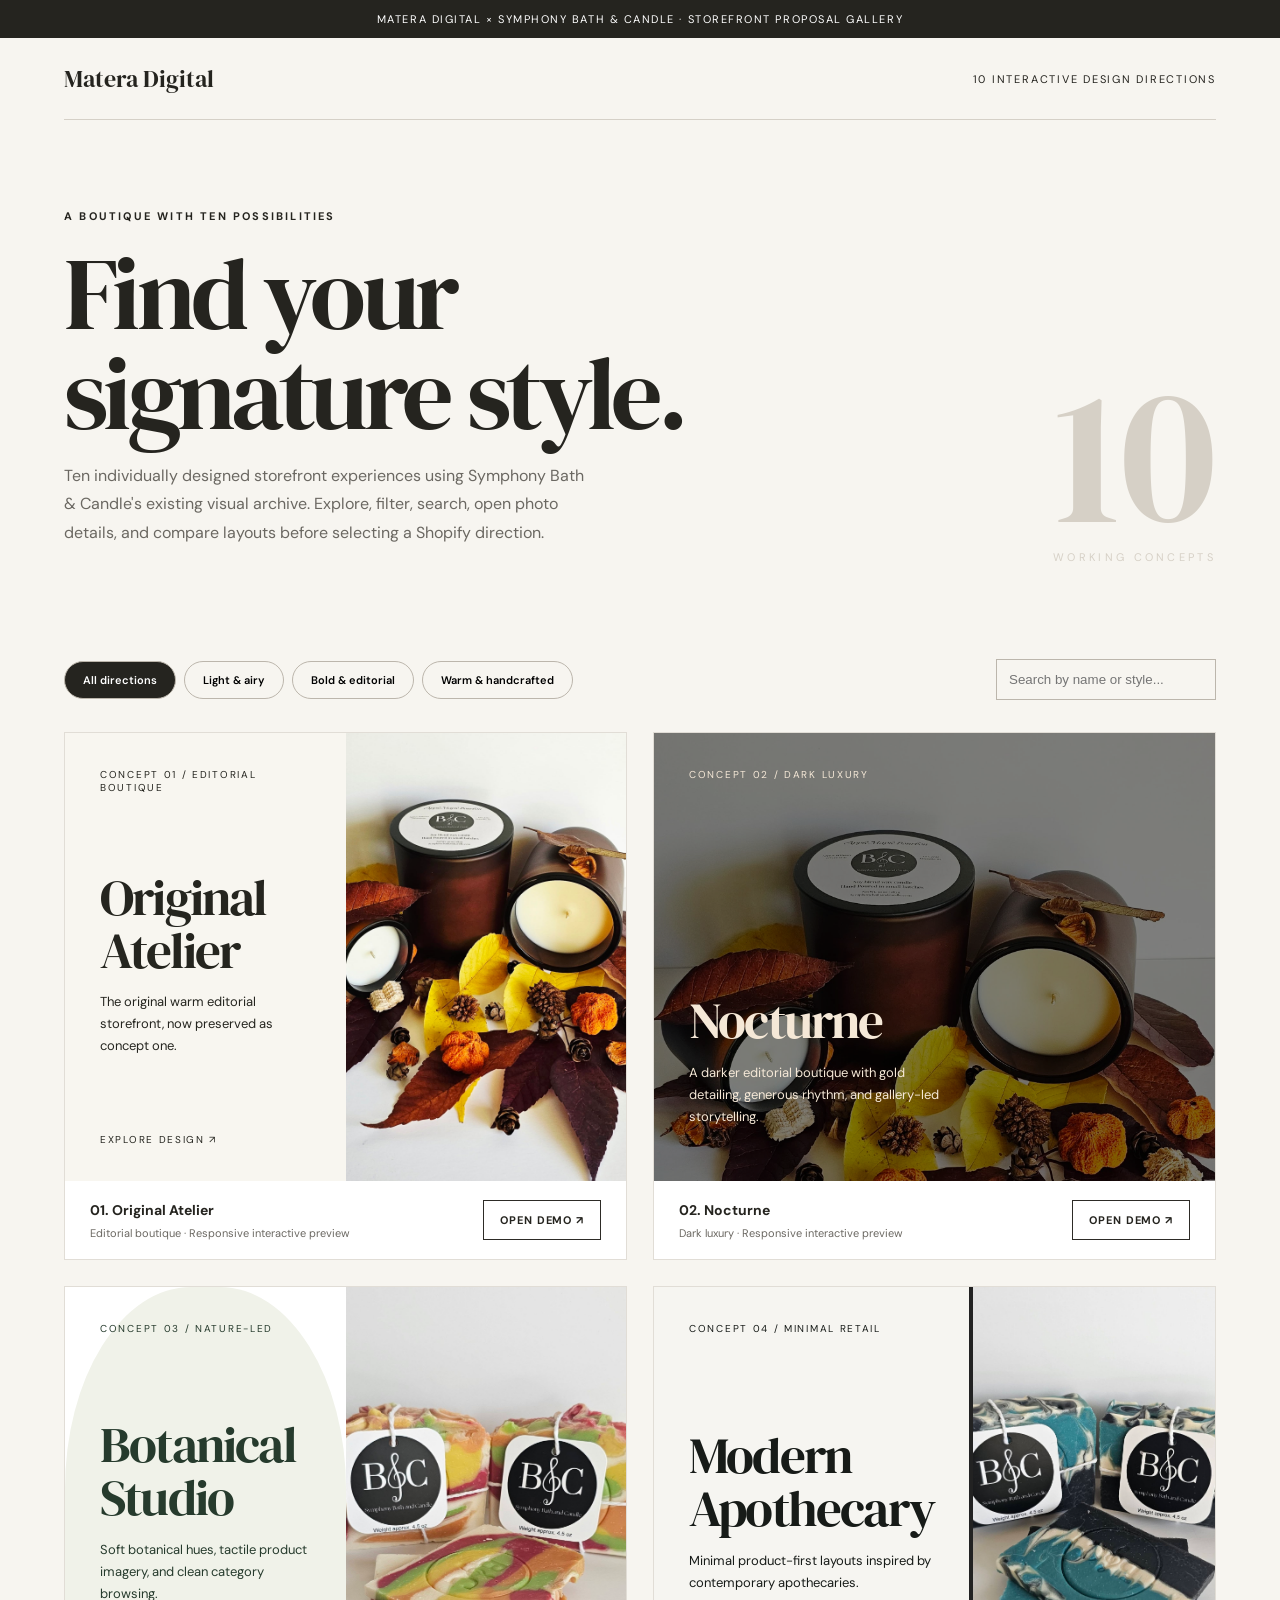
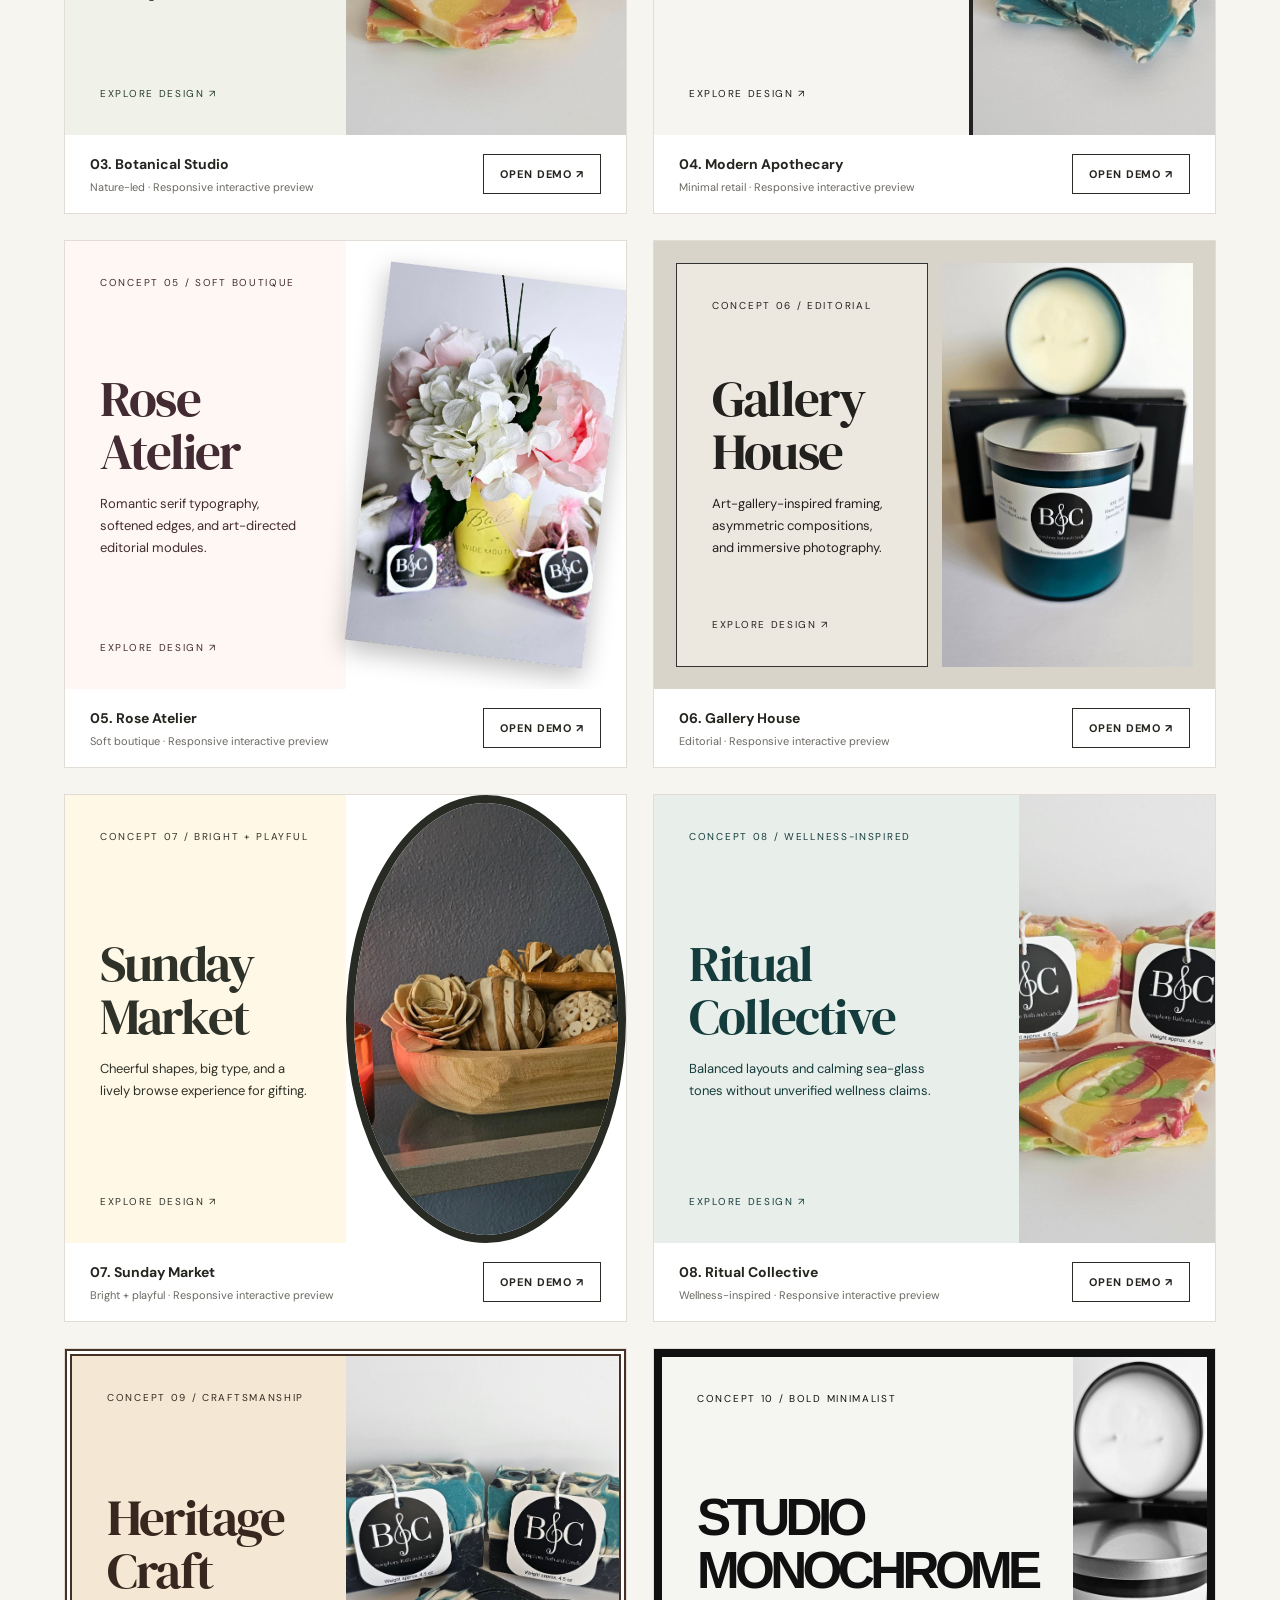
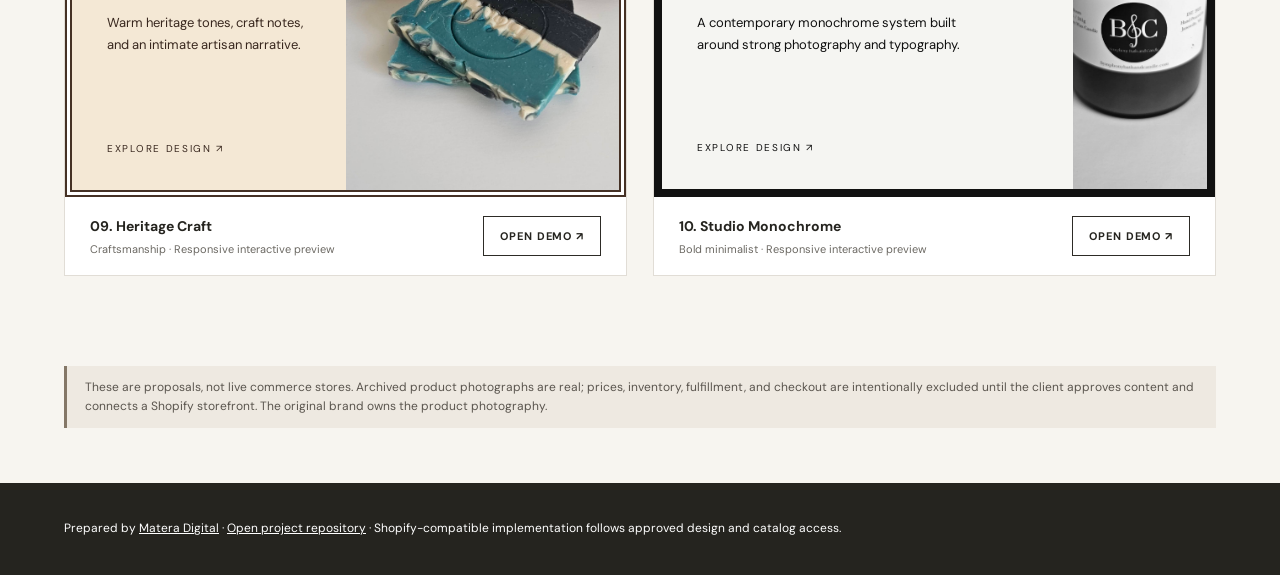
<file: index.html>
<!doctype html><html lang="en"><head><meta charset="utf-8"><meta name="viewport" content="width=device-width,initial-scale=1"><title>10 Symphony Bath & Candle Storefront Concepts | Matera Digital</title><link href="https://fonts.googleapis.com/css2?family=DM+Sans:wght@400;500;600;700&family=DM+Serif+Display&display=swap" rel="stylesheet"><style>*{box-sizing:border-box}body{margin:0;background:#f7f5f0;color:#25241f;font:15px 'DM Sans',Arial,sans-serif}a{color:inherit;text-decoration:none}.wrap{max-width:1480px;margin:auto;padding:0 clamp(20px,5vw,82px)}.top{padding:12px;text-align:center;background:#25241f;color:#fff;font-size:11px;letter-spacing:.14em;text-transform:uppercase}.header{display:flex;justify-content:space-between;align-items:center;padding-block:24px;border-bottom:1px solid #d5d0c7;gap:20px}.brand{font:24px 'DM Serif Display',serif}.header small{font-size:11px;letter-spacing:.16em;text-transform:uppercase}.hero{padding:85px 0 65px;display:grid;grid-template-columns:1.3fr 1fr;gap:50px;align-items:end}.eyebrow{font-size:11px;font-weight:700;letter-spacing:.2em;text-transform:uppercase}.hero h1{font:400 clamp(57px,8vw,124px)/.98 'DM Serif Display',serif;letter-spacing:-.045em;margin:18px 0}.hero p{font-size:16px;line-height:1.8;max-width:530px;color:#6b6862}.count{font:400 clamp(90px,15vw,220px)/.8 'DM Serif Display';text-align:right;color:#d6d0c6}.toolbar{display:flex;justify-content:space-between;align-items:center;gap:14px;margin:30px 0 32px;flex-wrap:wrap}.filters{display:flex;gap:8px;flex-wrap:wrap}.filter{background:transparent;border:1px solid #bcb6ac;border-radius:99px;padding:11px 18px;font:600 11px 'DM Sans';cursor:pointer}.filter.on,.filter:hover{background:#25241f;color:#fff}input{padding:12px;border:1px solid #bcb6ac;background:transparent;min-width:220px}.grid{display:grid;grid-template-columns:repeat(2,minmax(0,1fr));gap:26px;margin-bottom:90px}.card{background:white;border:1px solid #e1ddd6;overflow:hidden;transition:transform .2s,box-shadow .2s}.card:hover{transform:translateY(-5px);box-shadow:0 12px 35px #0001}.visual{height:clamp(290px,35vw,450px);display:grid;grid-template-columns:1fr 1fr;overflow:hidden}.visual img{width:100%;height:100%;object-fit:cover}.cover{padding:35px;display:flex;flex-direction:column;justify-content:space-between}.cover h2{font:400 clamp(35px,4vw,64px)/1.04 'DM Serif Display';letter-spacing:-.035em;margin:14px 0}.cover p{font-size:13px;line-height:1.7;max-width:270px}.theme-tag{font-size:10px;letter-spacing:.17em;text-transform:uppercase}.meta{padding:19px 25px;display:flex;justify-content:space-between;align-items:center;gap:10px}.meta strong{font-size:14px}.meta span{display:block;font-size:11px;color:#6b6862;margin-top:6px}.open{border:1px solid #2d2b26;padding:12px 16px;font:700 11px 'DM Sans';letter-spacing:.08em;text-transform:uppercase;white-space:nowrap}.open:hover{background:#25241f;color:white}.footer{background:#25241f;color:white;padding:35px 0;font-size:12px;line-height:1.8}.footer a{text-decoration:underline}.notice{border-left:3px solid #847767;padding:12px 18px;background:#eee9e1;color:#5a554e;font-size:12px;line-height:1.6;margin-bottom:55px}@media(max-width:850px){.hero{grid-template-columns:1fr}.count{text-align:left}.grid{grid-template-columns:1fr}}@media(max-width:480px){.visual{height:315px}.cover{padding:19px}.cover h2{font-size:34px}.cover p{font-size:11px}.meta{padding:15px}.open{padding:9px}.hero{padding-top:50px}.header{display:block}.header small{display:block;margin-top:8px}}.card:nth-child(2) .visual{grid-template-columns:1fr}.card:nth-child(2) .visual img{grid-row:1;grid-column:1;filter:brightness(.5)}.card:nth-child(2) .cover{grid-row:1;grid-column:1;color:#f5e8d7!important;background:transparent!important;z-index:1}.card:nth-child(3) .visual .cover{border-radius:45% 45% 0 0}.card:nth-child(4) .visual{grid-template-columns:1fr 1fr}.card:nth-child(4) .cover{border-right:4px solid #222}.card:nth-child(5) .visual img{transform:rotate(7deg) scale(.85);box-shadow:0 10px 30px #0004}.card:nth-child(6) .visual{padding:22px;background:#d9d4ca;gap:14px}.card:nth-child(6) .cover{border:1px solid #333}.card:nth-child(7) .visual img{border-radius:50%;border:8px solid #282b24}.card:nth-child(8) .visual{grid-template-columns:65% 35%}.card:nth-child(9) .visual{border:7px double #453125}.card:nth-child(10) .visual{border:8px solid #111}.card:nth-child(10) .cover h2{font-family:Arial,sans-serif;font-weight:900;text-transform:uppercase;letter-spacing:-.09em}.card:nth-child(10) .visual img{filter:grayscale(1)}.card[hidden]{display:none!important}</style></head><body><div class="top">Matera Digital × Symphony Bath & Candle · Storefront proposal gallery</div><div class="wrap"><header class="header"><a class="brand" href="https://bradleymatera.dev/">Matera Digital</a><small>10 interactive design directions</small></header><section class="hero"><div><span class="eyebrow">A boutique with ten possibilities</span><h1>Find your signature style.</h1><p>Ten individually designed storefront experiences using Symphony Bath & Candle's existing visual archive. Explore, filter, search, open photo details, and compare layouts before selecting a Shopify direction.</p></div><div class="count">10<span style="font:11px DM Sans;display:block;letter-spacing:.3em;text-transform:uppercase;margin-top:18px">working concepts</span></div></section><div class="toolbar"><div class="filters"><button class="filter on" data-kind="all">All directions</button><button class="filter" data-kind="light">Light & airy</button><button class="filter" data-kind="bold">Bold & editorial</button><button class="filter" data-kind="warm">Warm & handcrafted</button></div><input id="search" type="search" aria-label="Search design concepts" placeholder="Search by name or style..."></div><div class="grid" id="grid"><article class="card" data-kind="warm" data-name="original atelier editorial boutique"><a class="visual" title="Editorial journal" href="demos/atelier/" aria-label="Open Original Atelier"><div class="cover" style="background:#f8f6f0;color:#25251f"><span class="theme-tag">Concept 01 / Editorial boutique</span><div><h2>Original Atelier</h2><p>The original warm editorial storefront, now preserved as concept one.</p></div><span class="theme-tag">Explore design ↗</span></div><img loading="lazy" src="assets/facebook-full/1070759129126916.jpg" alt="Symphony Bath & Candle product photography"></a><div class="meta"><div><strong>01. Original Atelier</strong><span>Editorial boutique · Responsive interactive preview</span></div><a class="open" href="demos/atelier/">Open demo ↗</a></div></article><article class="card" data-kind="bold" data-name="nocturne dark luxury"><a class="visual" title="Full-screen cinema" href="demos/nocturne/" aria-label="Open Nocturne"><div class="cover" style="background:#111612;color:#f1ebdc"><span class="theme-tag">Concept 02 / Dark luxury</span><div><h2>Nocturne</h2><p>A darker editorial boutique with gold detailing, generous rhythm, and gallery-led storytelling.</p></div><span class="theme-tag">Explore design ↗</span></div><img loading="lazy" src="assets/facebook-full/1070759129126916.jpg" alt="Symphony Bath & Candle product photography"></a><div class="meta"><div><strong>02. Nocturne</strong><span>Dark luxury · Responsive interactive preview</span></div><a class="open" href="demos/nocturne/">Open demo ↗</a></div></article><article class="card" data-kind="light" data-name="botanical studio nature-led"><a class="visual" title="Organic orbit" href="demos/botanical/" aria-label="Open Botanical Studio"><div class="cover" style="background:#f0f2e9;color:#263b2d"><span class="theme-tag">Concept 03 / Nature-led</span><div><h2>Botanical Studio</h2><p>Soft botanical hues, tactile product imagery, and clean category browsing.</p></div><span class="theme-tag">Explore design ↗</span></div><img loading="lazy" src="assets/facebook-full/1074339158768913.jpg" alt="Symphony Bath & Candle product photography"></a><div class="meta"><div><strong>03. Botanical Studio</strong><span>Nature-led · Responsive interactive preview</span></div><a class="open" href="demos/botanical/">Open demo ↗</a></div></article><article class="card" data-kind="light" data-name="modern apothecary minimal retail"><a class="visual" title="Horizontal catalogue" href="demos/modern-apothecary/" aria-label="Open Modern Apothecary"><div class="cover" style="background:#f6f5f1;color:#171b18"><span class="theme-tag">Concept 04 / Minimal retail</span><div><h2>Modern Apothecary</h2><p>Minimal product-first layouts inspired by contemporary apothecaries.</p></div><span class="theme-tag">Explore design ↗</span></div><img loading="lazy" src="assets/facebook-full/1074339202102242.jpg" alt="Symphony Bath & Candle product photography"></a><div class="meta"><div><strong>04. Modern Apothecary</strong><span>Minimal retail · Responsive interactive preview</span></div><a class="open" href="demos/modern-apothecary/">Open demo ↗</a></div></article><article class="card" data-kind="light" data-name="rose atelier soft boutique"><a class="visual" title="Scrapbook collage" href="demos/rose-atelier/" aria-label="Open Rose Atelier"><div class="cover" style="background:#fff7f3;color:#422b32"><span class="theme-tag">Concept 05 / Soft boutique</span><div><h2>Rose Atelier</h2><p>Romantic serif typography, softened edges, and art-directed editorial modules.</p></div><span class="theme-tag">Explore design ↗</span></div><img loading="lazy" src="assets/facebook-full/367808329422003.jpg" alt="Symphony Bath & Candle product photography"></a><div class="meta"><div><strong>05. Rose Atelier</strong><span>Soft boutique · Responsive interactive preview</span></div><a class="open" href="demos/rose-atelier/">Open demo ↗</a></div></article><article class="card" data-kind="warm" data-name="gallery house editorial"><a class="visual" title="Museum exhibition" href="demos/gallery-house/" aria-label="Open Gallery House"><div class="cover" style="background:#ece8e0;color:#23211e"><span class="theme-tag">Concept 06 / Editorial</span><div><h2>Gallery House</h2><p>Art-gallery-inspired framing, asymmetric compositions, and immersive photography.</p></div><span class="theme-tag">Explore design ↗</span></div><img loading="lazy" src="assets/facebook-full/1071720139030815.jpg" alt="Symphony Bath & Candle product photography"></a><div class="meta"><div><strong>06. Gallery House</strong><span>Editorial · Responsive interactive preview</span></div><a class="open" href="demos/gallery-house/">Open demo ↗</a></div></article><article class="card" data-kind="warm" data-name="sunday market bright + playful"><a class="visual" title="Pop-art circles" href="demos/sunday-market/" aria-label="Open Sunday Market"><div class="cover" style="background:#fff8e7;color:#2f3229"><span class="theme-tag">Concept 07 / Bright + playful</span><div><h2>Sunday Market</h2><p>Cheerful shapes, big type, and a lively browse experience for gifting.</p></div><span class="theme-tag">Explore design ↗</span></div><img loading="lazy" src="assets/facebook-full/1070758492460313.jpg" alt="Symphony Bath & Candle product photography"></a><div class="meta"><div><strong>07. Sunday Market</strong><span>Bright + playful · Responsive interactive preview</span></div><a class="open" href="demos/sunday-market/">Open demo ↗</a></div></article><article class="card" data-kind="light" data-name="ritual collective wellness-inspired"><a class="visual" title="Minimalist zen" href="demos/ritual-collective/" aria-label="Open Ritual Collective"><div class="cover" style="background:#e8eee9;color:#153c3c"><span class="theme-tag">Concept 08 / Wellness-inspired</span><div><h2>Ritual Collective</h2><p>Balanced layouts and calming sea-glass tones without unverified wellness claims.</p></div><span class="theme-tag">Explore design ↗</span></div><img loading="lazy" src="assets/facebook-full/1074339158768913.jpg" alt="Symphony Bath & Candle product photography"></a><div class="meta"><div><strong>08. Ritual Collective</strong><span>Wellness-inspired · Responsive interactive preview</span></div><a class="open" href="demos/ritual-collective/">Open demo ↗</a></div></article><article class="card" data-kind="warm" data-name="heritage craft craftsmanship"><a class="visual" title="Newspaper broadsheet" href="demos/heritage-craft/" aria-label="Open Heritage Craft"><div class="cover" style="background:#f4e8d5;color:#38271e"><span class="theme-tag">Concept 09 / Craftsmanship</span><div><h2>Heritage Craft</h2><p>Warm heritage tones, craft notes, and an intimate artisan narrative.</p></div><span class="theme-tag">Explore design ↗</span></div><img loading="lazy" src="assets/facebook-full/1074339202102242.jpg" alt="Symphony Bath & Candle product photography"></a><div class="meta"><div><strong>09. Heritage Craft</strong><span>Craftsmanship · Responsive interactive preview</span></div><a class="open" href="demos/heritage-craft/">Open demo ↗</a></div></article><article class="card" data-kind="bold" data-name="studio monochrome bold minimalist"><a class="visual" title="Brutalist typography" href="demos/studio-monochrome/" aria-label="Open Studio Monochrome"><div class="cover" style="background:#f5f5f2;color:#101010"><span class="theme-tag">Concept 10 / Bold minimalist</span><div><h2>Studio Monochrome</h2><p>A contemporary monochrome system built around strong photography and typography.</p></div><span class="theme-tag">Explore design ↗</span></div><img loading="lazy" src="assets/facebook-full/1071720139030815.jpg" alt="Symphony Bath & Candle product photography"></a><div class="meta"><div><strong>10. Studio Monochrome</strong><span>Bold minimalist · Responsive interactive preview</span></div><a class="open" href="demos/studio-monochrome/">Open demo ↗</a></div></article></div><div class="notice">These are proposals, not live commerce stores. Archived product photographs are real; prices, inventory, fulfillment, and checkout are intentionally excluded until the client approves content and connects a Shopify storefront. The original brand owns the product photography.</div></div><footer class="footer"><div class="wrap">Prepared by <a href="https://bradleymatera.dev/">Matera Digital</a> · <a href="https://github.com/BradleyMatera/symphonycandle">Open project repository</a> · Shopify-compatible implementation follows approved design and catalog access.</div></footer><script>const buttons=document.querySelectorAll('.filter'),cards=[...document.querySelectorAll('.card')],search=document.getElementById('search');let kind='all';function update(){let q=search.value.toLowerCase();cards.forEach(x=>x.hidden=(kind!=='all'&&x.dataset.kind!==kind)||!x.dataset.name.includes(q))}buttons.forEach(b=>b.addEventListener('click',()=>{kind=b.dataset.kind;buttons.forEach(x=>x.classList.toggle('on',x===b));update()}));search.addEventListener('input',update);</script></body></html>
</file>
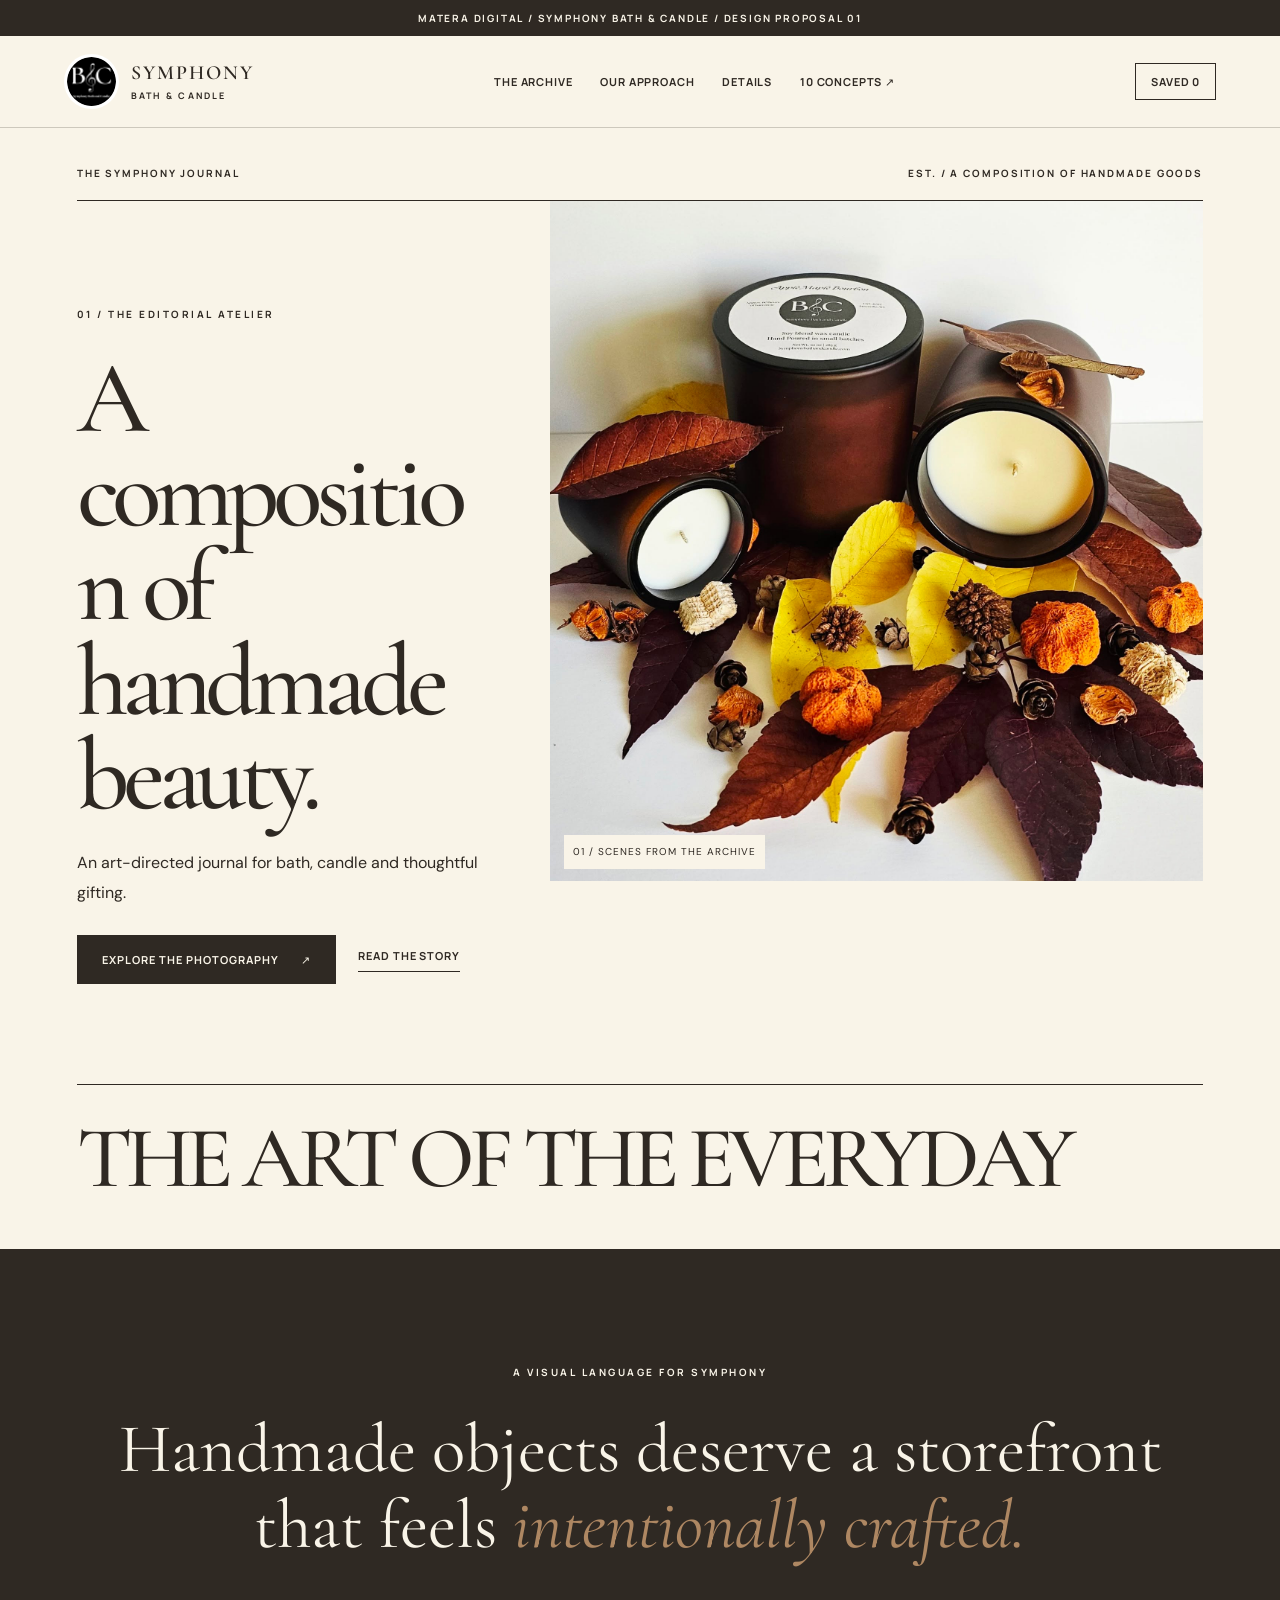
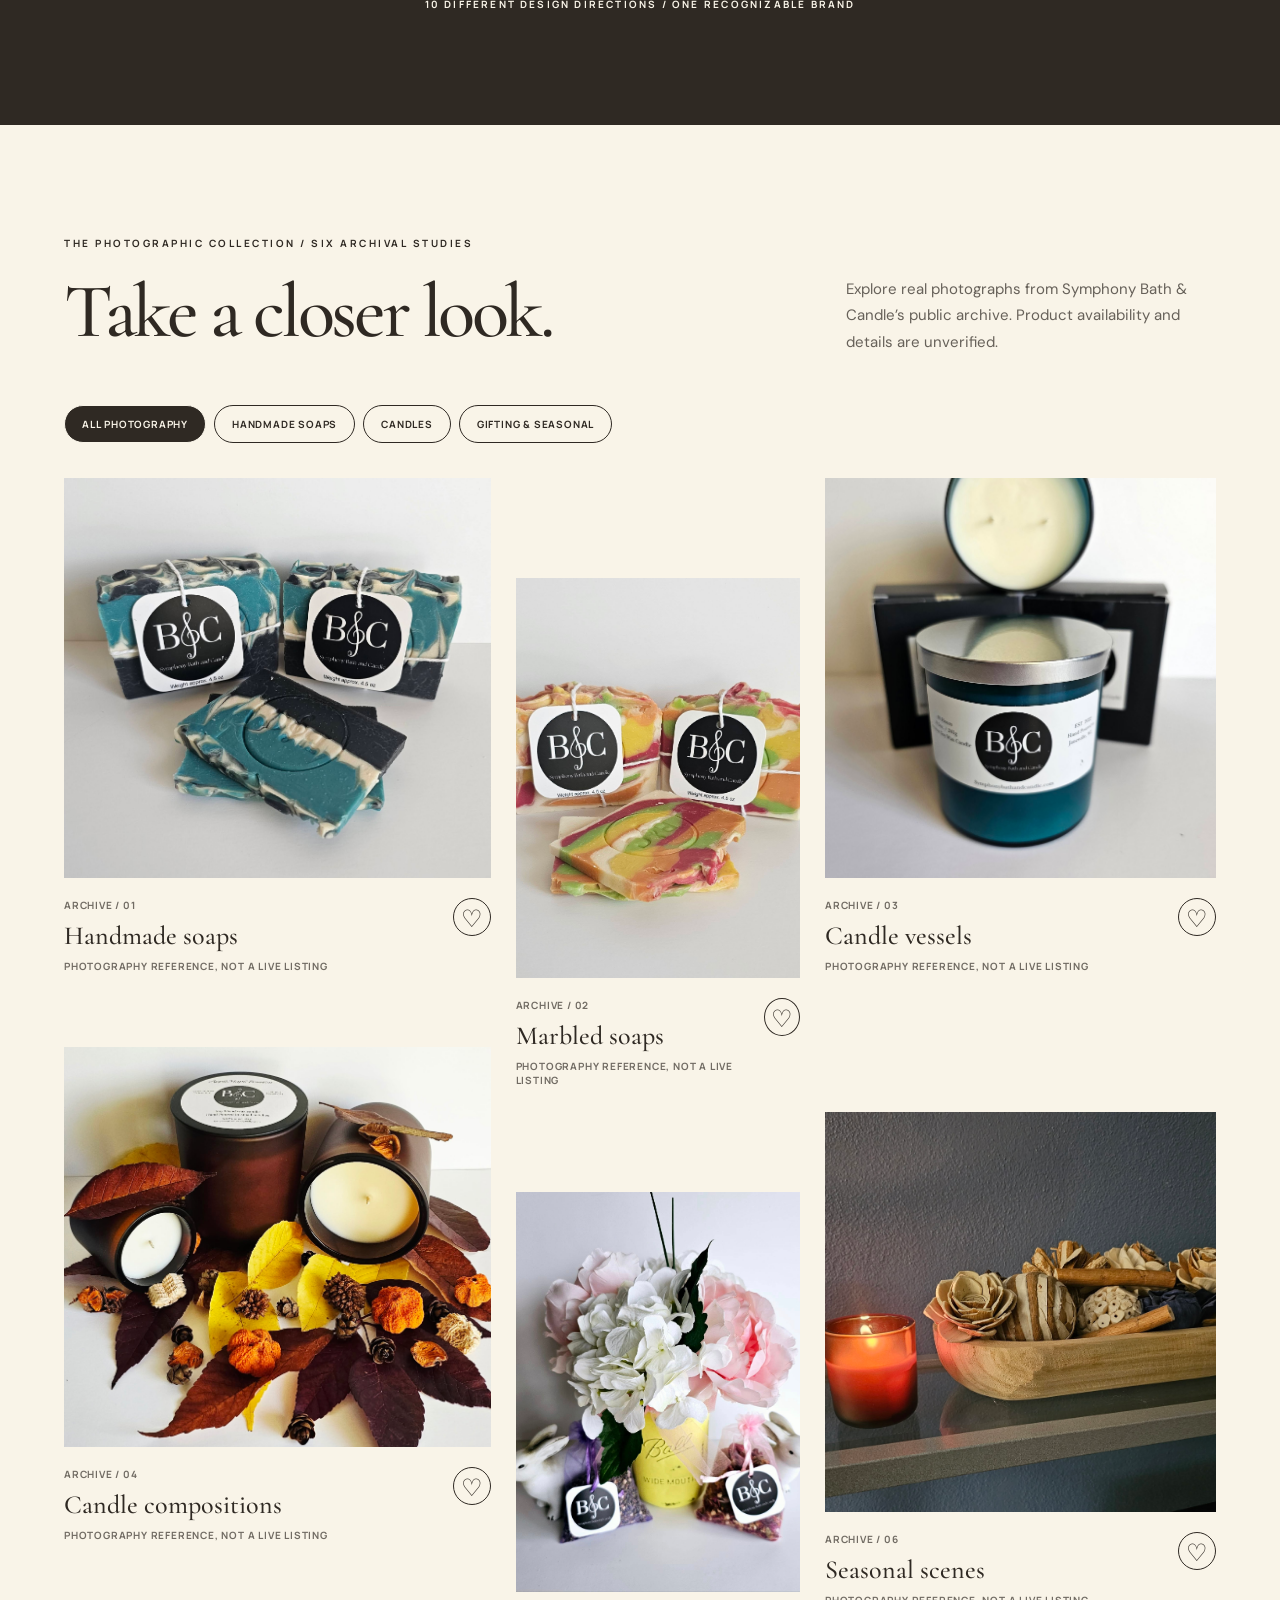
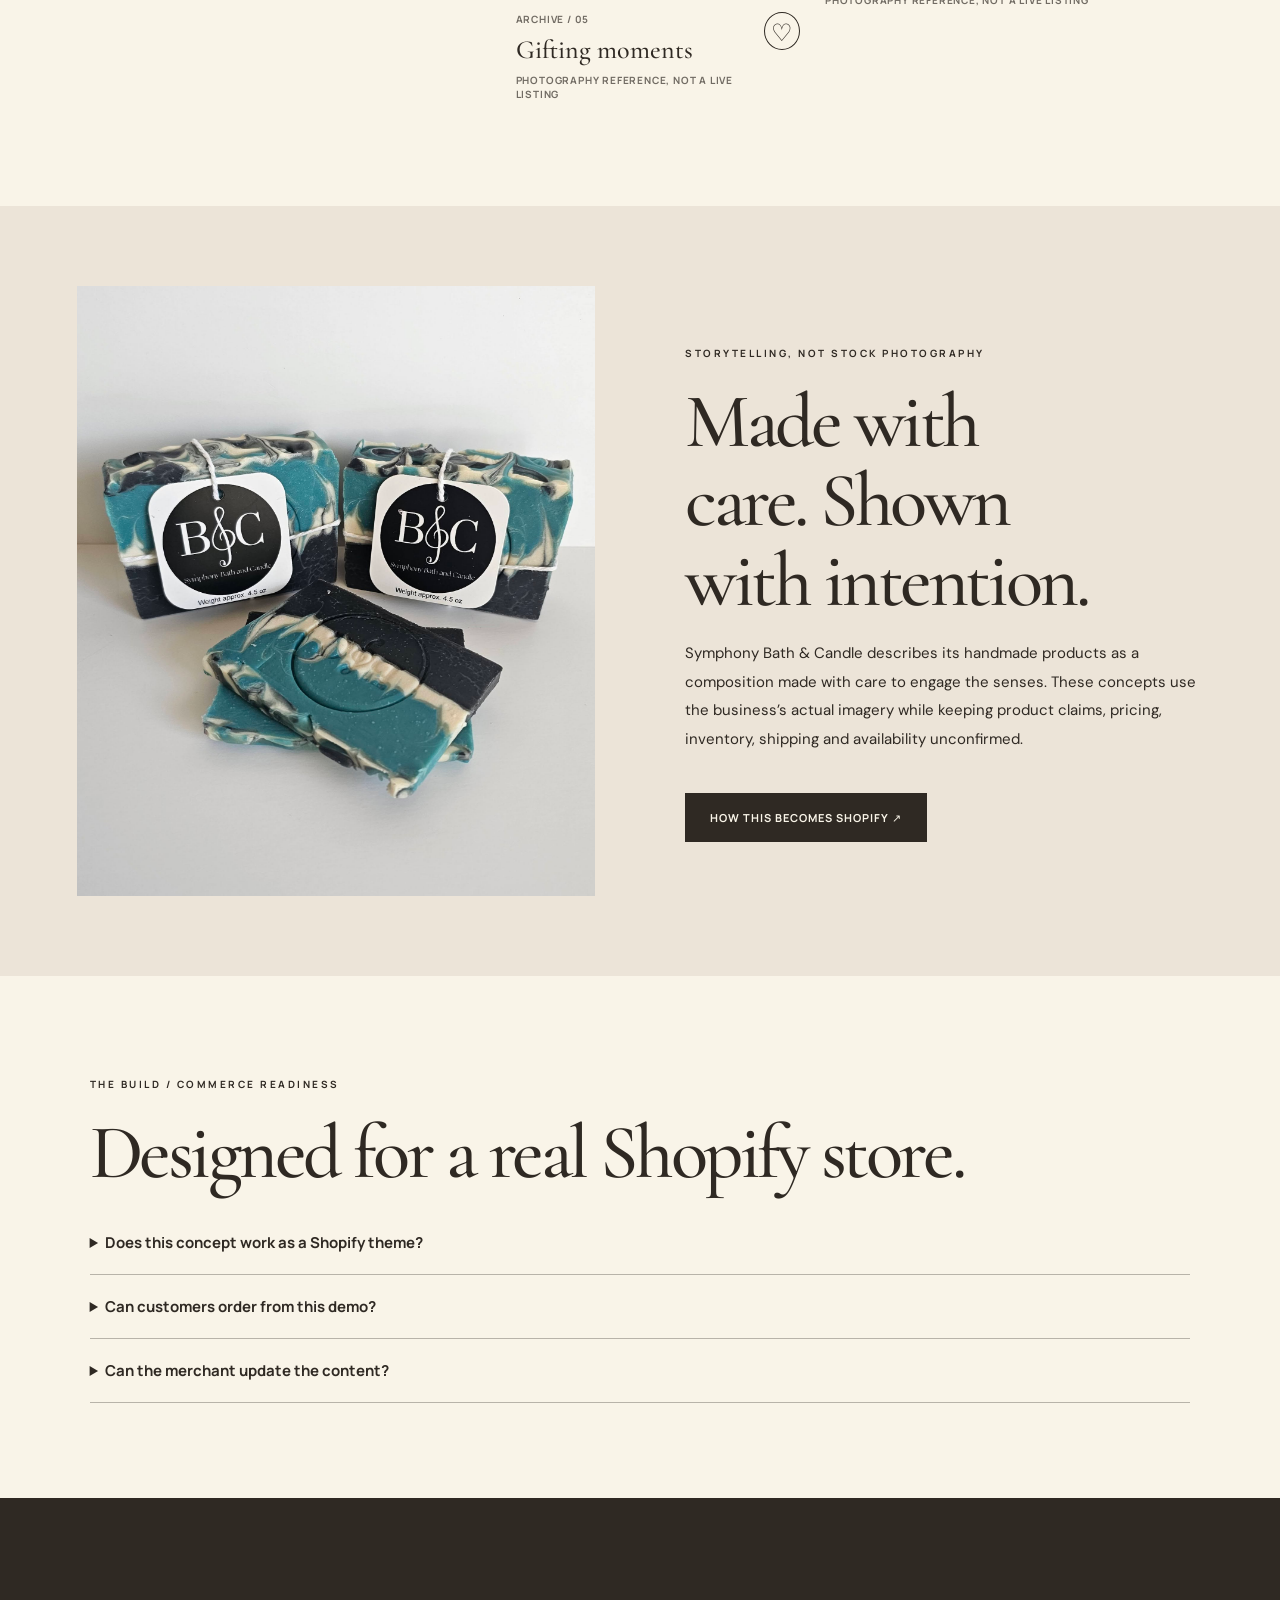
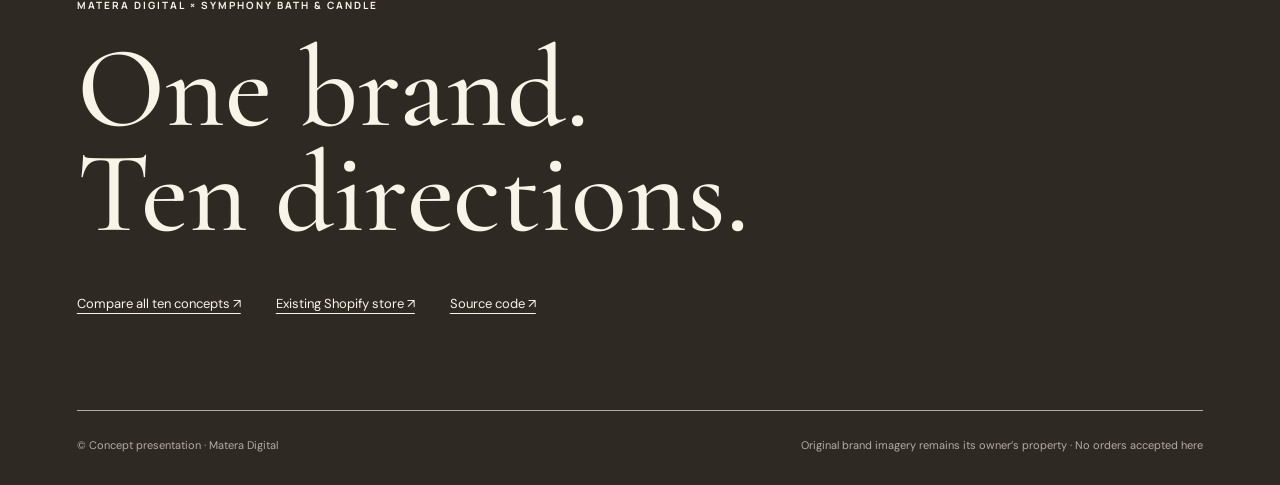
<file: demos/atelier/index.html>
<!doctype html><html lang="en"><head><meta charset="utf-8"><meta name="viewport" content="width=device-width,initial-scale=1"><meta name="description" content="Atelier: an interactive Symphony Bath & Candle design proposal by Matera Digital."><meta name="theme-color" content="#f9f4e8"><title>Atelier — Symphony Bath & Candle | Matera Digital</title><link rel="stylesheet" href="../../assets/showcase-v4.css"><style>:root{--bg:#f9f4e8;--ink:#2f2923;--accent:#ae8762;--panel:url('../../assets/concepts/atelier/editorial-panel.png');--texture:url('../../assets/concepts/atelier/signature-texture.png')}</style><link rel="stylesheet" href="../../assets/responsive-fixes.css"></head><body class="theme-editorial" data-concept="atelier"><div id="app"></div><script src="../../assets/showcase-v4.js" defer></script></body></html>
</file>
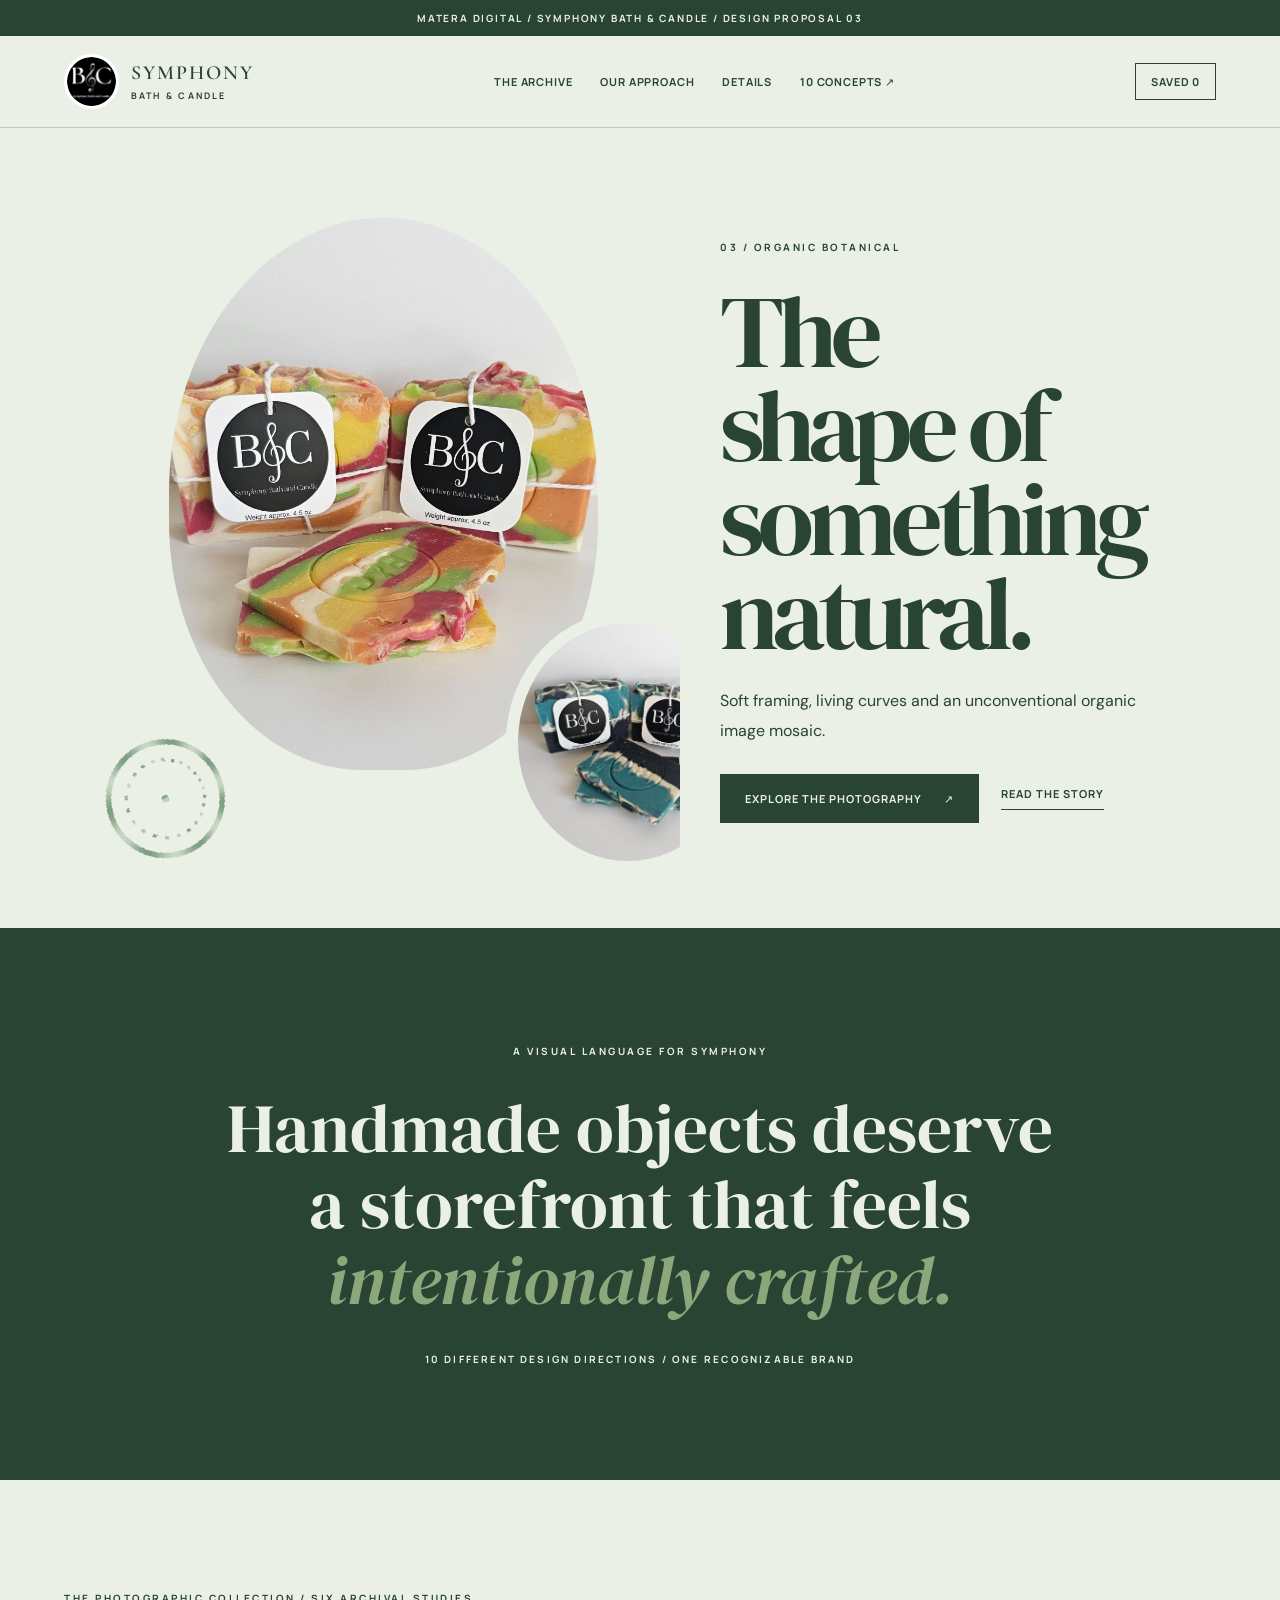
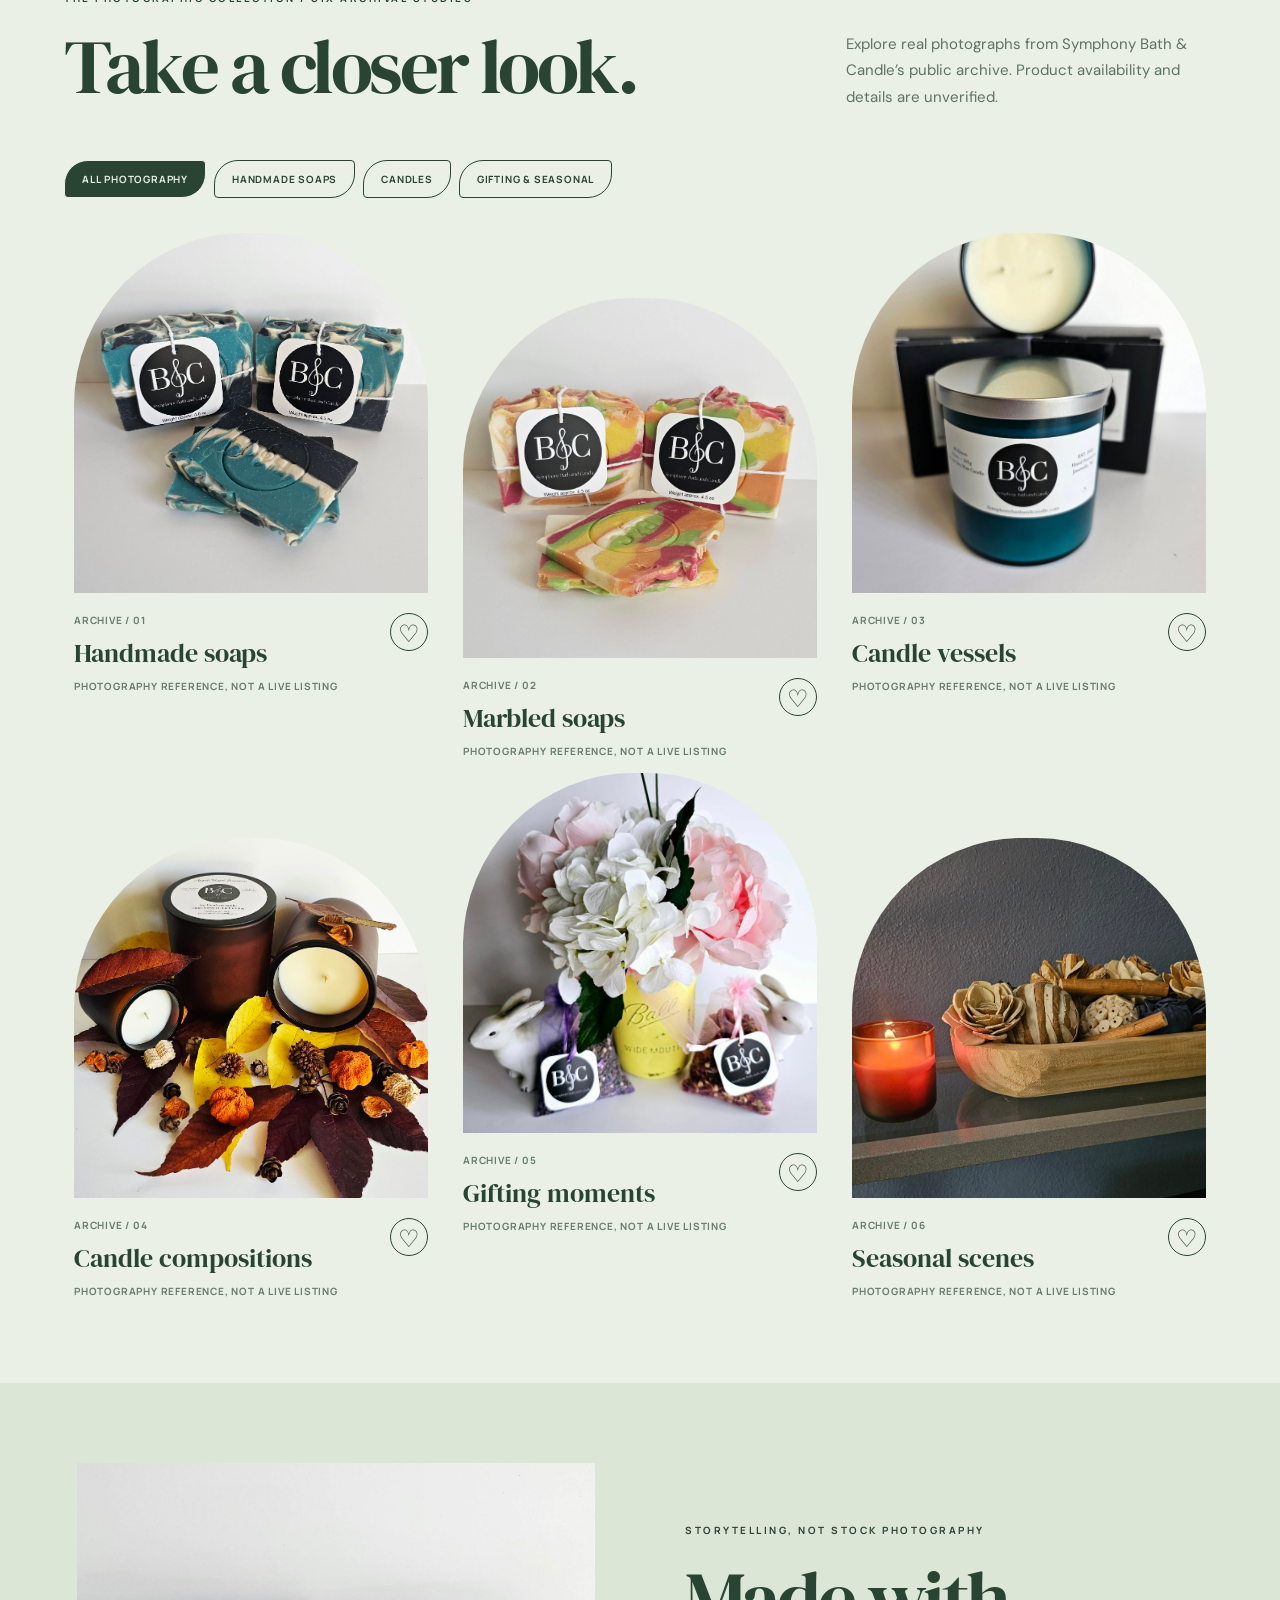
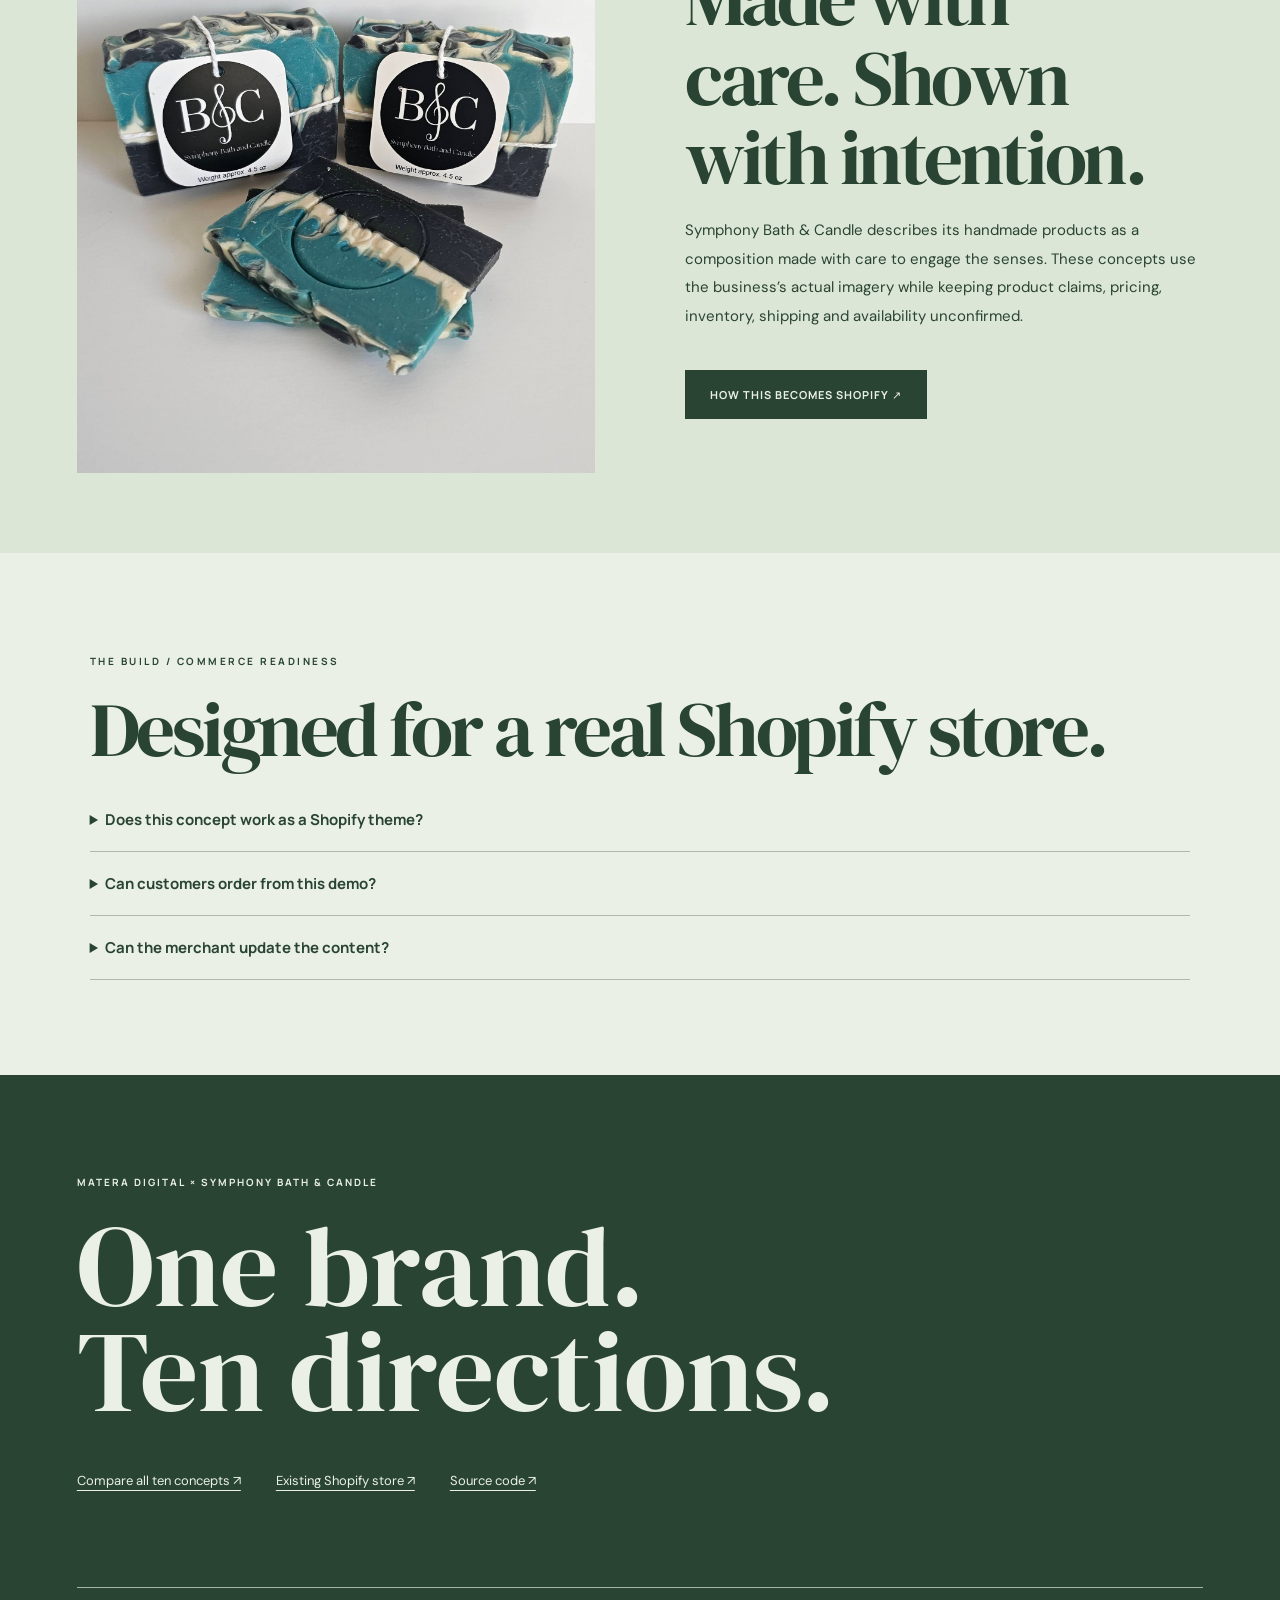
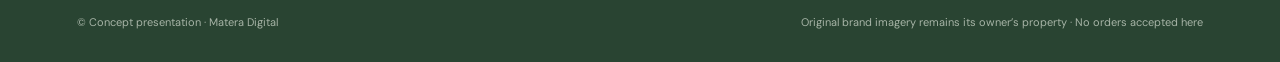
<file: demos/botanical/index.html>
<!doctype html><html lang="en"><head><meta charset="utf-8"><meta name="viewport" content="width=device-width,initial-scale=1"><meta name="description" content="Botanical Studio: an interactive Symphony Bath & Candle design proposal by Matera Digital."><meta name="theme-color" content="#eaf0e5"><title>Botanical Studio — Symphony Bath & Candle | Matera Digital</title><link rel="stylesheet" href="../../assets/showcase-v4.css"><style>:root{--bg:#eaf0e5;--ink:#294432;--accent:#8ca77c;--panel:url('../../assets/concepts/botanical/editorial-panel.png');--texture:url('../../assets/concepts/botanical/signature-texture.png')}</style><link rel="stylesheet" href="../../assets/responsive-fixes.css"></head><body class="theme-organic" data-concept="botanical"><div id="app"></div><script src="../../assets/showcase-v4.js" defer></script></body></html>
</file>
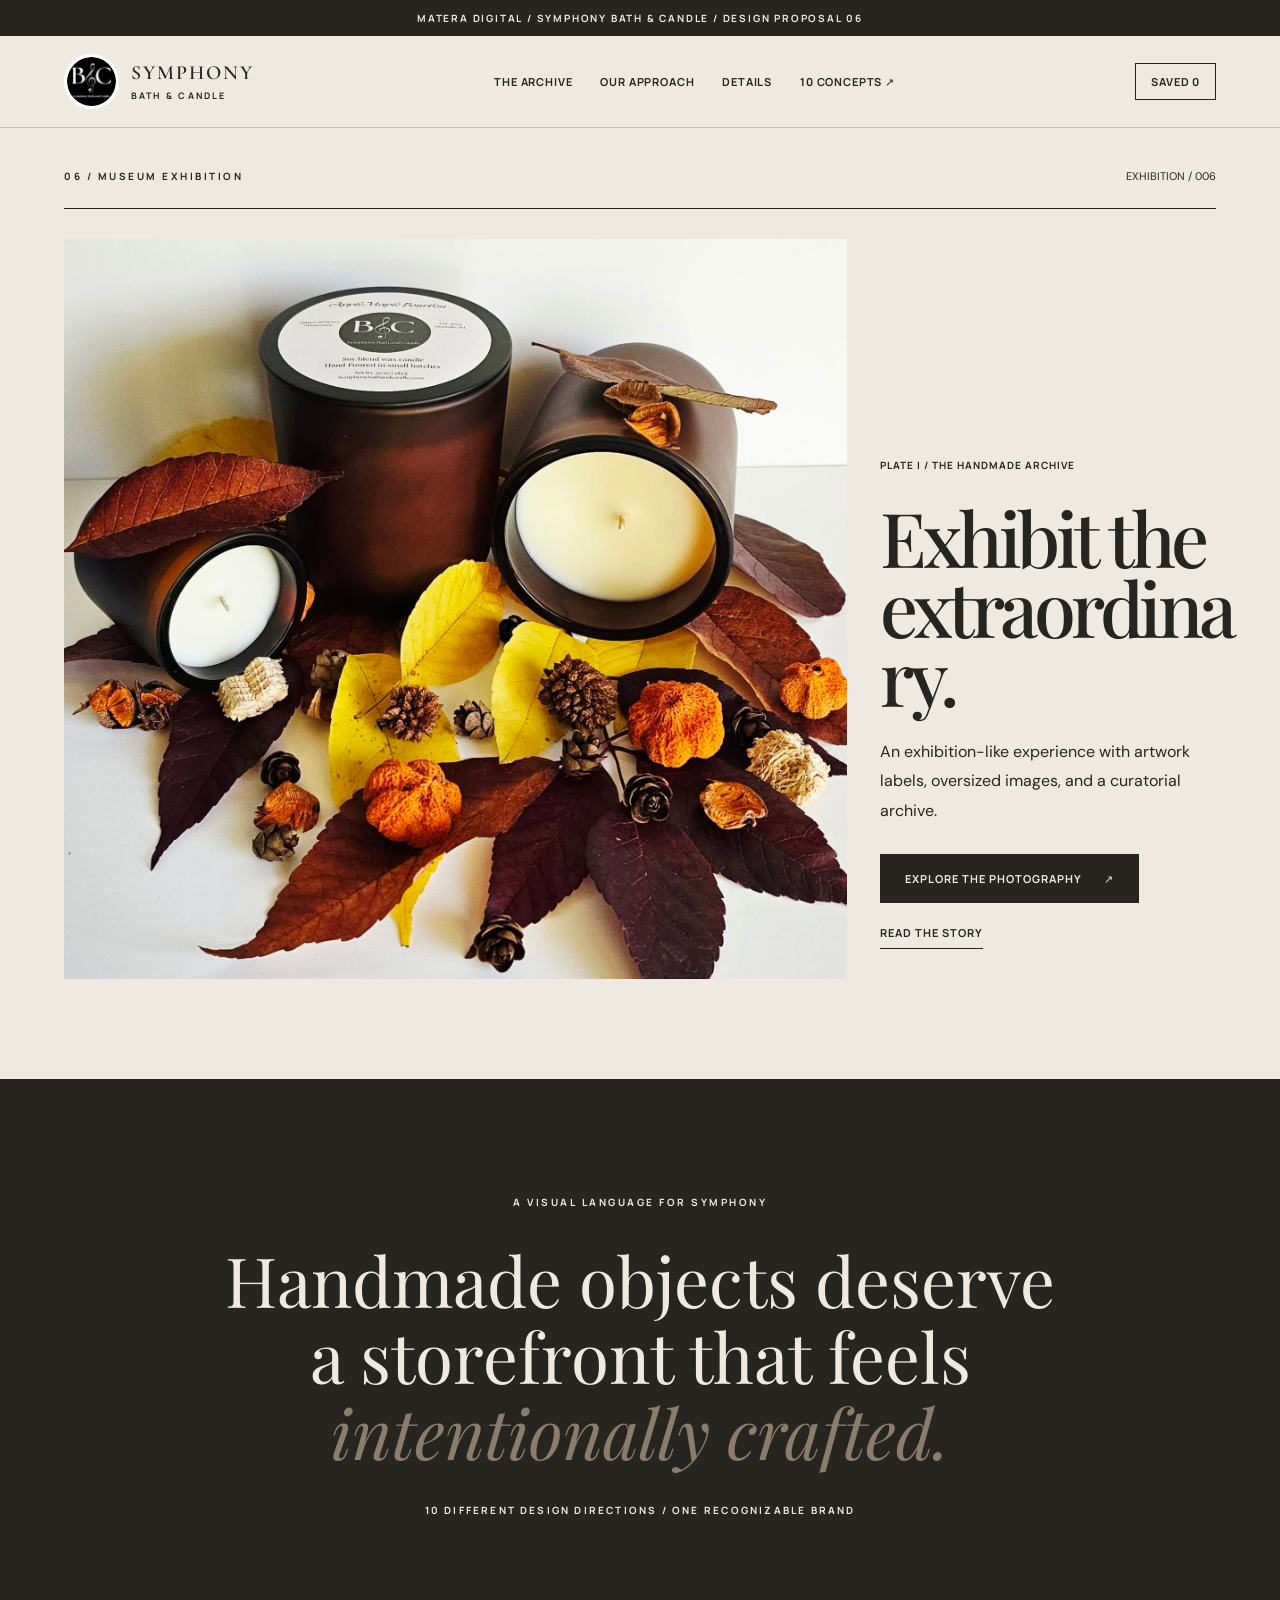
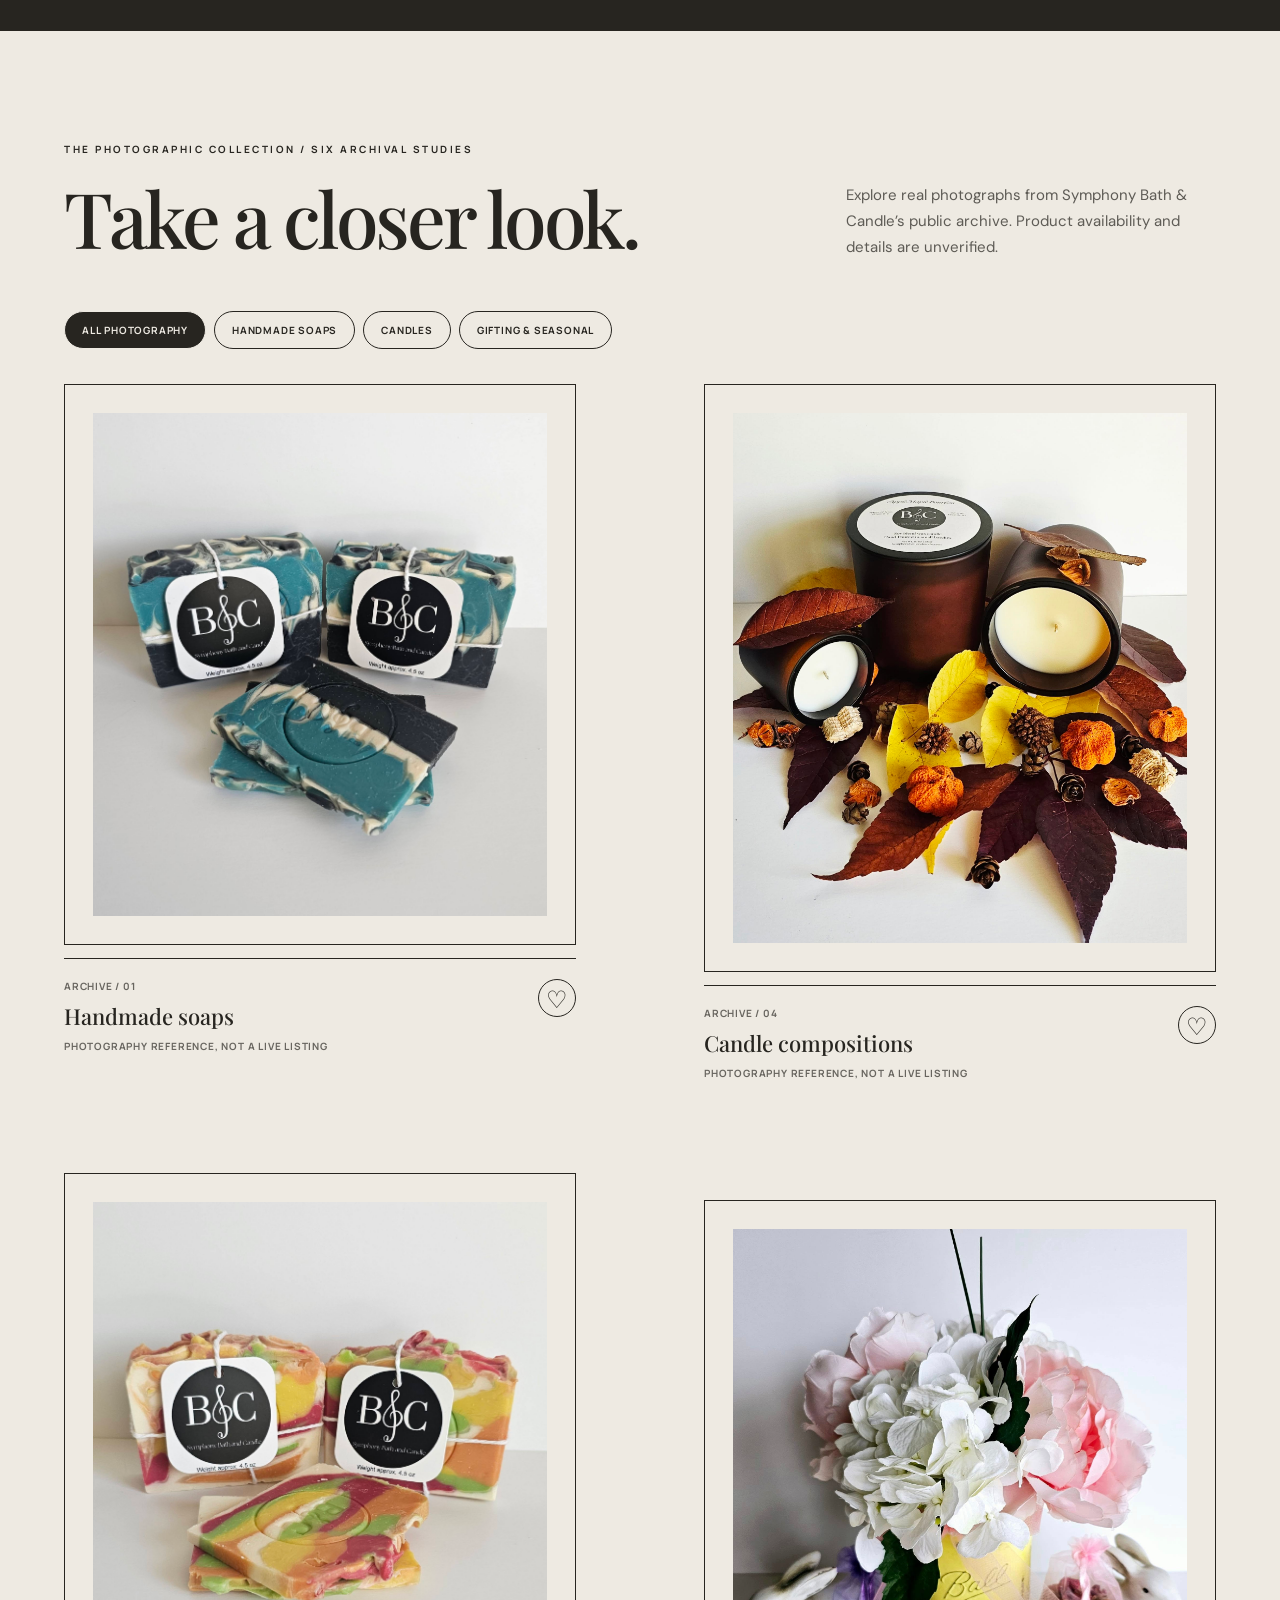
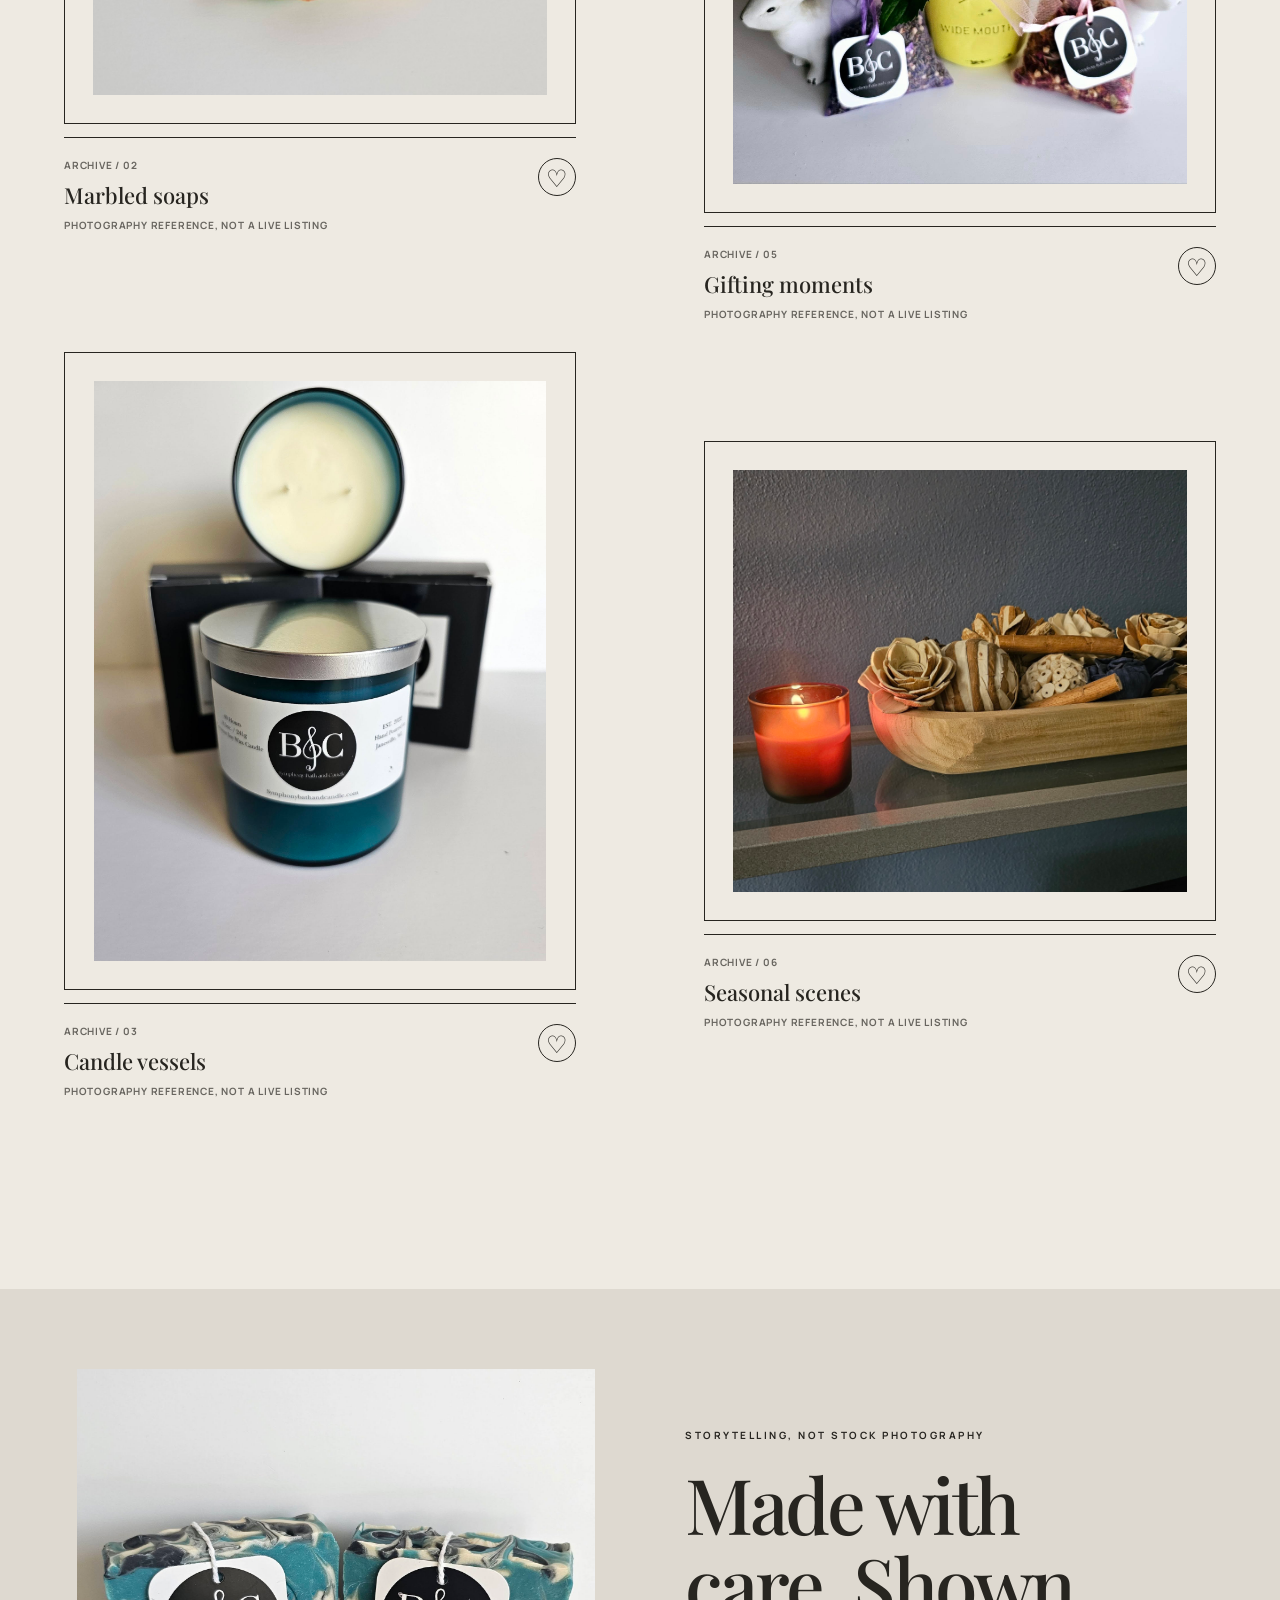
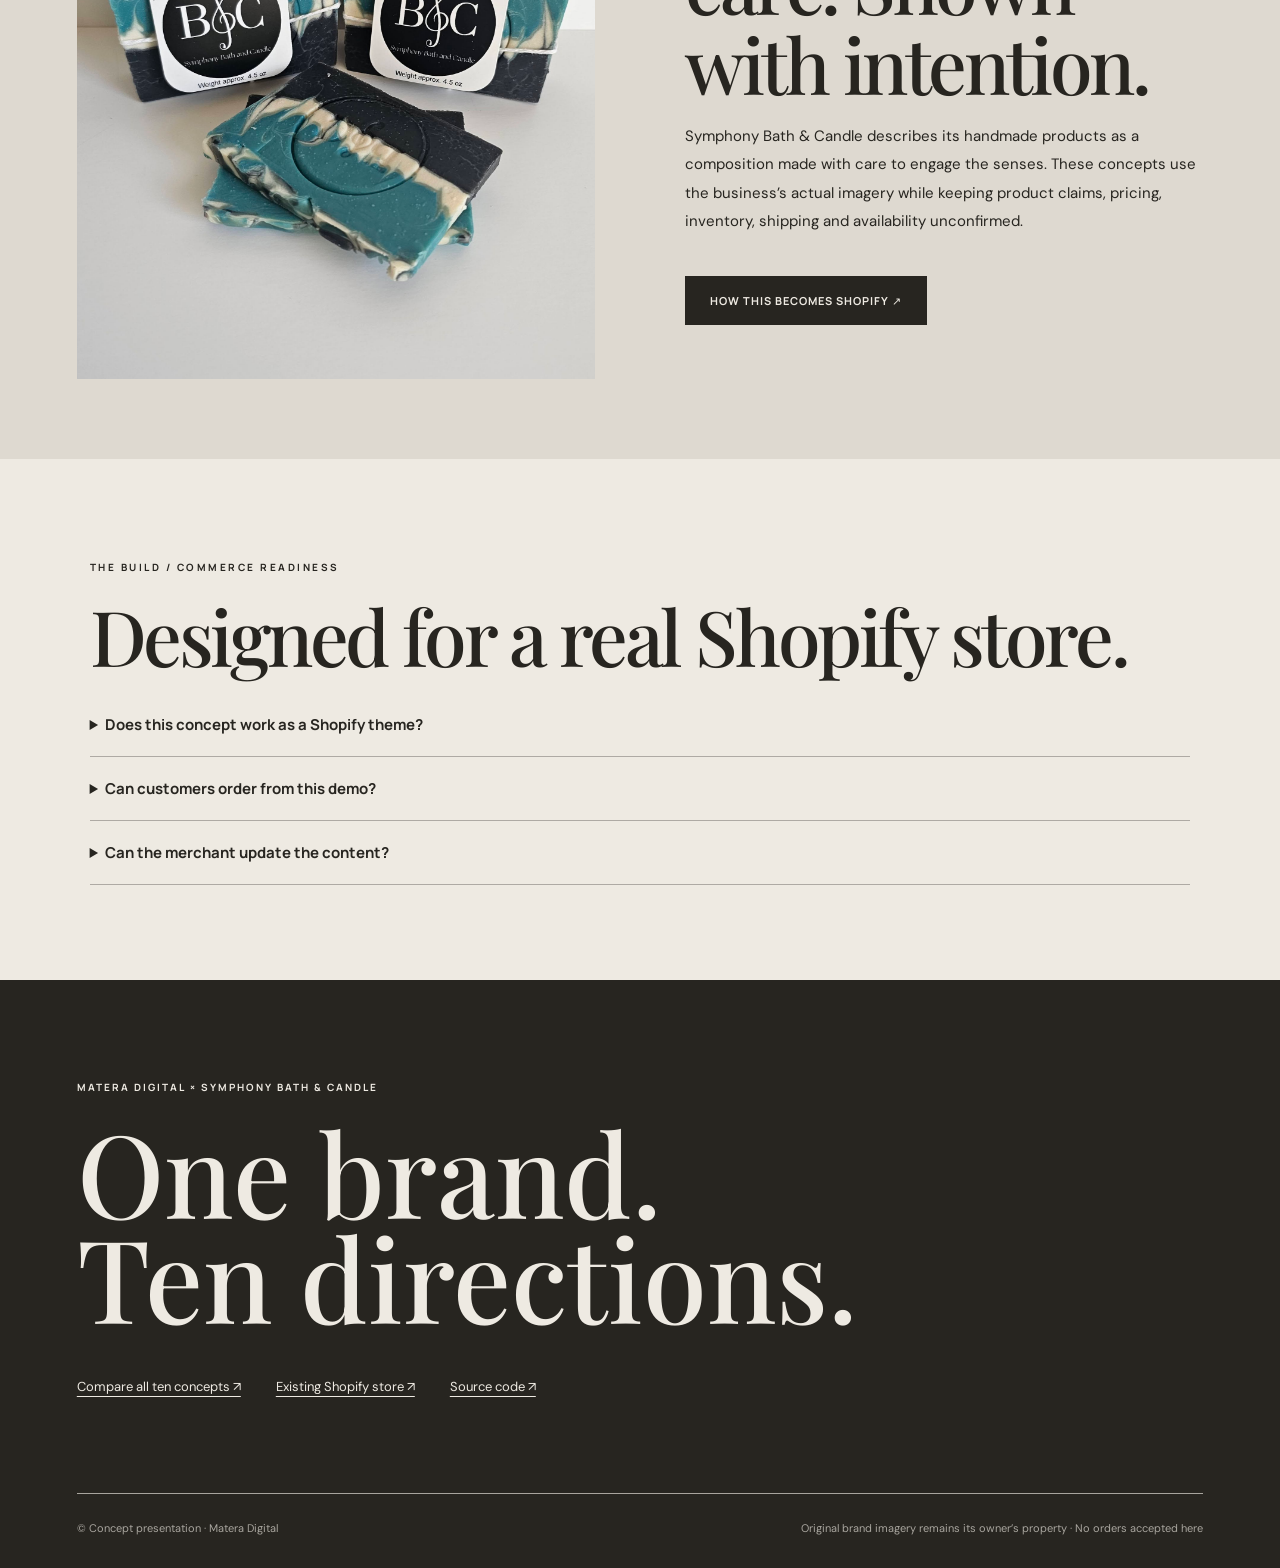
<file: demos/gallery-house/index.html>
<!doctype html><html lang="en"><head><meta charset="utf-8"><meta name="viewport" content="width=device-width,initial-scale=1"><meta name="description" content="Gallery House: an interactive Symphony Bath & Candle design proposal by Matera Digital."><meta name="theme-color" content="#eeeae2"><title>Gallery House — Symphony Bath & Candle | Matera Digital</title><link rel="stylesheet" href="../../assets/showcase-v4.css"><style>:root{--bg:#eeeae2;--ink:#272520;--accent:#8a7d6c;--panel:url('../../assets/concepts/gallery-house/editorial-panel.png');--texture:url('../../assets/concepts/gallery-house/signature-texture.png')}</style><link rel="stylesheet" href="../../assets/responsive-fixes.css"></head><body class="theme-exhibition" data-concept="gallery-house"><div id="app"></div><script src="../../assets/showcase-v4.js" defer></script></body></html>
</file>
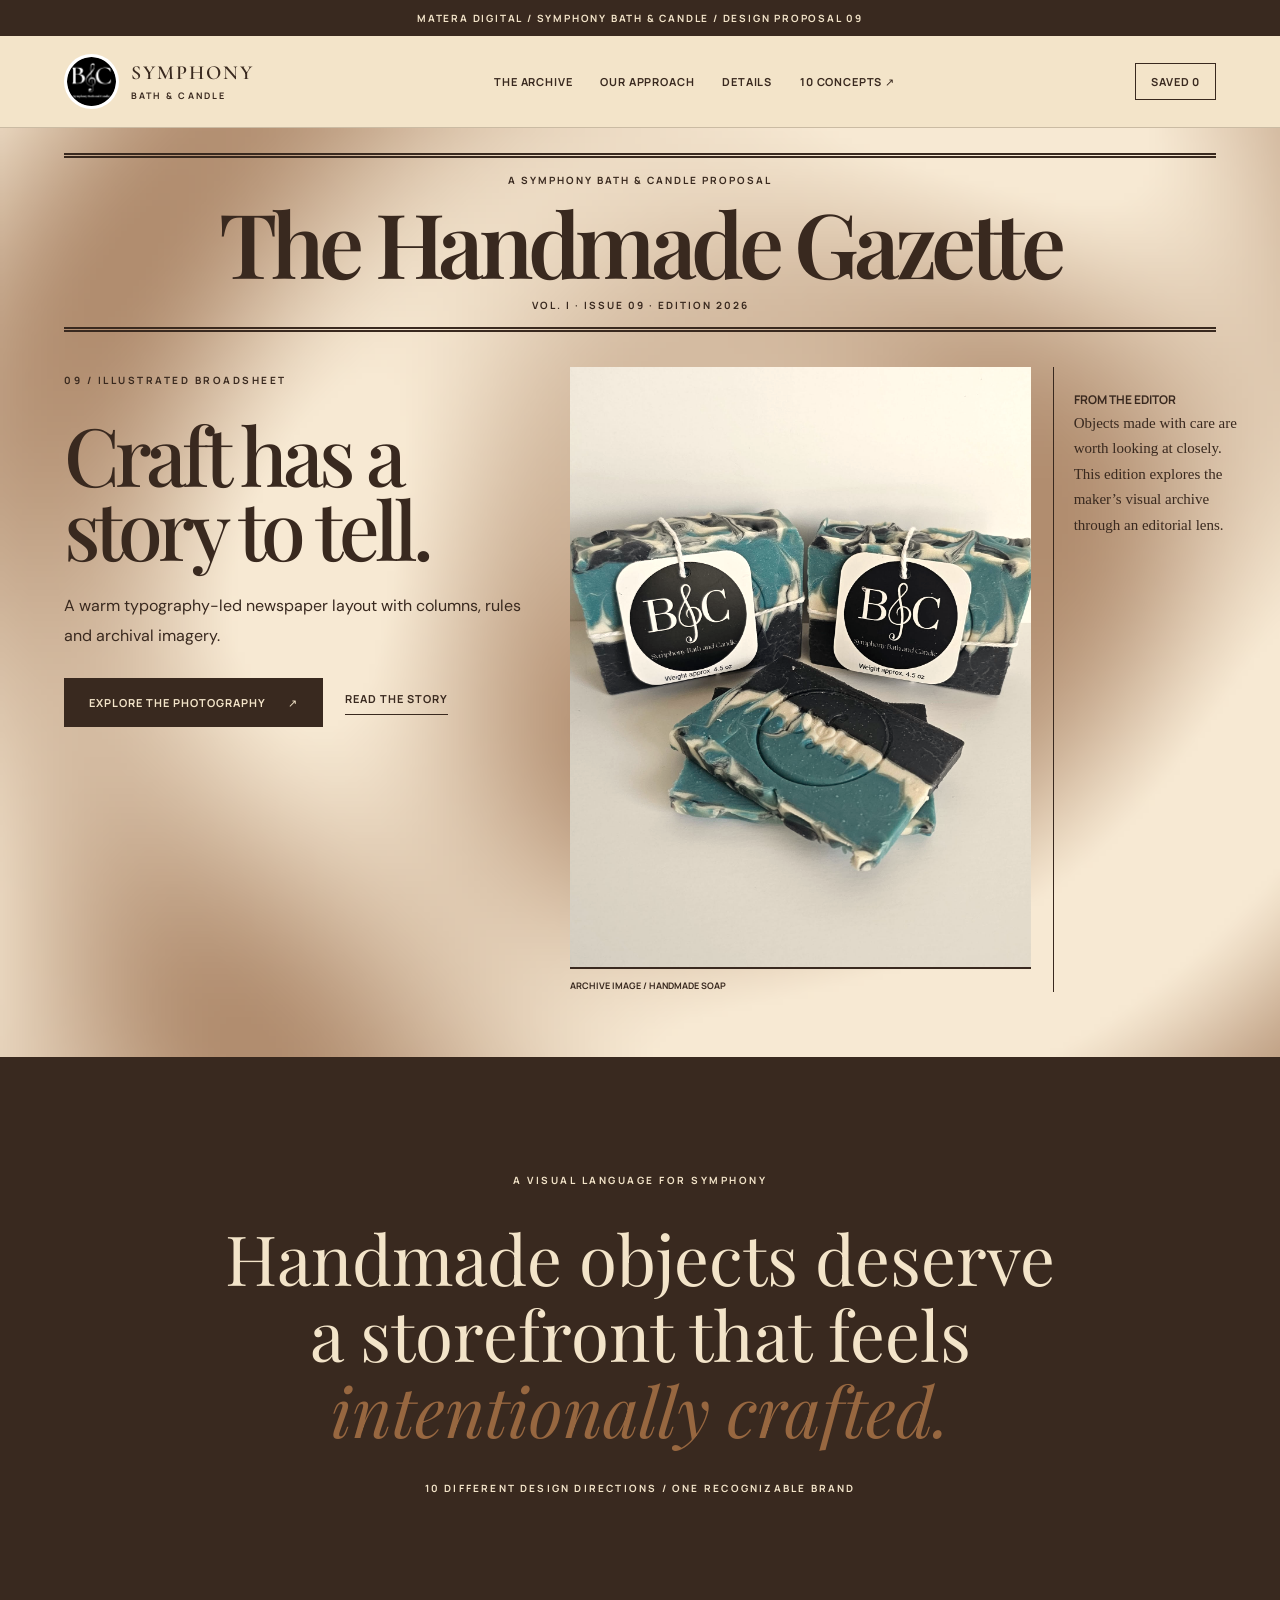
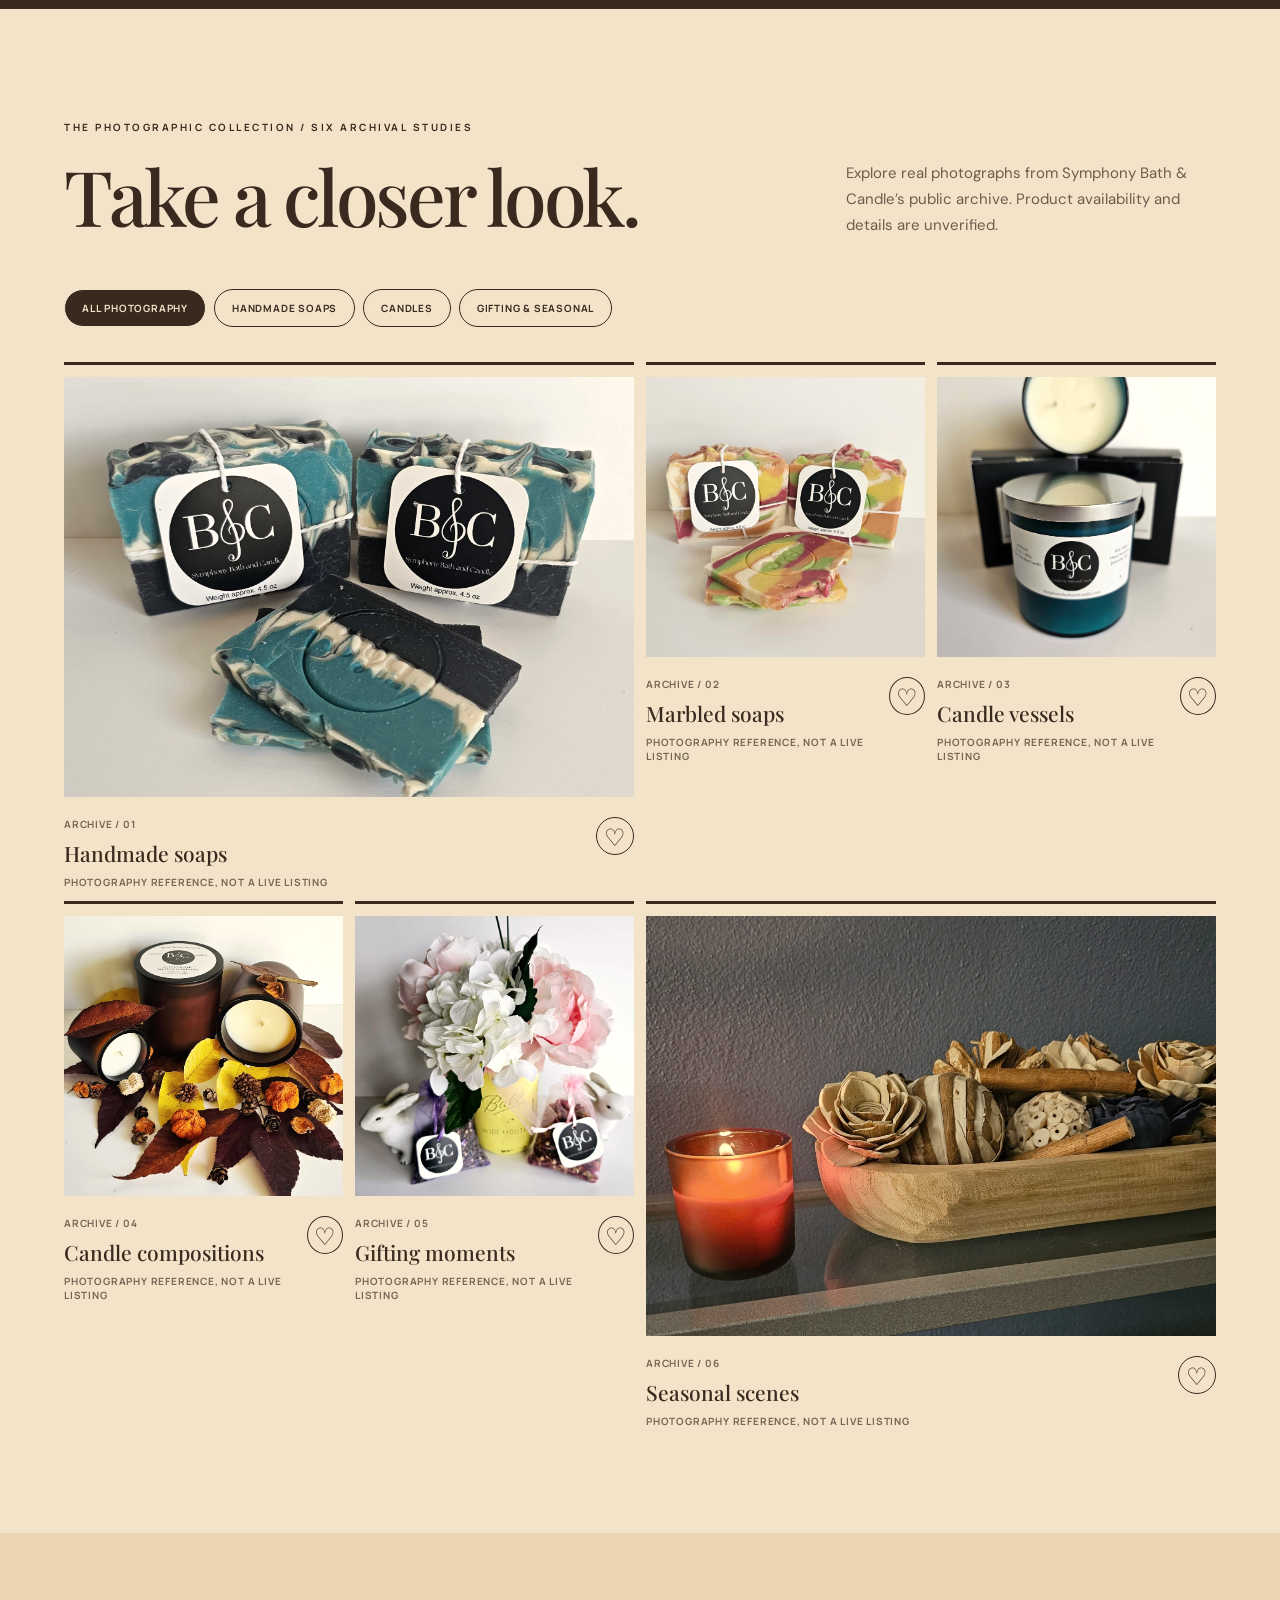
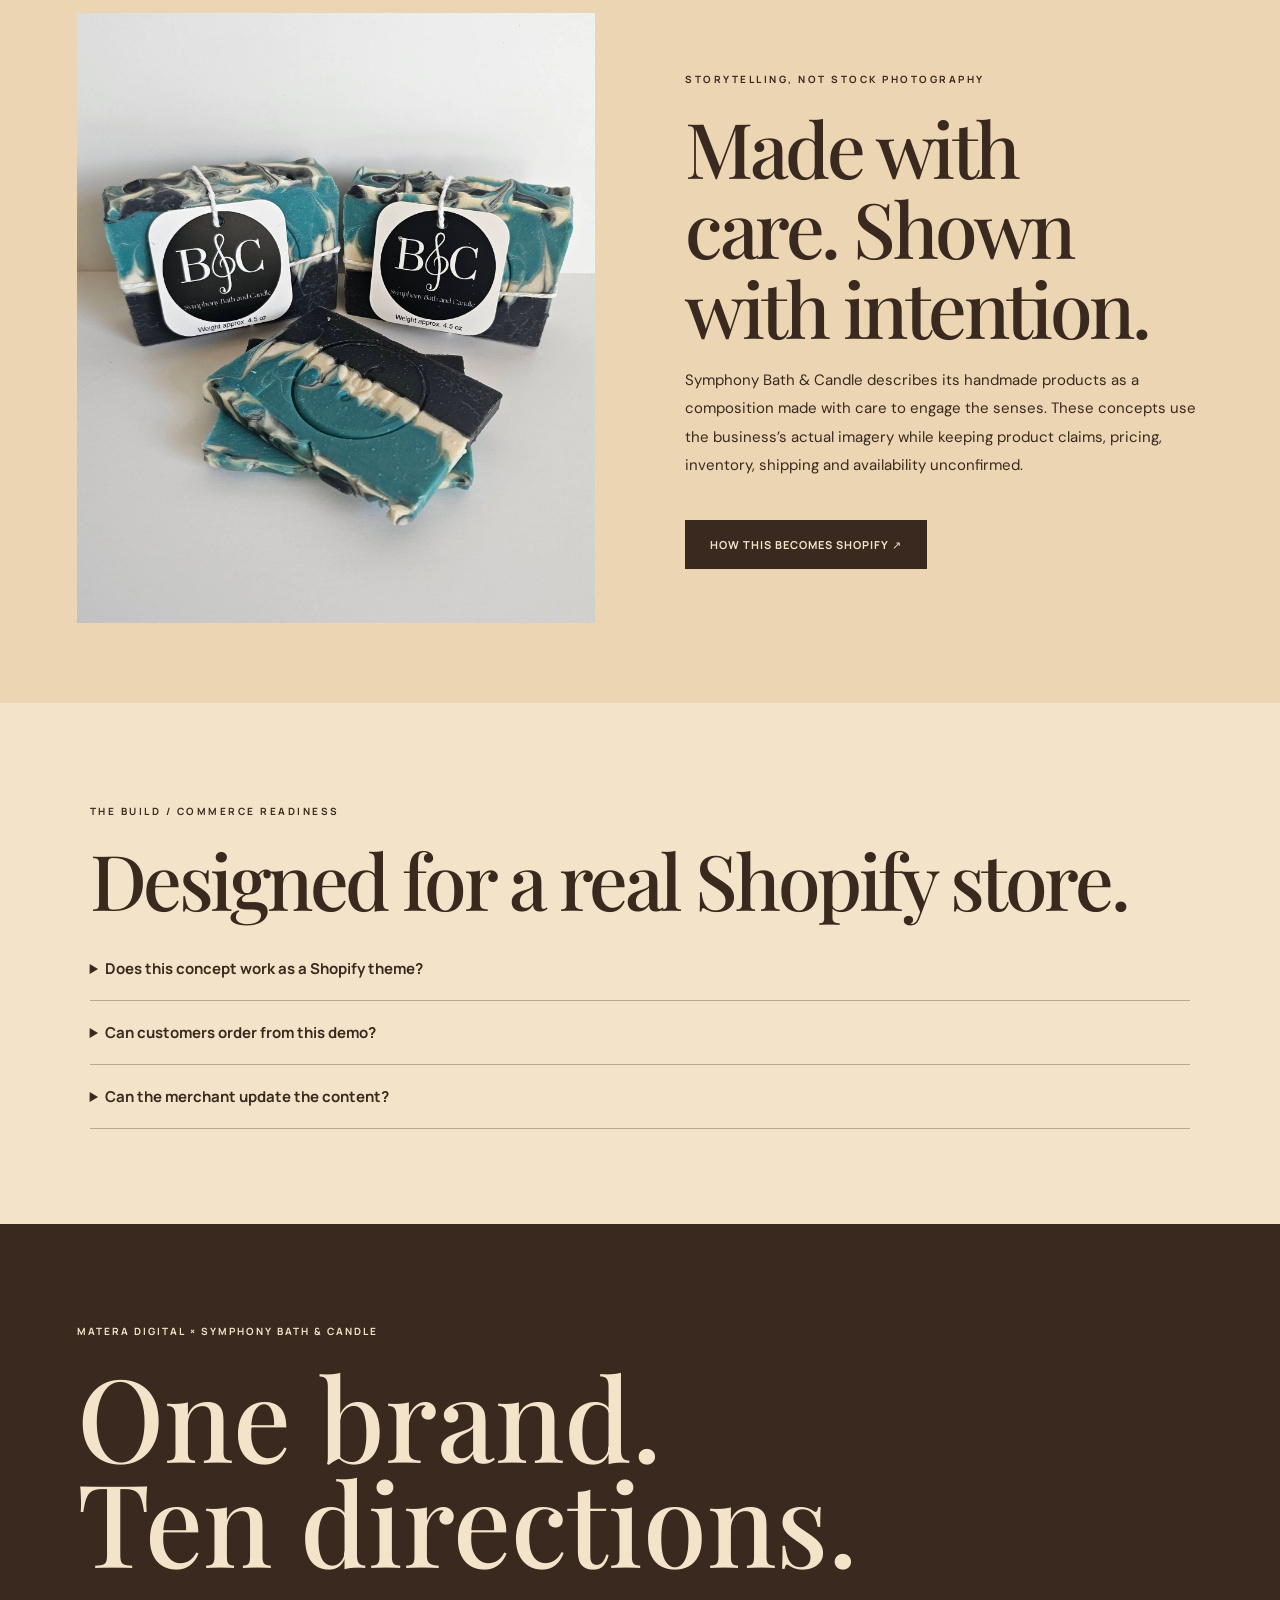
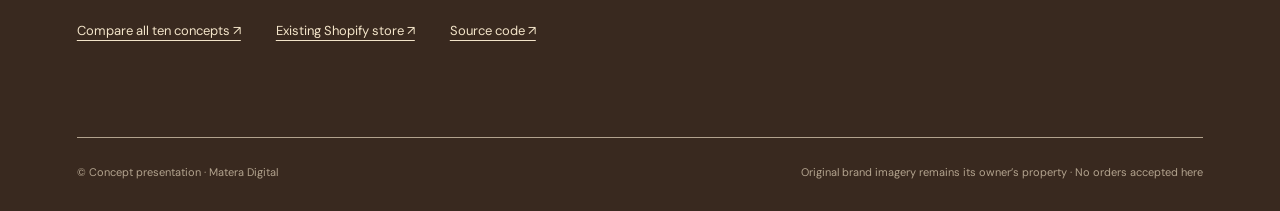
<file: demos/heritage-craft/index.html>
<!doctype html><html lang="en"><head><meta charset="utf-8"><meta name="viewport" content="width=device-width,initial-scale=1"><meta name="description" content="Heritage Craft: an interactive Symphony Bath & Candle design proposal by Matera Digital."><meta name="theme-color" content="#f3e4c9"><title>Heritage Craft — Symphony Bath & Candle | Matera Digital</title><link rel="stylesheet" href="../../assets/showcase-v4.css"><style>:root{--bg:#f3e4c9;--ink:#39291f;--accent:#976740;--panel:url('../../assets/concepts/heritage-craft/editorial-panel.png');--texture:url('../../assets/concepts/heritage-craft/signature-texture.png')}</style><link rel="stylesheet" href="../../assets/responsive-fixes.css"></head><body class="theme-newspaper" data-concept="heritage-craft"><div id="app"></div><script src="../../assets/showcase-v4.js" defer></script></body></html>
</file>
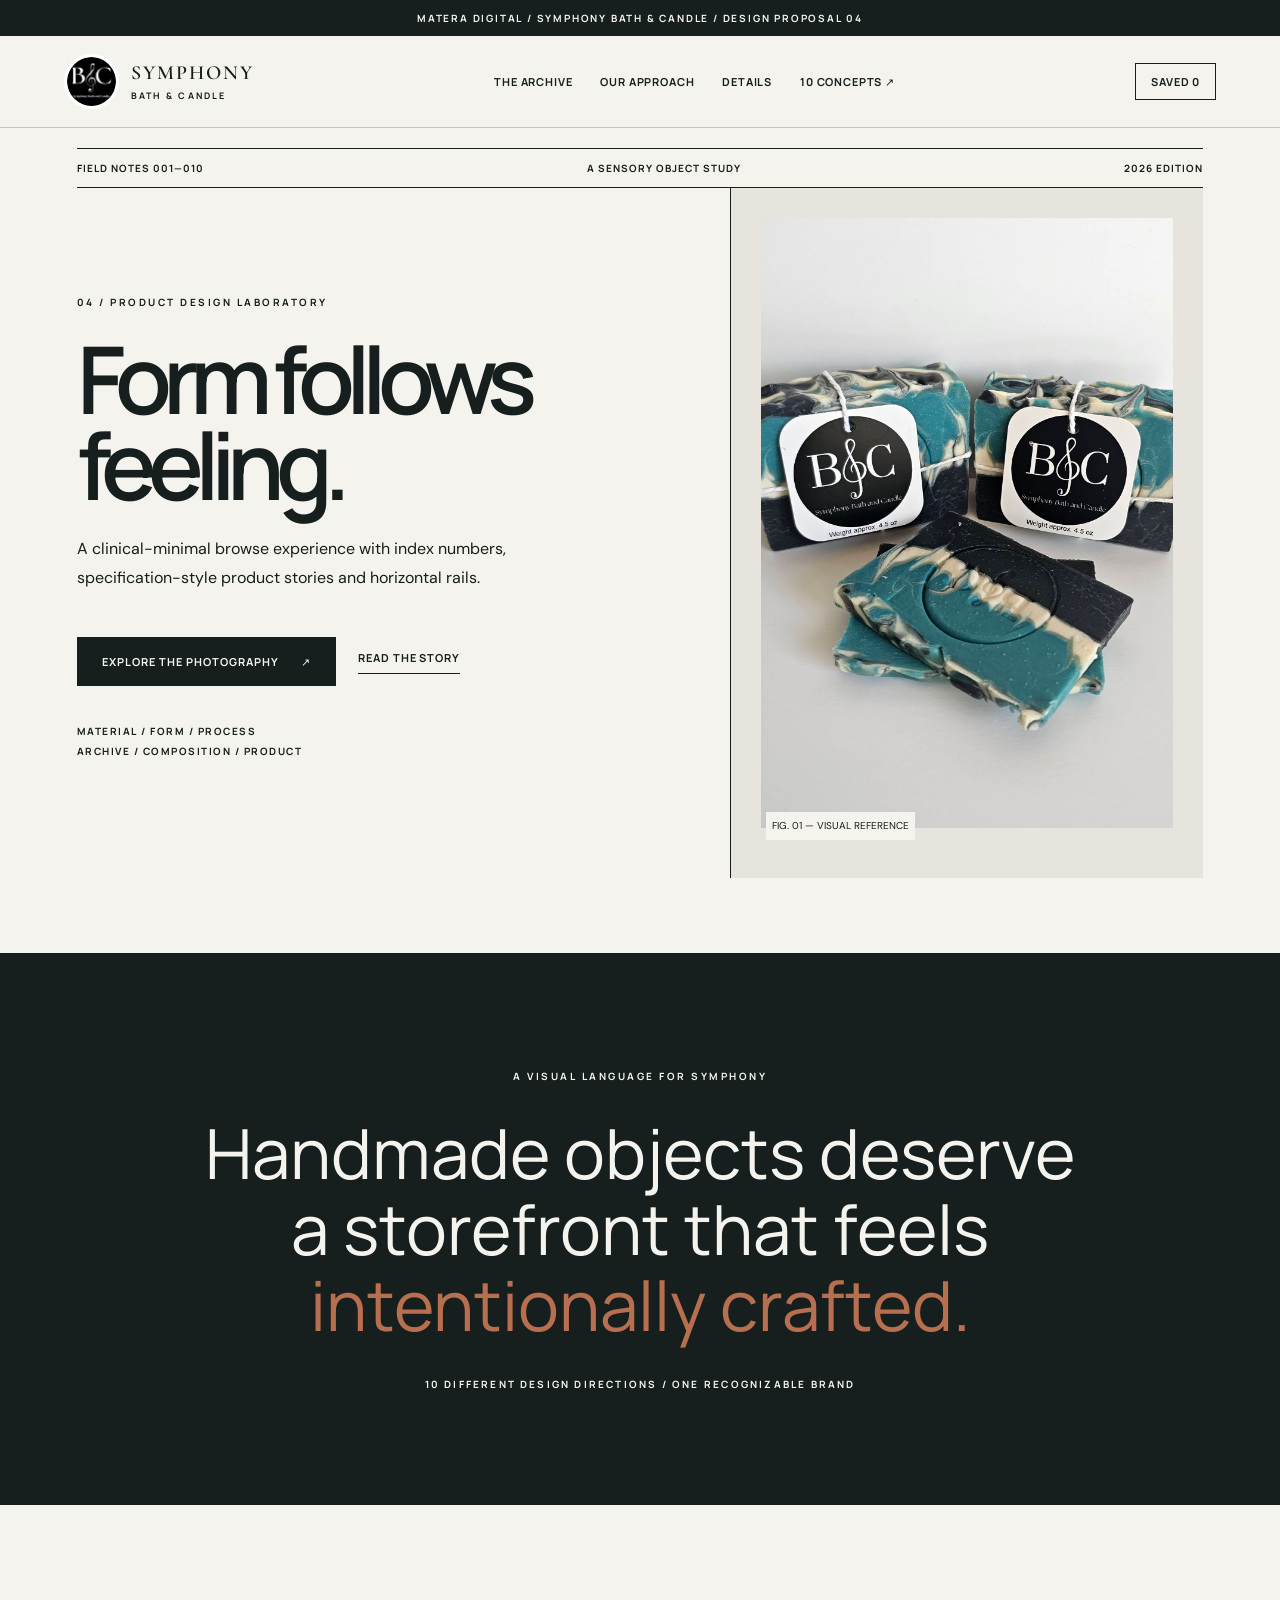
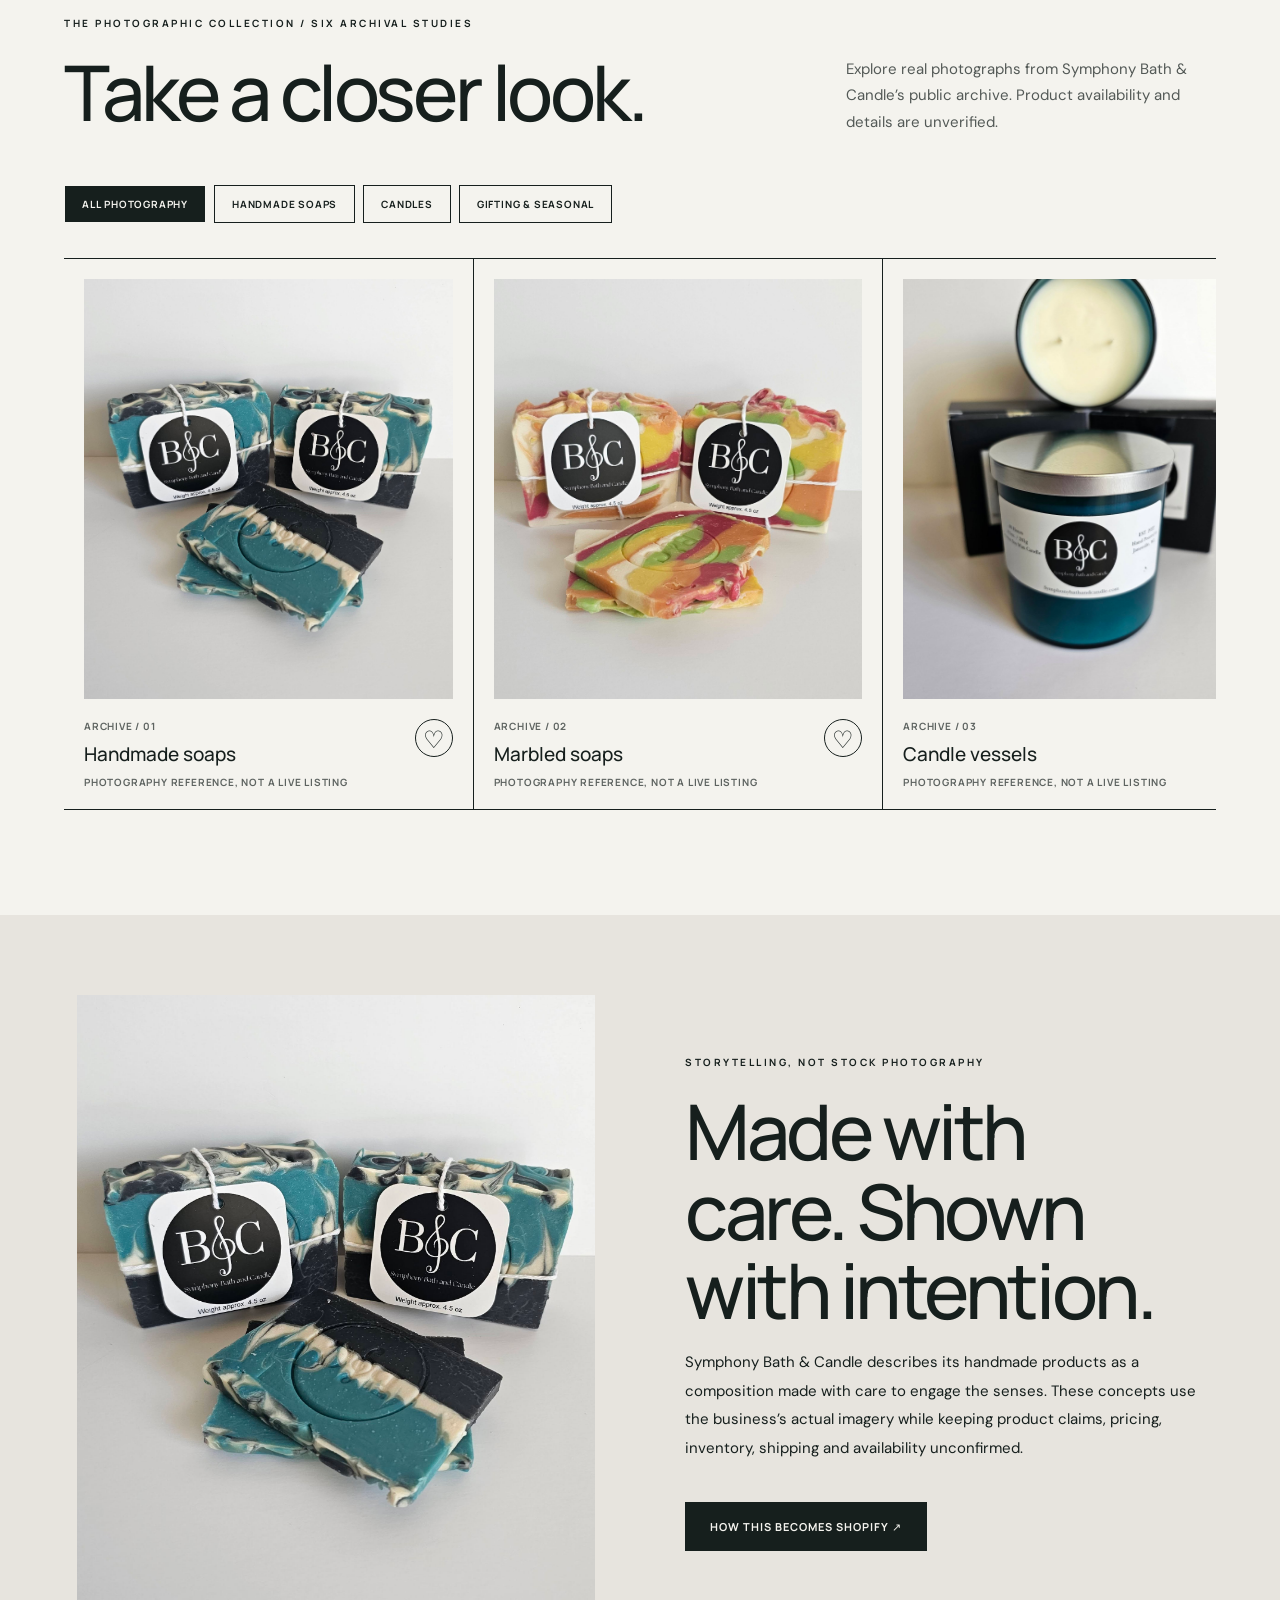
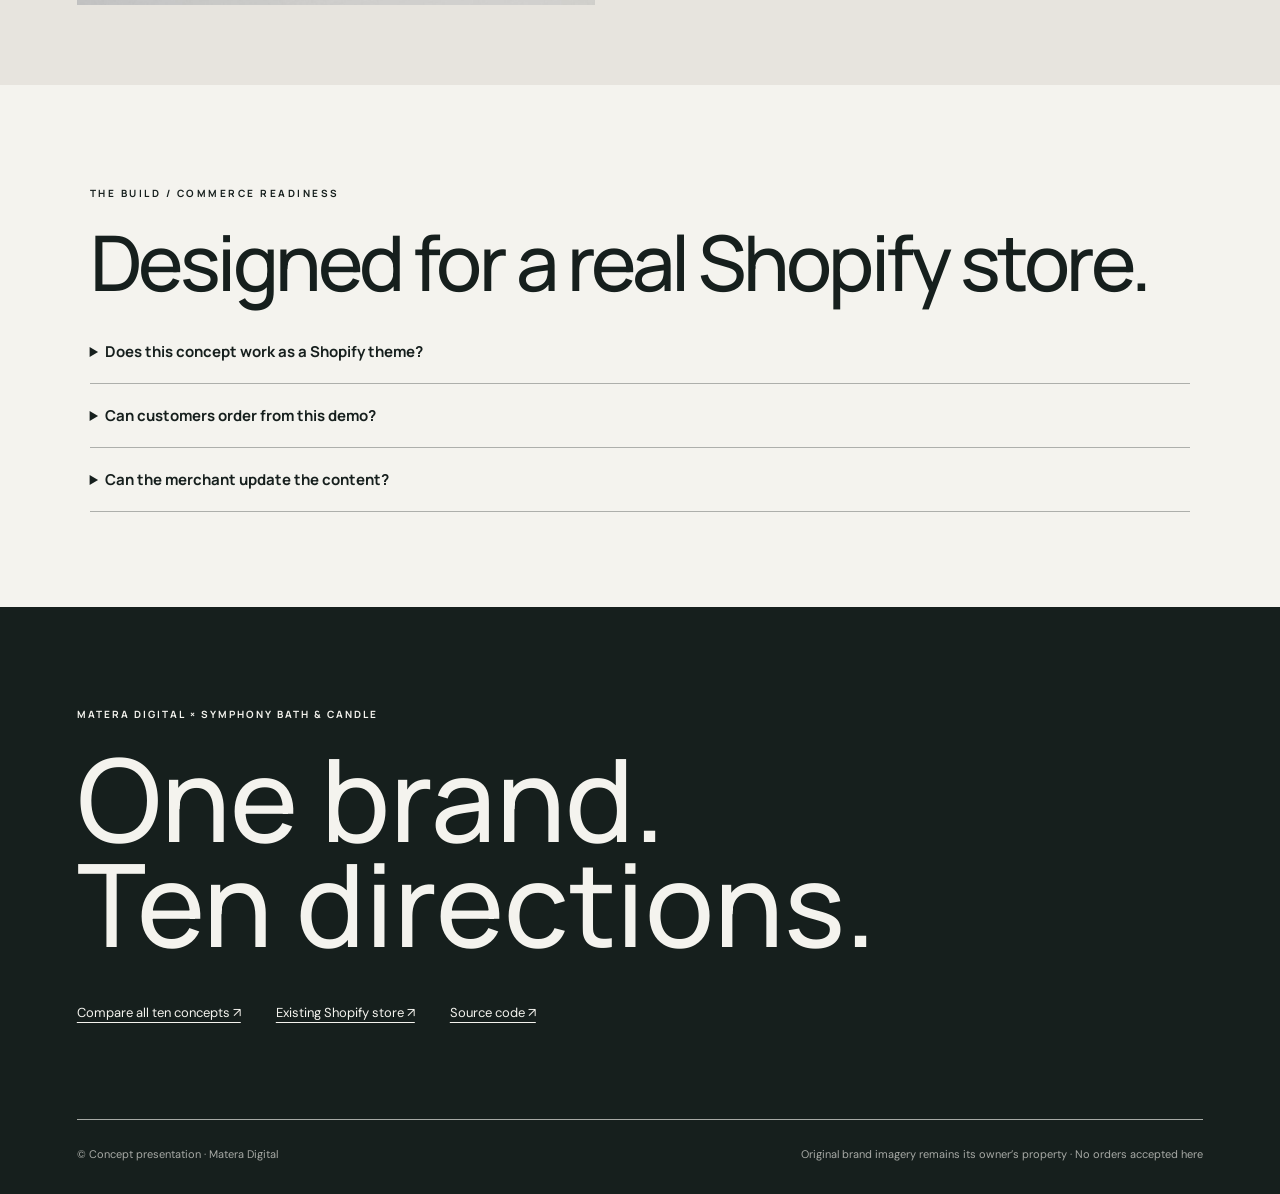
<file: demos/modern-apothecary/index.html>
<!doctype html><html lang="en"><head><meta charset="utf-8"><meta name="viewport" content="width=device-width,initial-scale=1"><meta name="description" content="Modern Apothecary: an interactive Symphony Bath & Candle design proposal by Matera Digital."><meta name="theme-color" content="#f4f3ee"><title>Modern Apothecary — Symphony Bath & Candle | Matera Digital</title><link rel="stylesheet" href="../../assets/showcase-v4.css"><style>:root{--bg:#f4f3ee;--ink:#161f1d;--accent:#b76f4f;--panel:url('../../assets/concepts/modern-apothecary/editorial-panel.png');--texture:url('../../assets/concepts/modern-apothecary/signature-texture.png')}</style><link rel="stylesheet" href="../../assets/responsive-fixes.css"></head><body class="theme-catalogue" data-concept="modern-apothecary"><div id="app"></div><script src="../../assets/showcase-v4.js" defer></script></body></html>
</file>
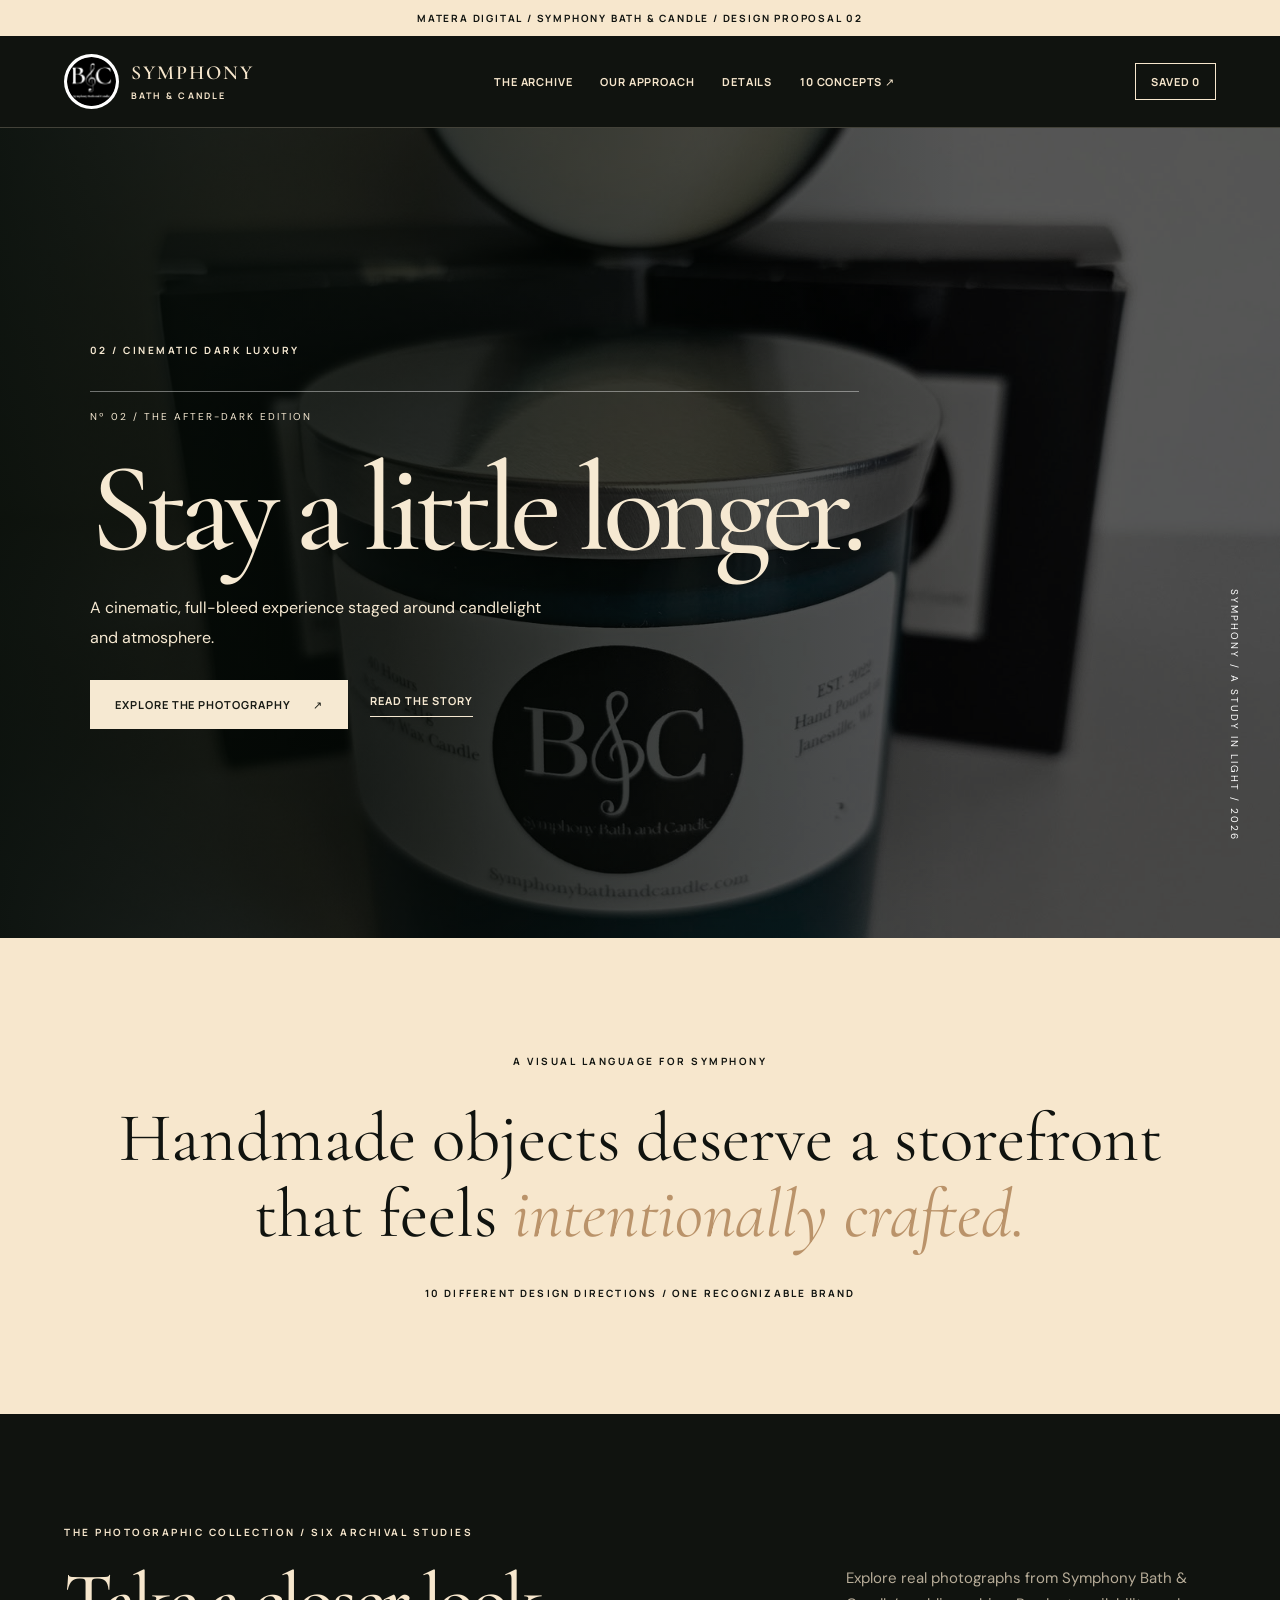
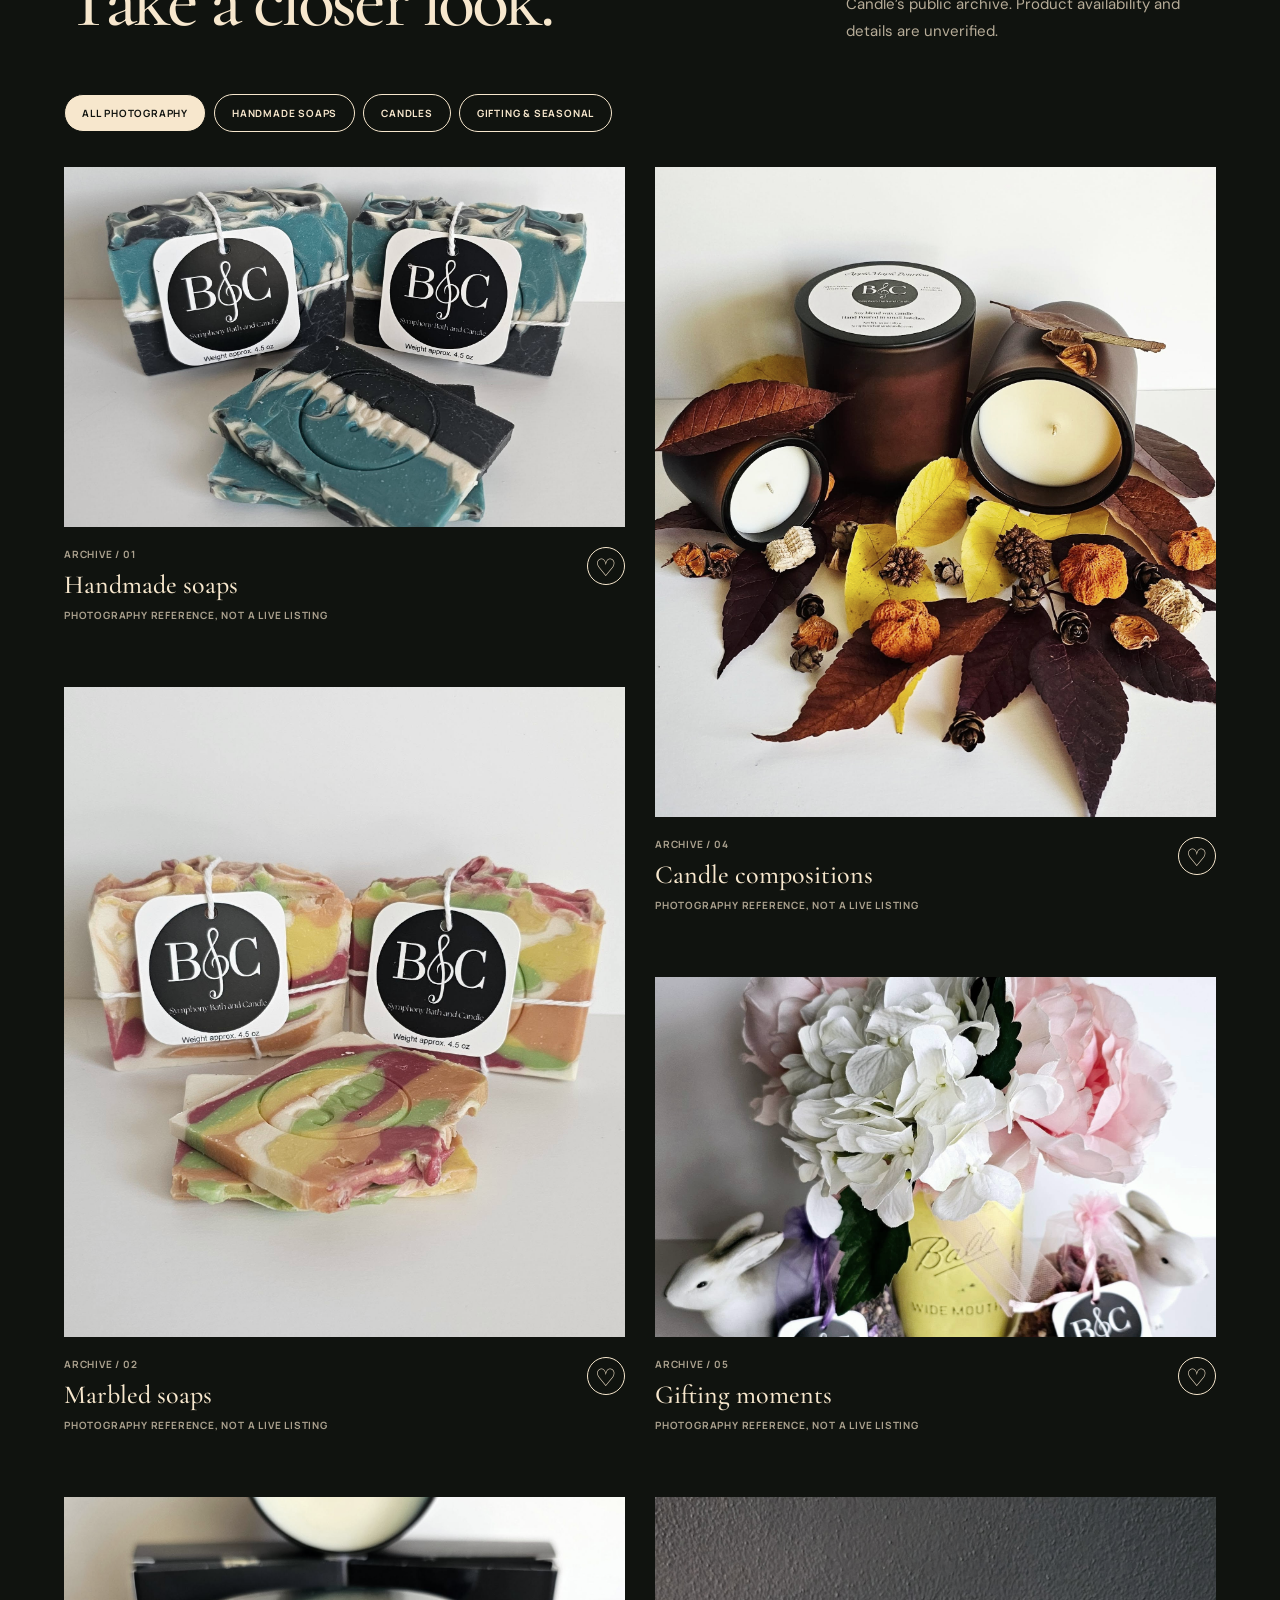
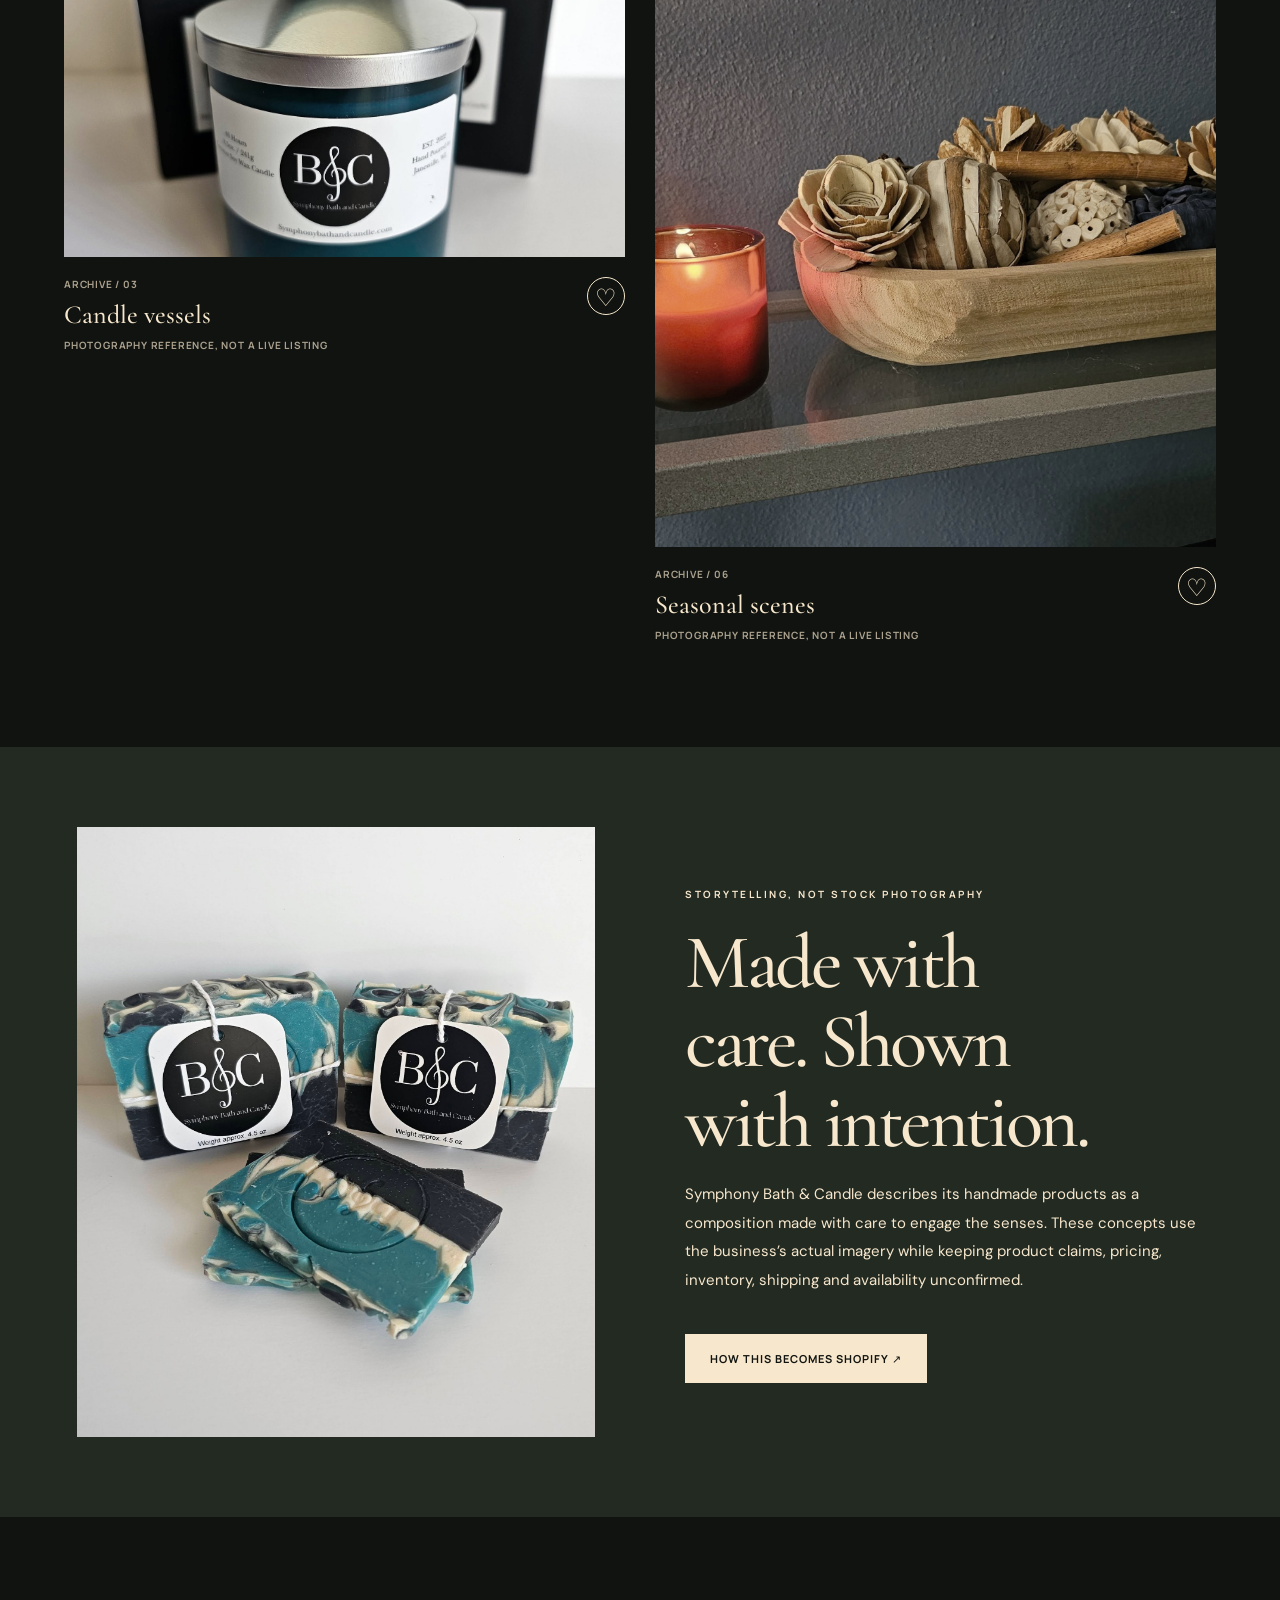
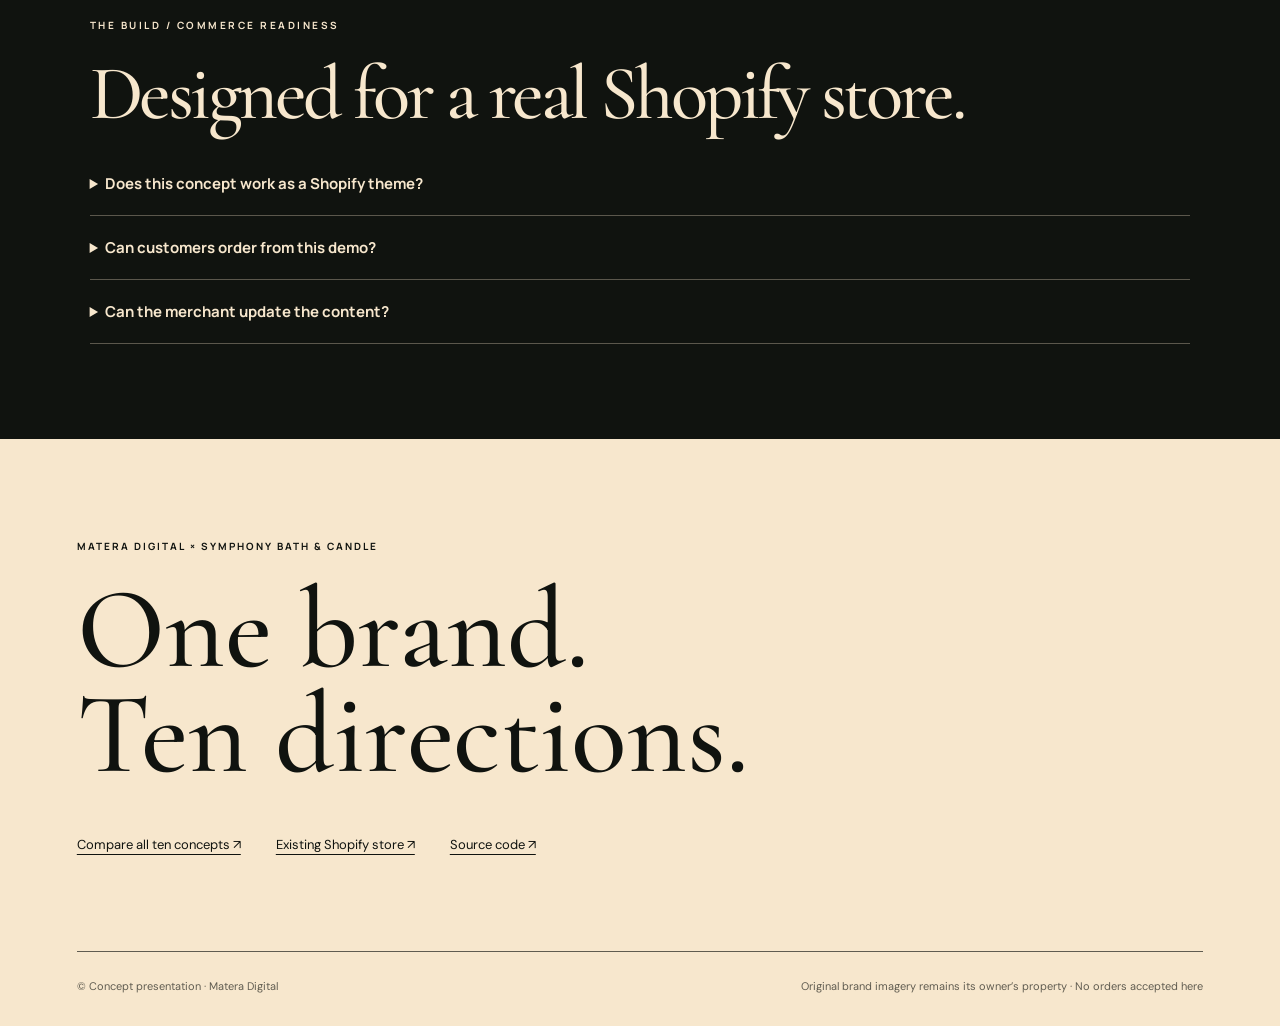
<file: demos/nocturne/index.html>
<!doctype html><html lang="en"><head><meta charset="utf-8"><meta name="viewport" content="width=device-width,initial-scale=1"><meta name="description" content="Nocturne: an interactive Symphony Bath & Candle design proposal by Matera Digital."><meta name="theme-color" content="#10130f"><title>Nocturne — Symphony Bath & Candle | Matera Digital</title><link rel="stylesheet" href="../../assets/showcase-v4.css"><style>:root{--bg:#10130f;--ink:#f7e7cd;--accent:#ba936a;--panel:url('../../assets/concepts/nocturne/editorial-panel.png');--texture:url('../../assets/concepts/nocturne/signature-texture.png')}</style><link rel="stylesheet" href="../../assets/responsive-fixes.css"></head><body class="theme-cinema" data-concept="nocturne"><div id="app"></div><script src="../../assets/showcase-v4.js" defer></script></body></html>
</file>
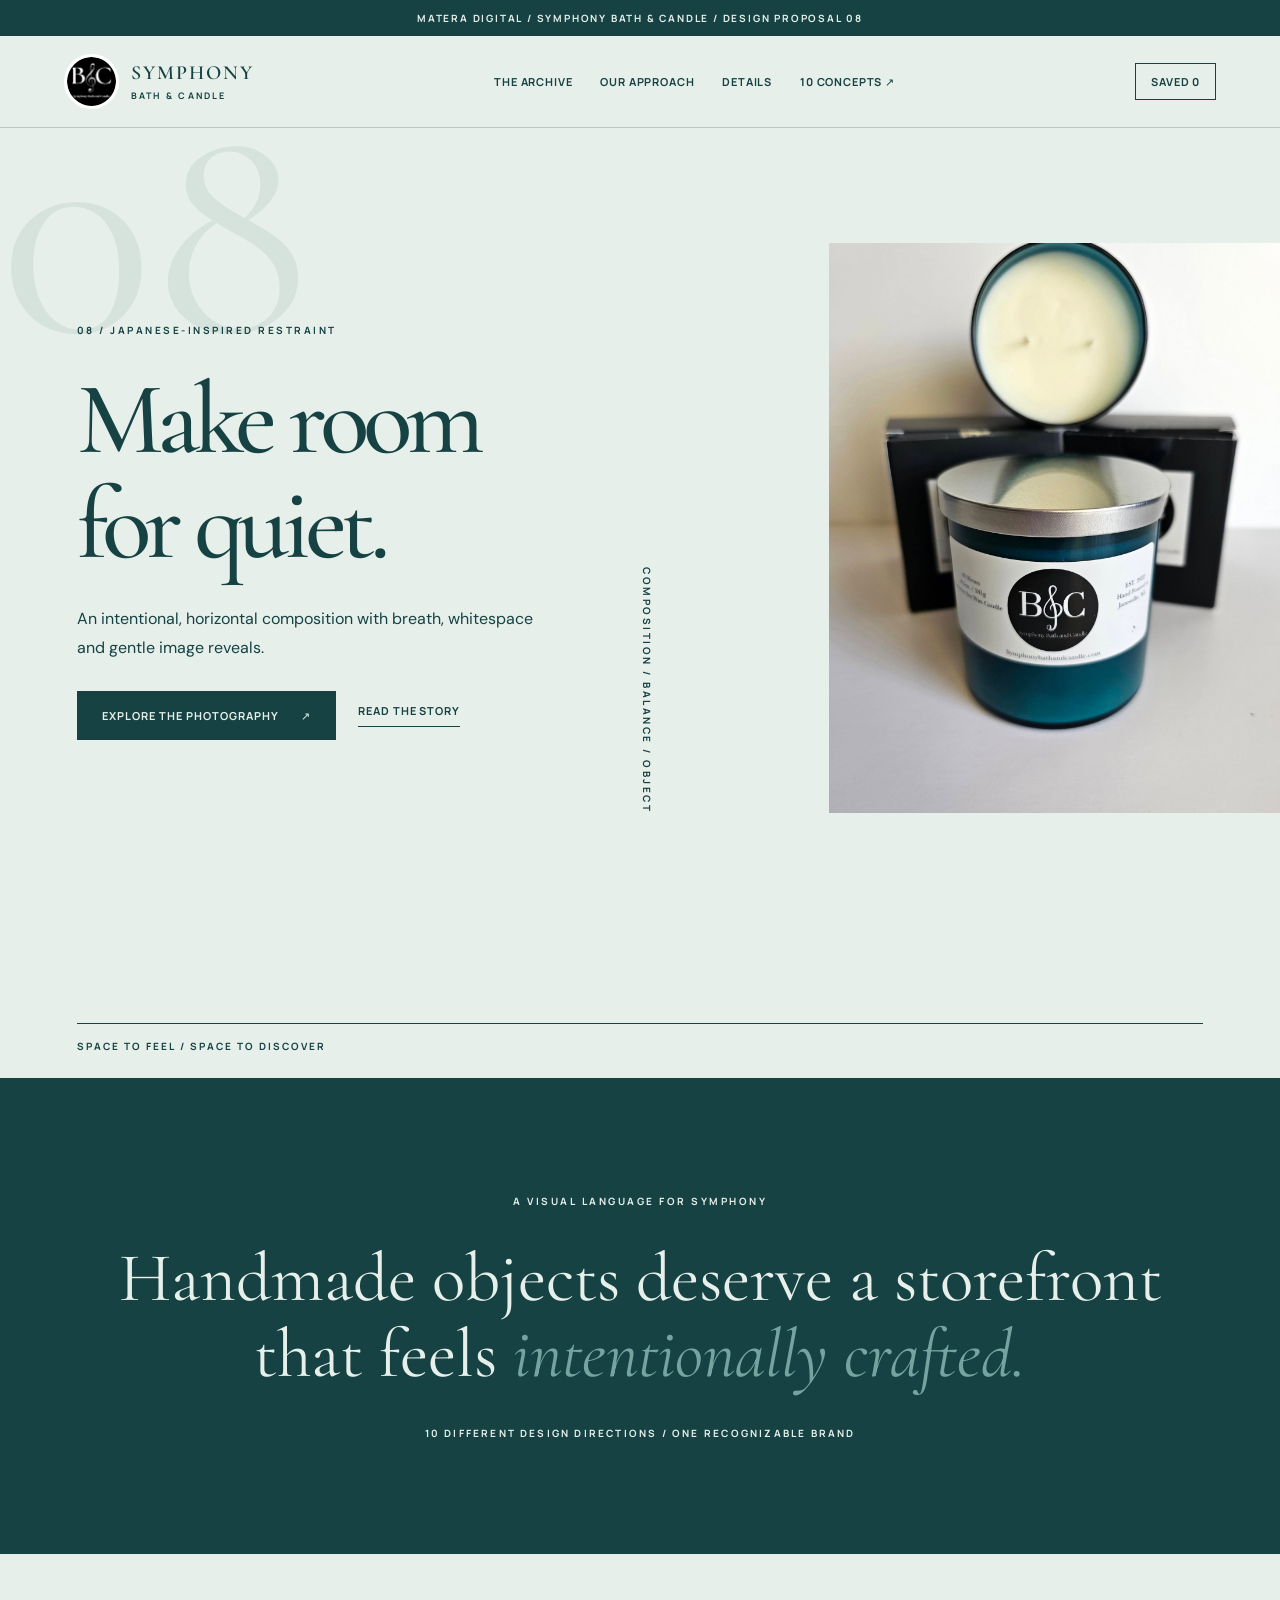
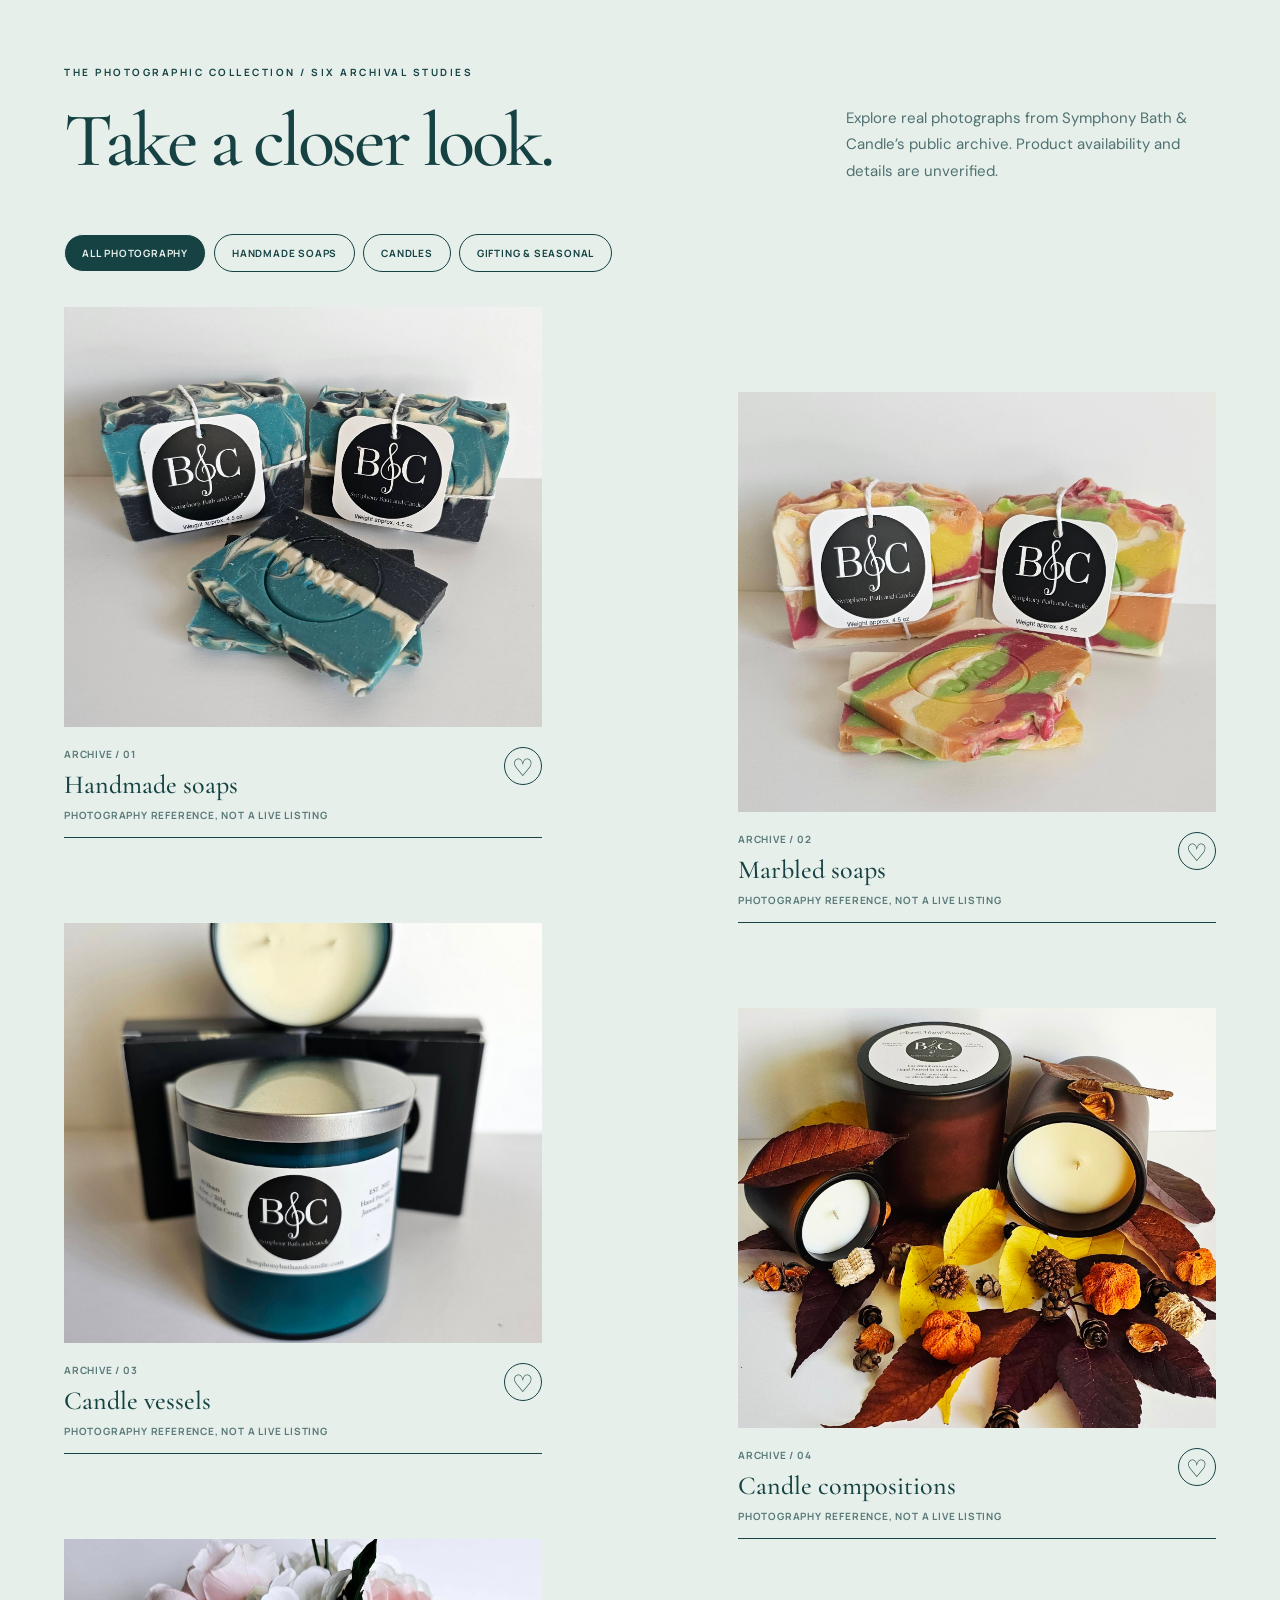
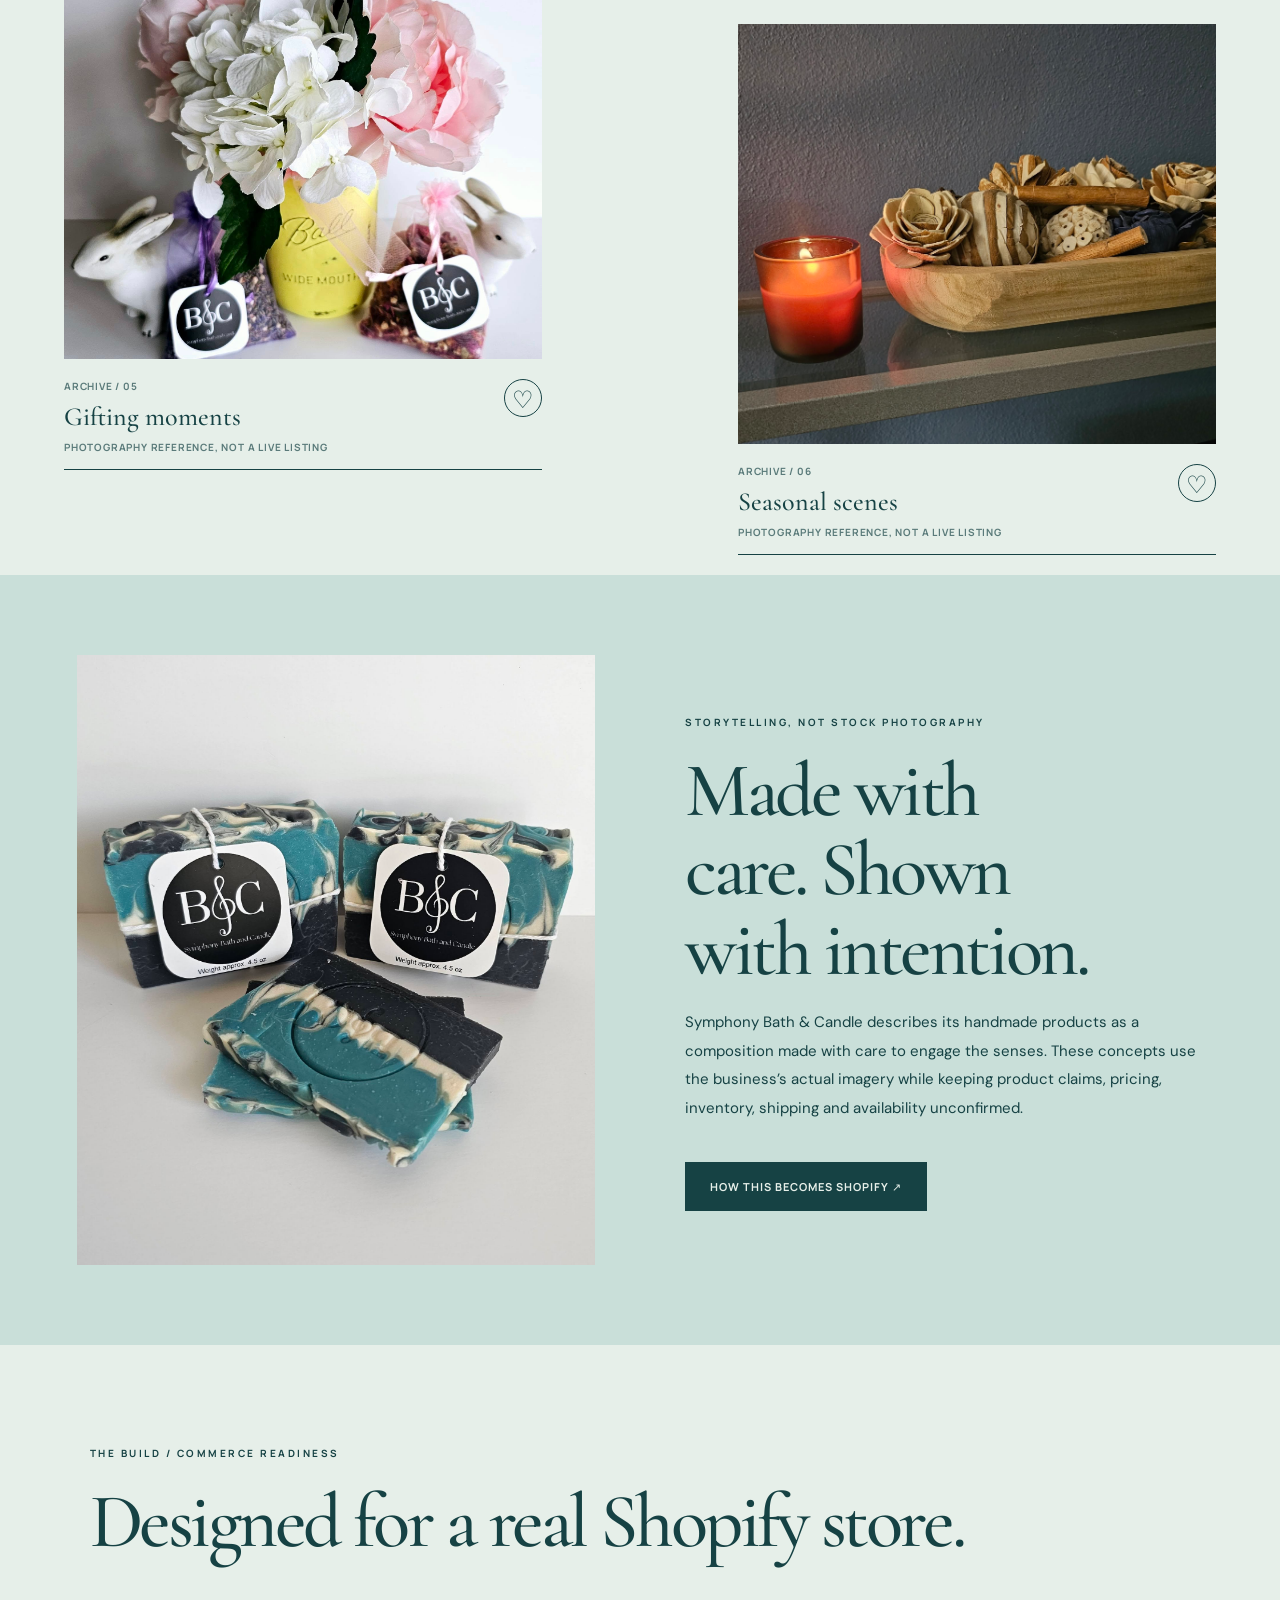
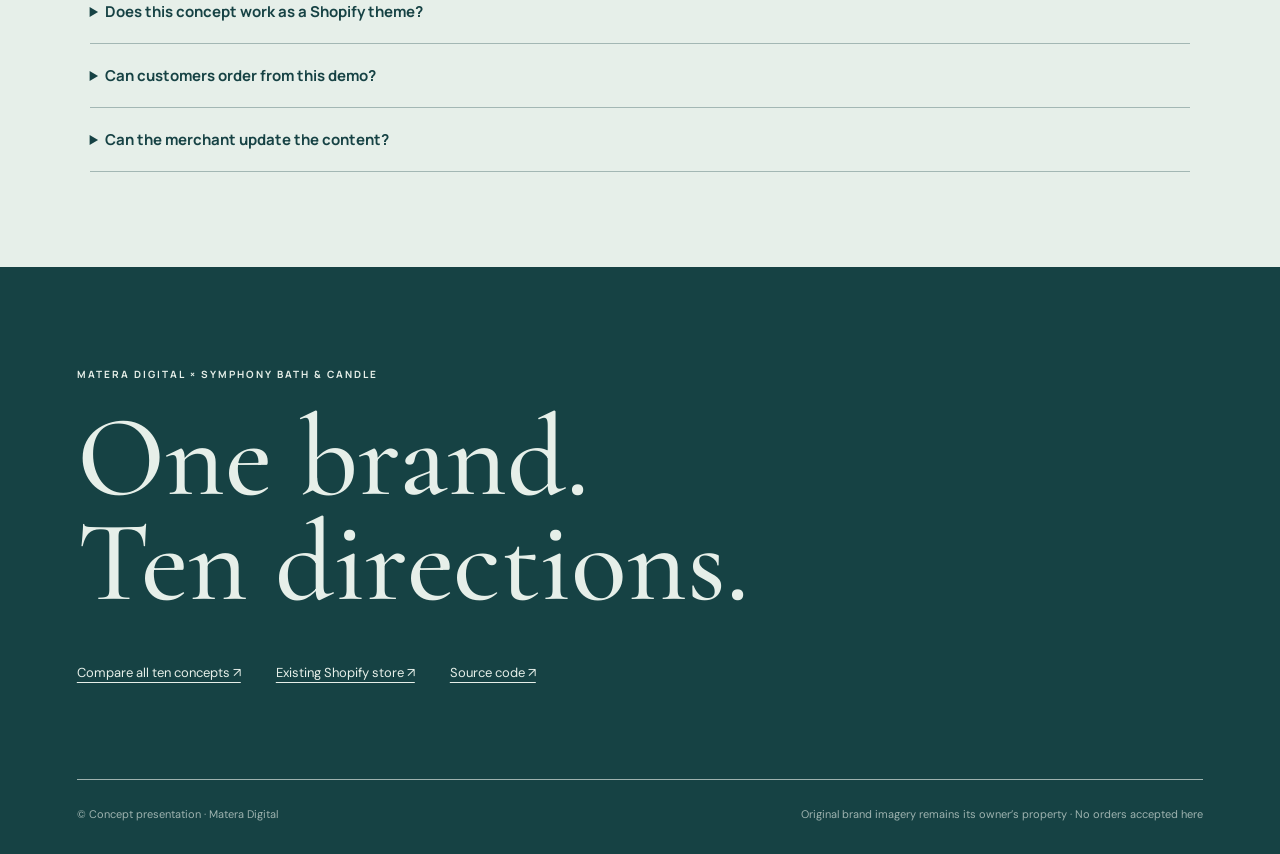
<file: demos/ritual-collective/index.html>
<!doctype html><html lang="en"><head><meta charset="utf-8"><meta name="viewport" content="width=device-width,initial-scale=1"><meta name="description" content="Ritual Collective: an interactive Symphony Bath & Candle design proposal by Matera Digital."><meta name="theme-color" content="#e6efe9"><title>Ritual Collective — Symphony Bath & Candle | Matera Digital</title><link rel="stylesheet" href="../../assets/showcase-v4.css"><style>:root{--bg:#e6efe9;--ink:#164244;--accent:#74a3a0;--panel:url('../../assets/concepts/ritual-collective/editorial-panel.png');--texture:url('../../assets/concepts/ritual-collective/signature-texture.png')}</style><link rel="stylesheet" href="../../assets/responsive-fixes.css"></head><body class="theme-zen" data-concept="ritual-collective"><div id="app"></div><script src="../../assets/showcase-v4.js" defer></script></body></html>
</file>
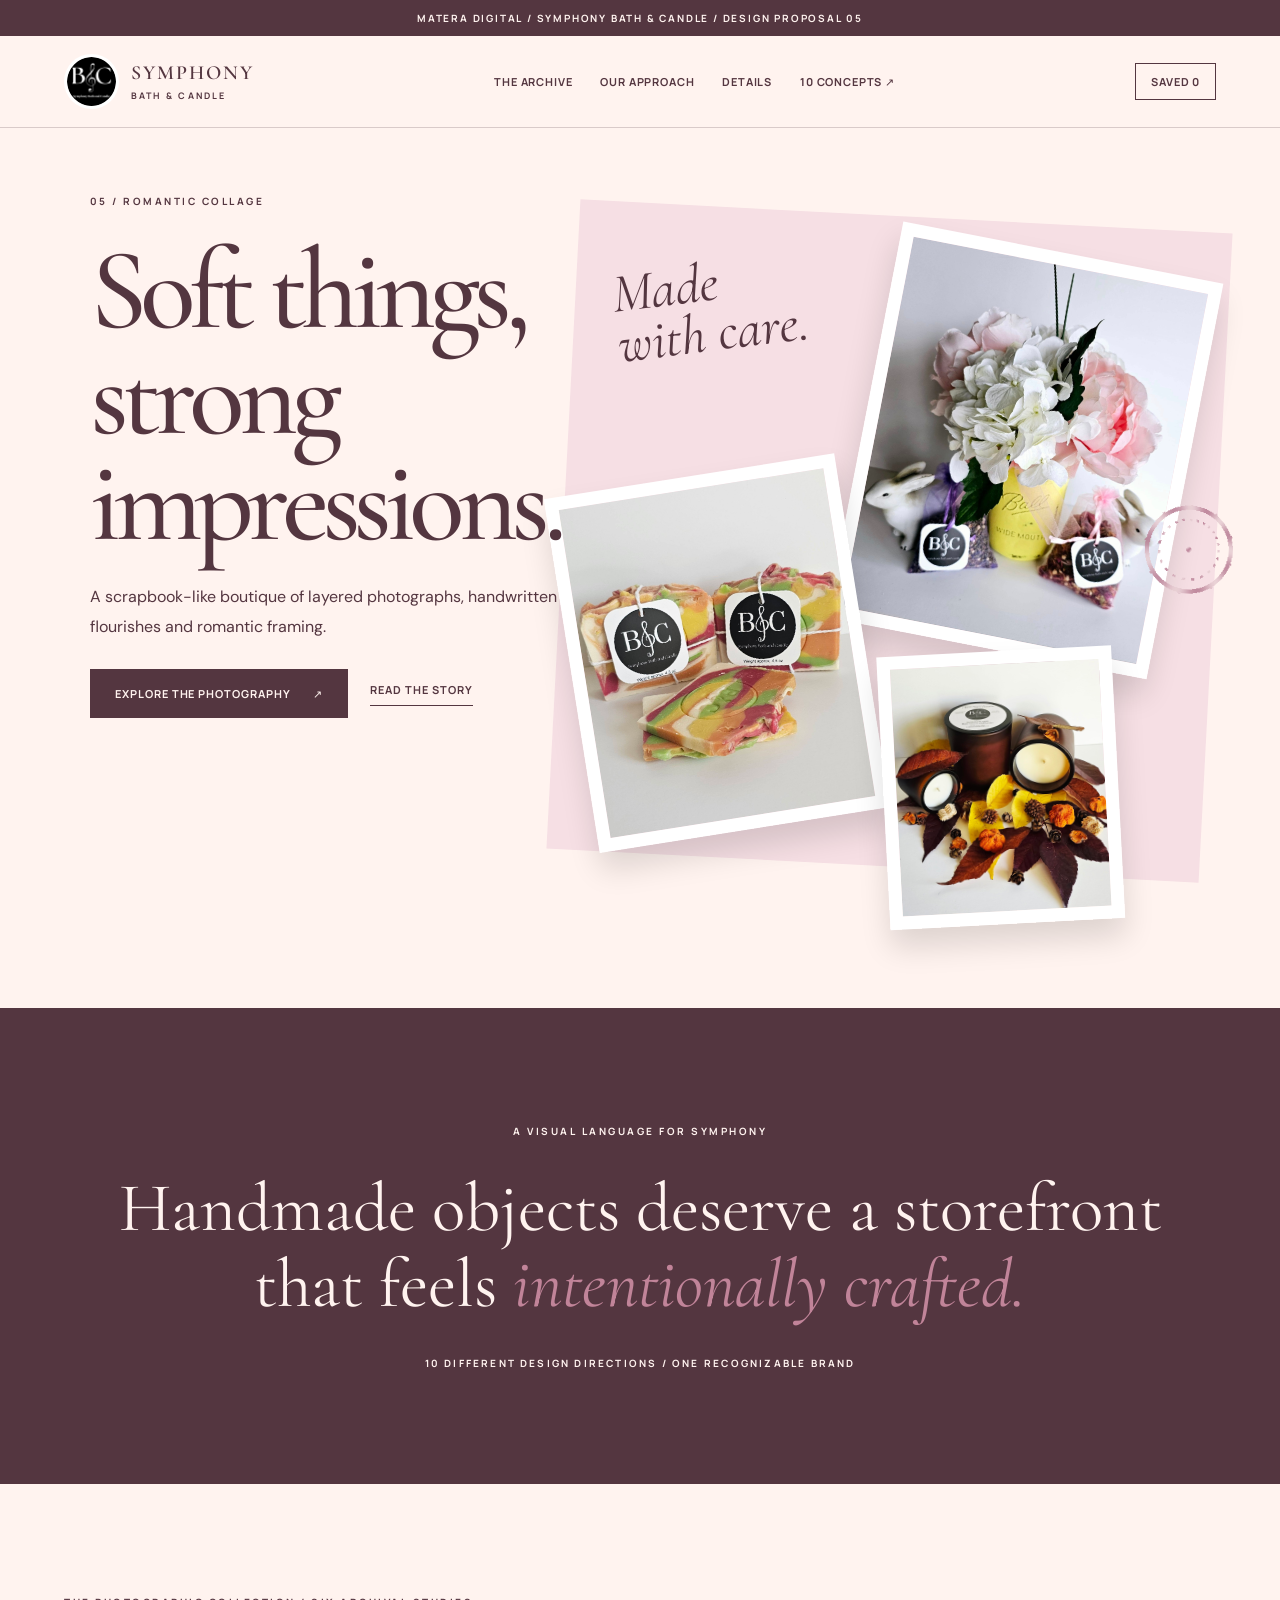
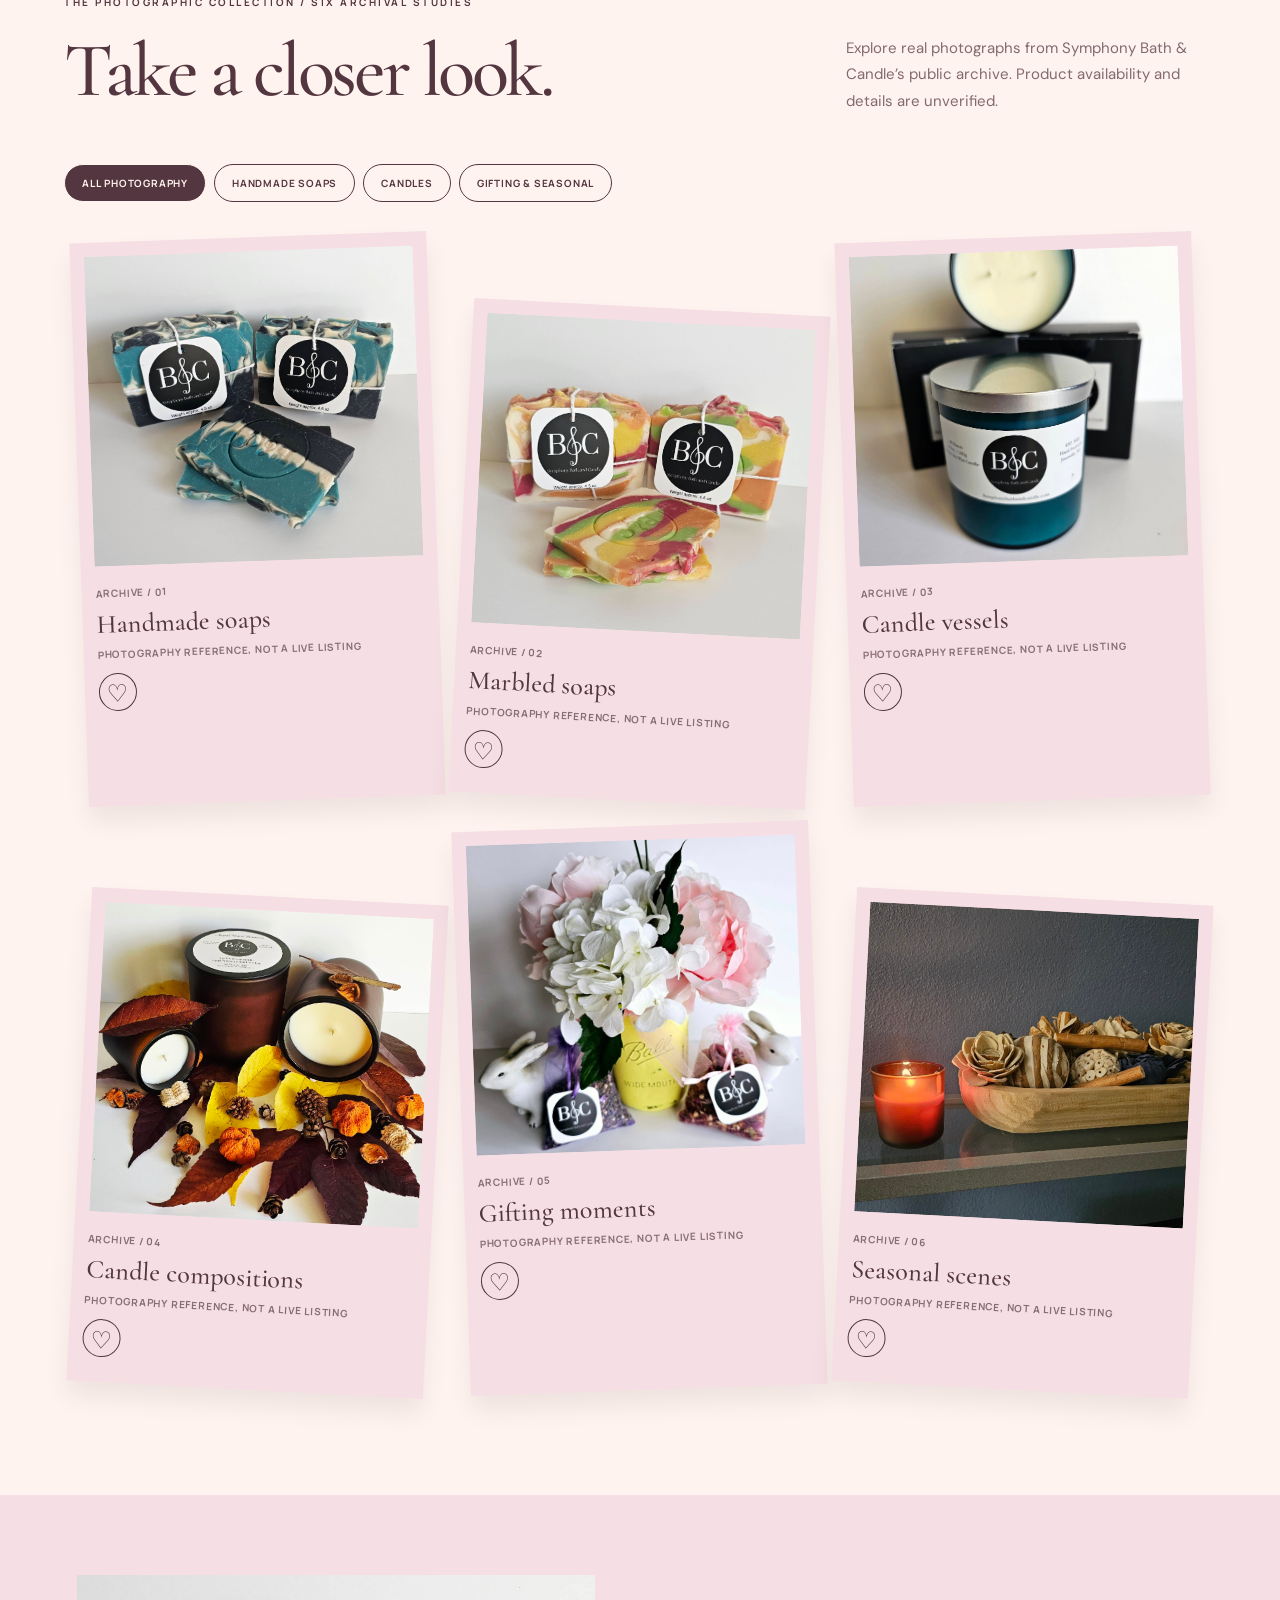
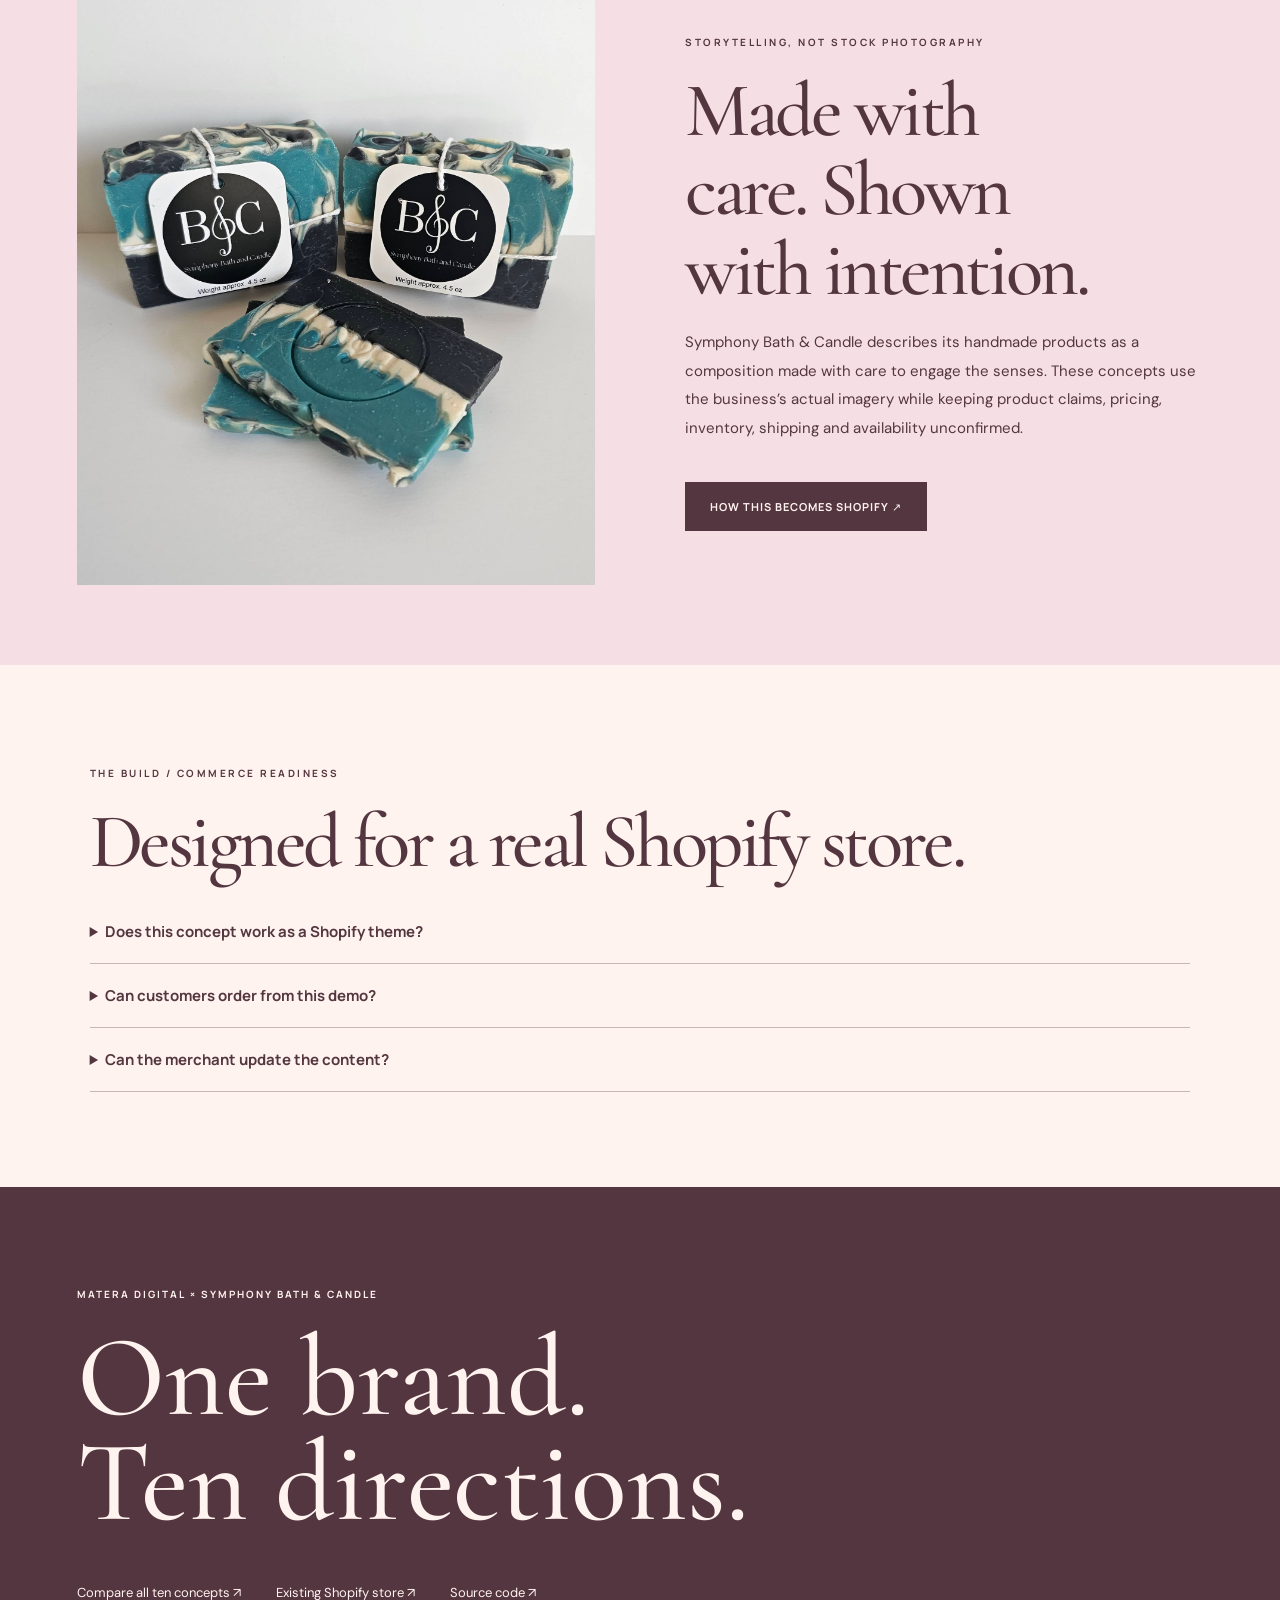
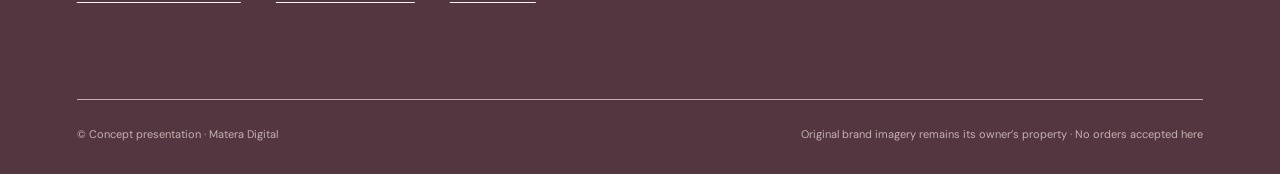
<file: demos/rose-atelier/index.html>
<!doctype html><html lang="en"><head><meta charset="utf-8"><meta name="viewport" content="width=device-width,initial-scale=1"><meta name="description" content="Rose Atelier: an interactive Symphony Bath & Candle design proposal by Matera Digital."><meta name="theme-color" content="#fff3ef"><title>Rose Atelier — Symphony Bath & Candle | Matera Digital</title><link rel="stylesheet" href="../../assets/showcase-v4.css"><style>:root{--bg:#fff3ef;--ink:#543640;--accent:#c18499;--panel:url('../../assets/concepts/rose-atelier/editorial-panel.png');--texture:url('../../assets/concepts/rose-atelier/signature-texture.png')}</style><link rel="stylesheet" href="../../assets/responsive-fixes.css"></head><body class="theme-collage" data-concept="rose-atelier"><div id="app"></div><script src="../../assets/showcase-v4.js" defer></script></body></html>
</file>
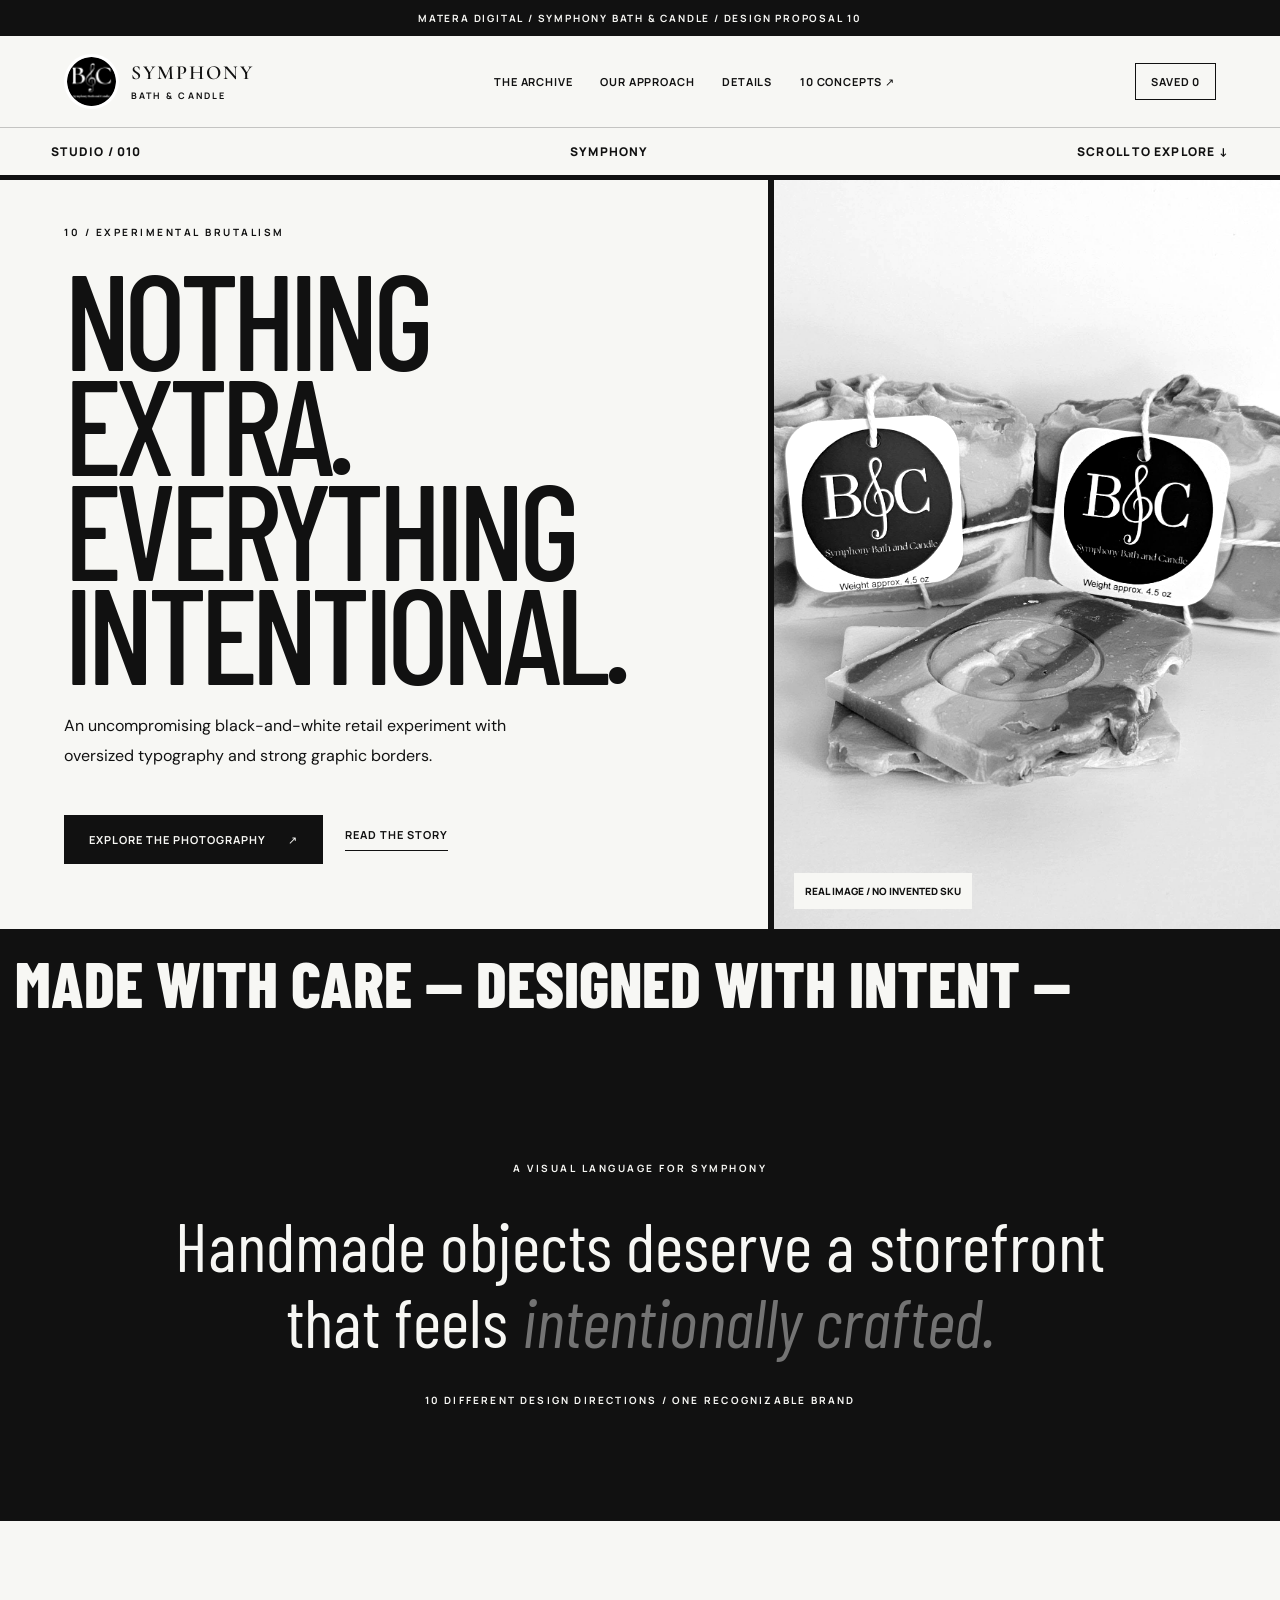
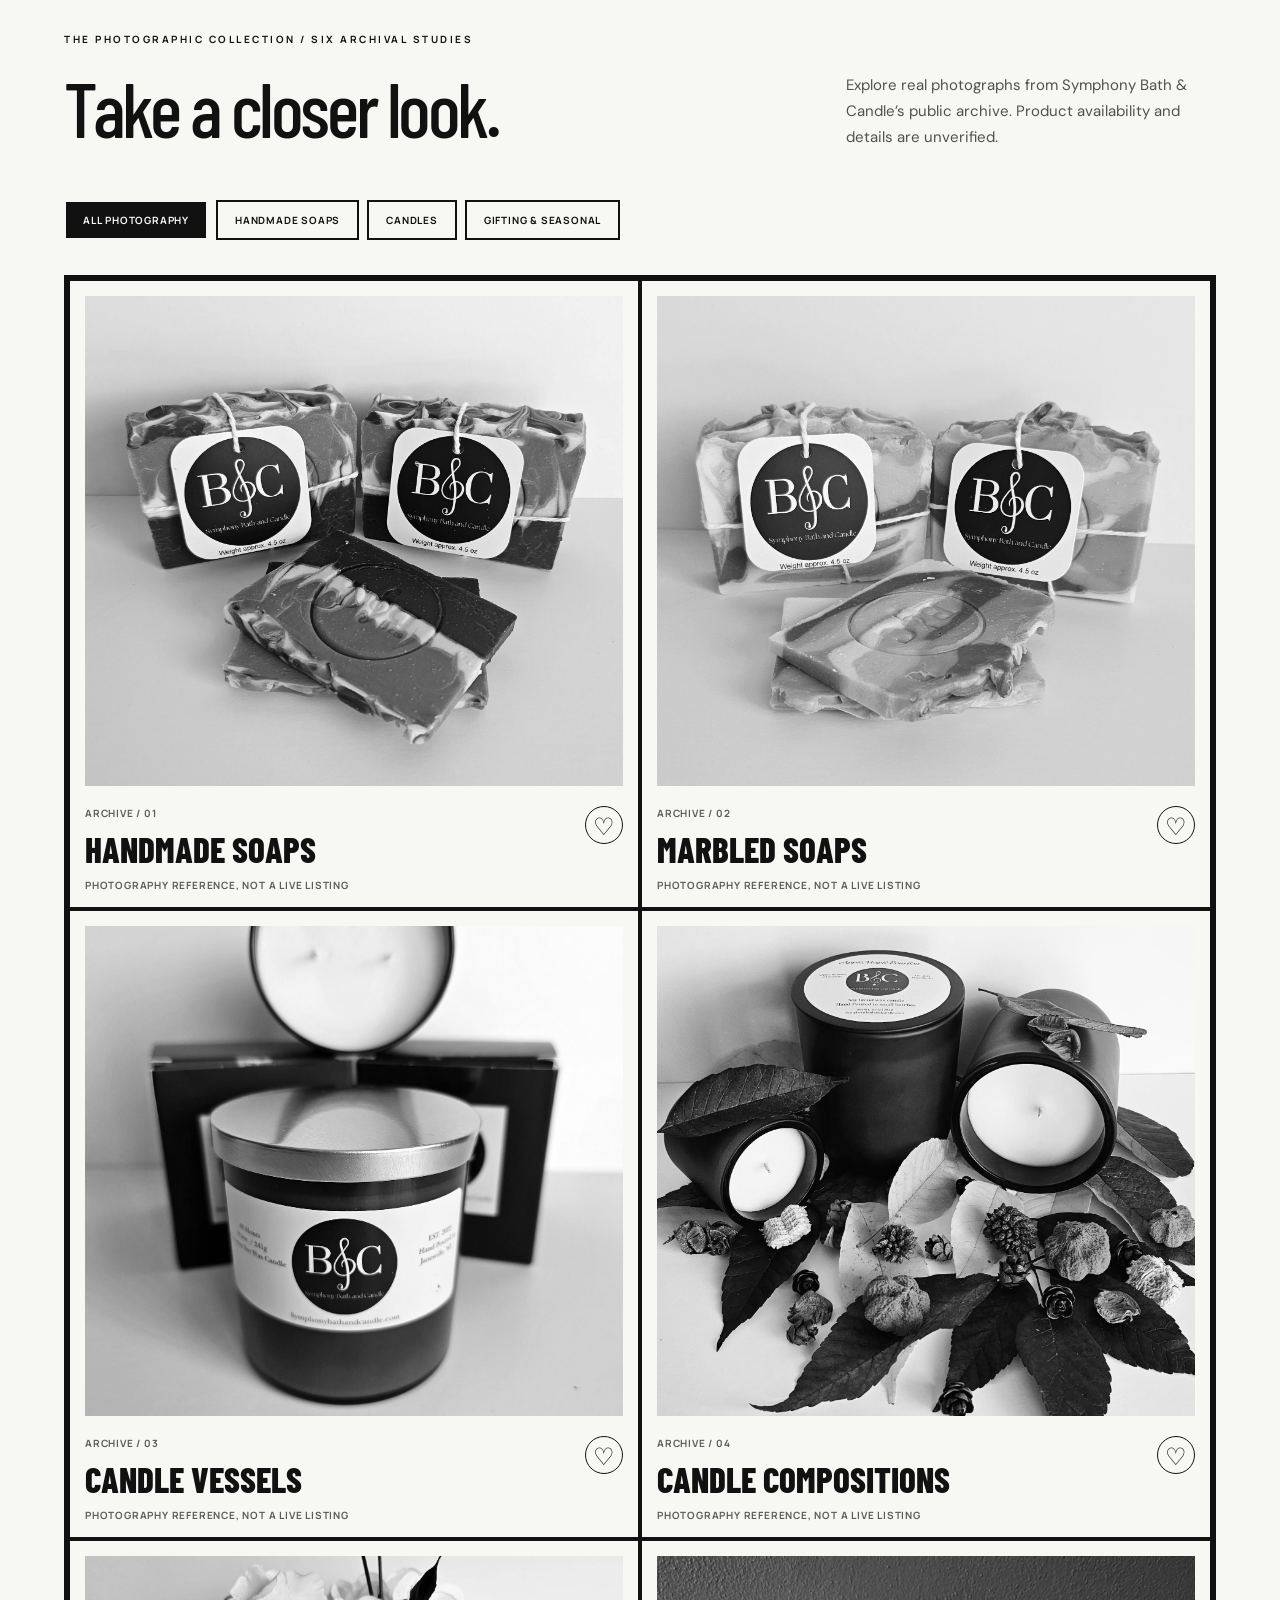
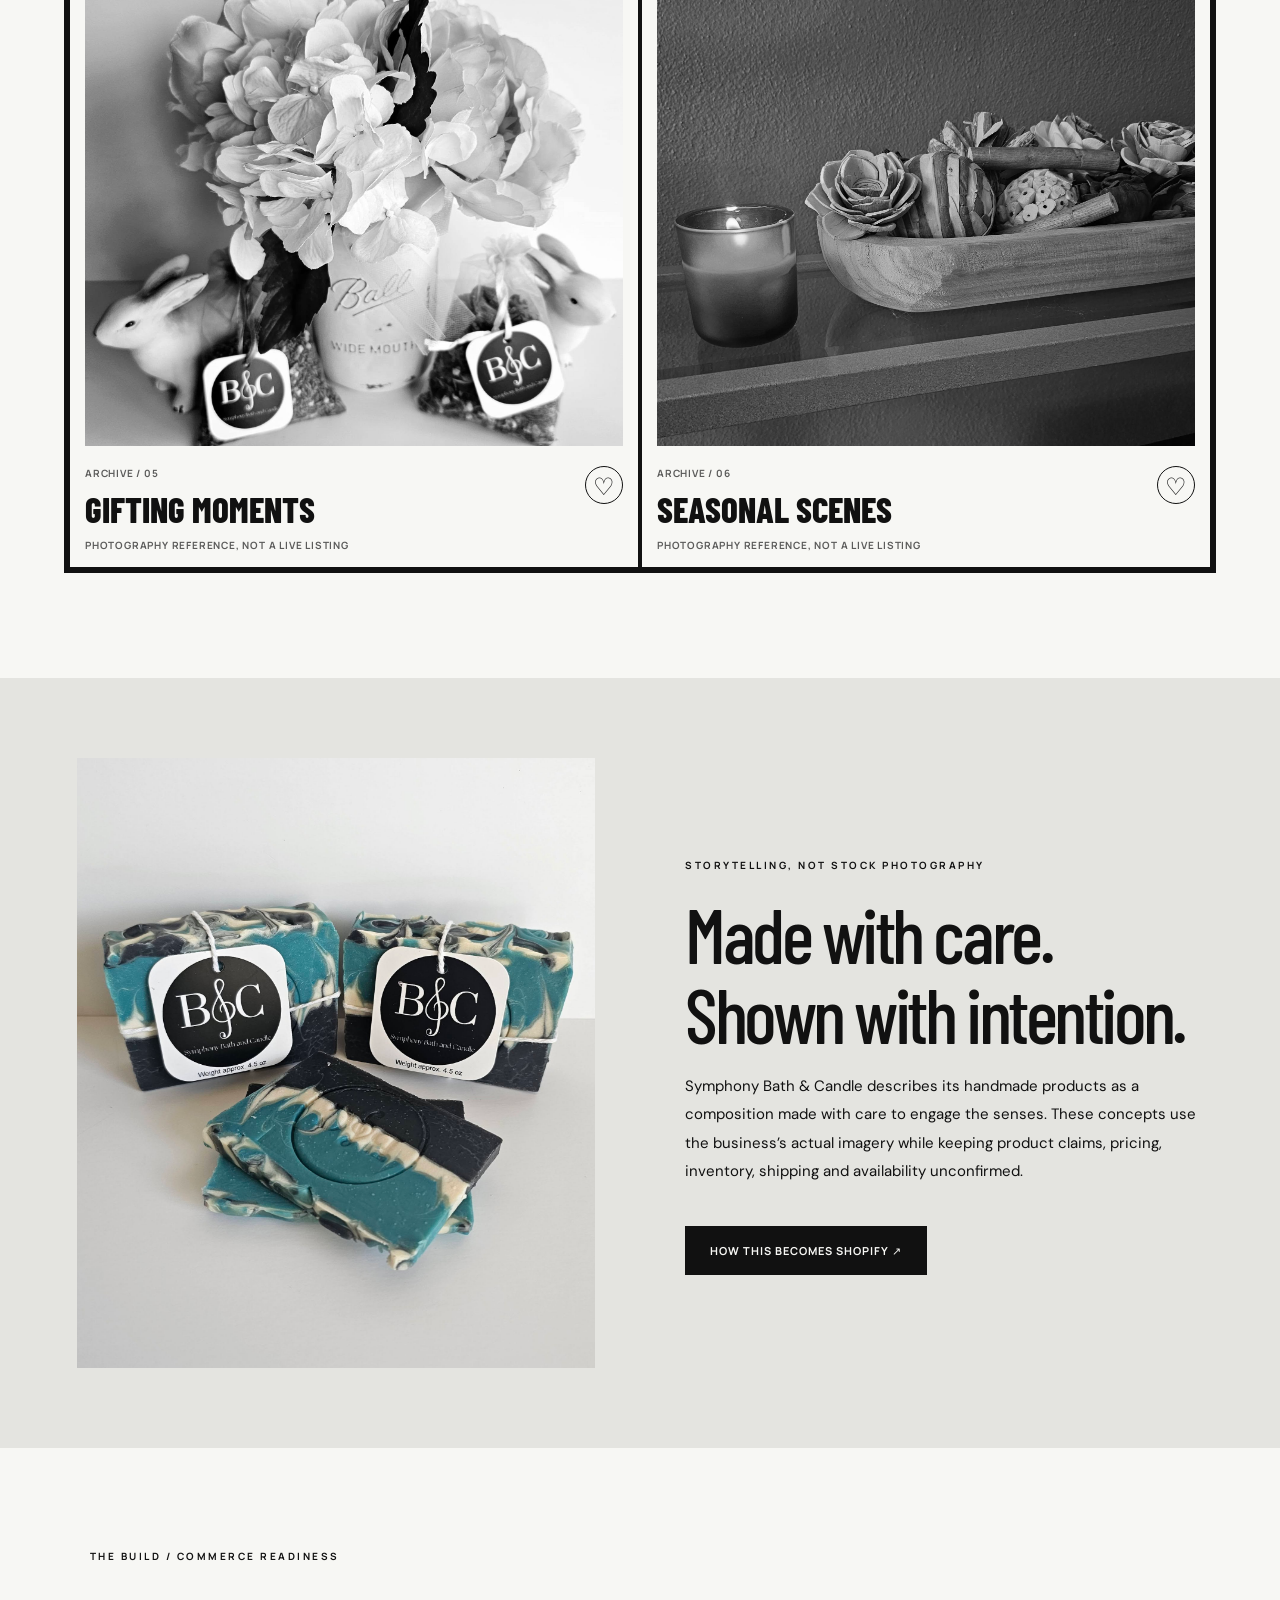
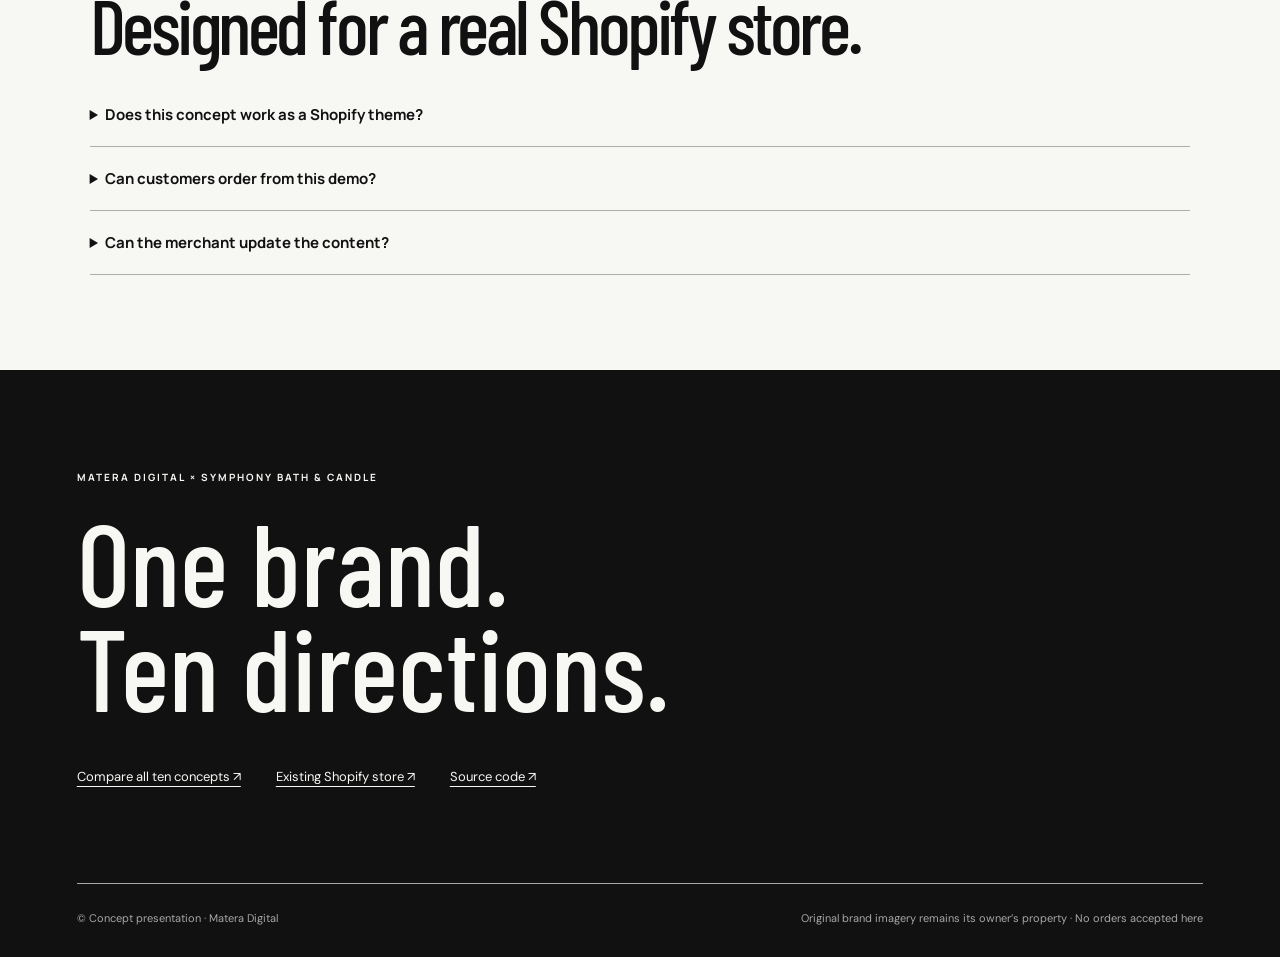
<file: demos/studio-monochrome/index.html>
<!doctype html><html lang="en"><head><meta charset="utf-8"><meta name="viewport" content="width=device-width,initial-scale=1"><meta name="description" content="Studio Monochrome: an interactive Symphony Bath & Candle design proposal by Matera Digital."><meta name="theme-color" content="#f7f7f4"><title>Studio Monochrome — Symphony Bath & Candle | Matera Digital</title><link rel="stylesheet" href="../../assets/showcase-v4.css"><style>:root{--bg:#f7f7f4;--ink:#111111;--accent:#737373;--panel:url('../../assets/concepts/studio-monochrome/editorial-panel.png');--texture:url('../../assets/concepts/studio-monochrome/signature-texture.png')}</style><link rel="stylesheet" href="../../assets/responsive-fixes.css"></head><body class="theme-brutalist" data-concept="studio-monochrome"><div id="app"></div><script src="../../assets/showcase-v4.js" defer></script></body></html>
</file>
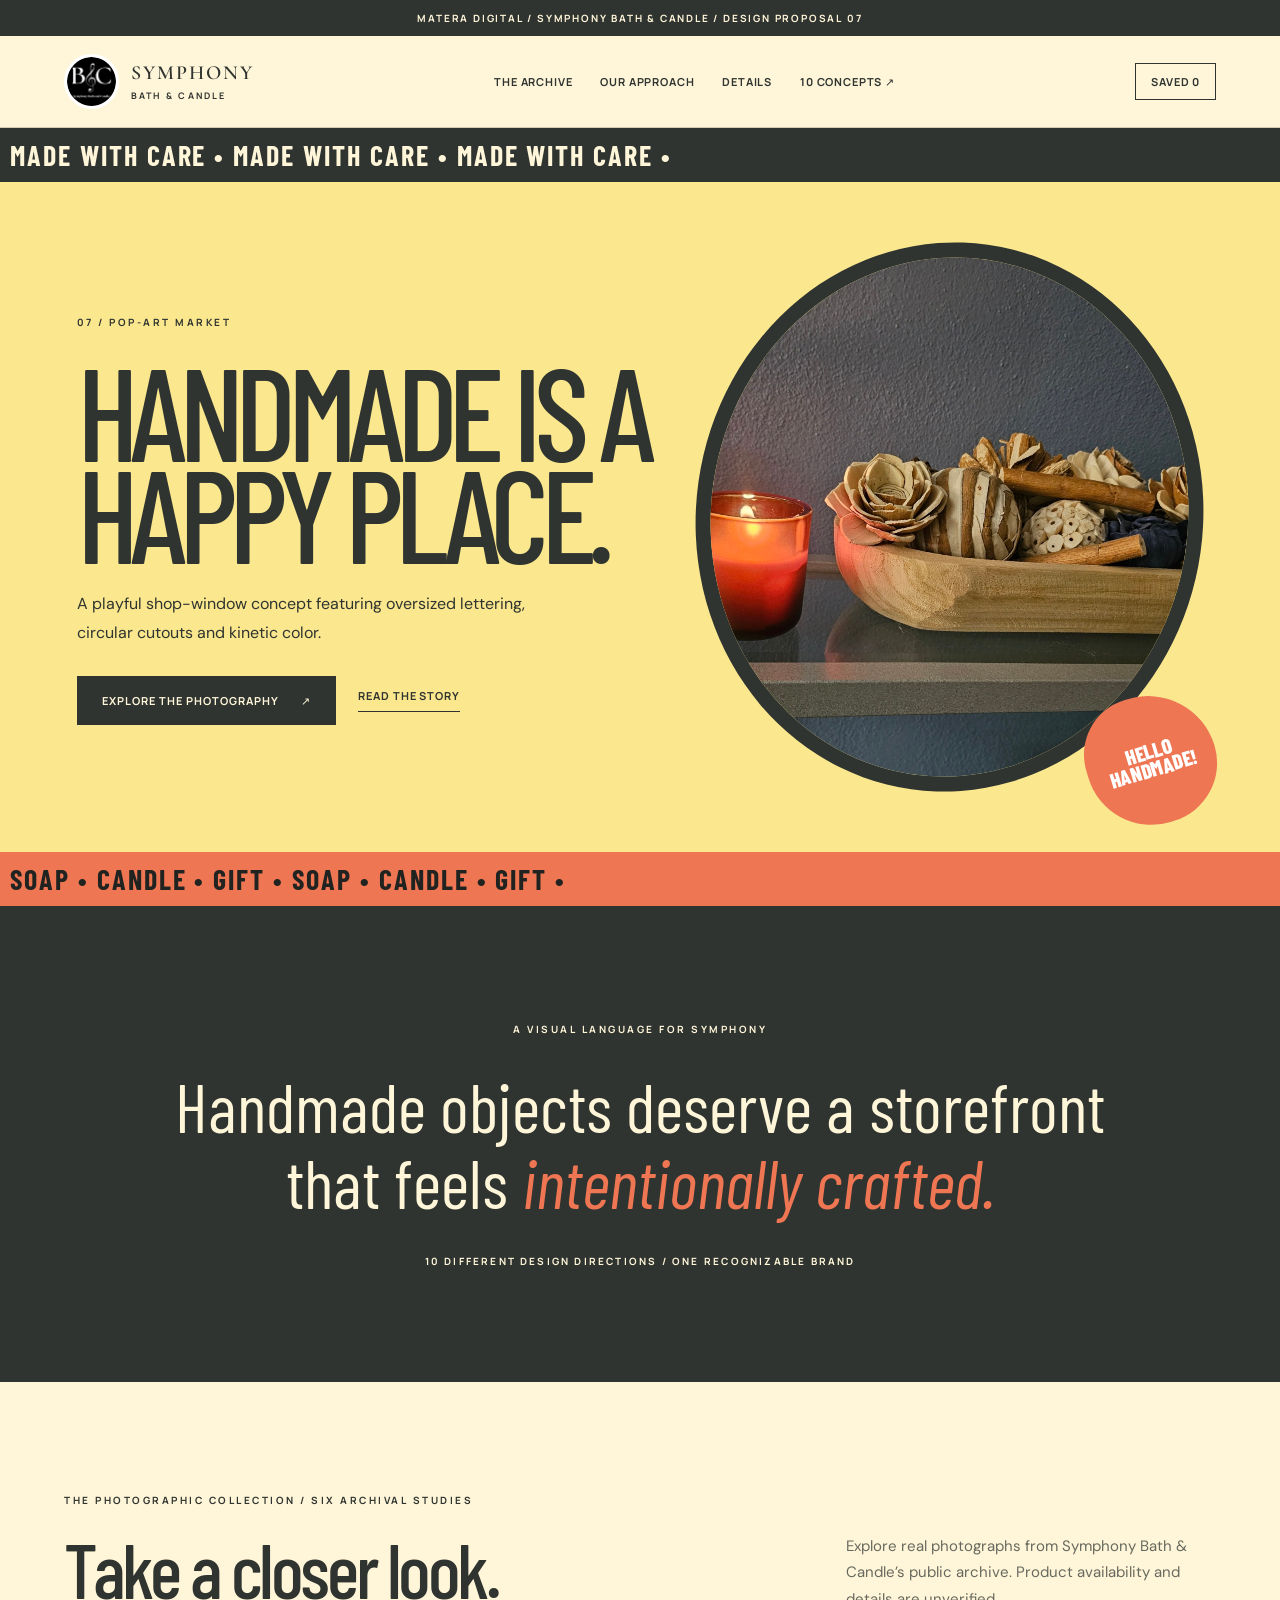
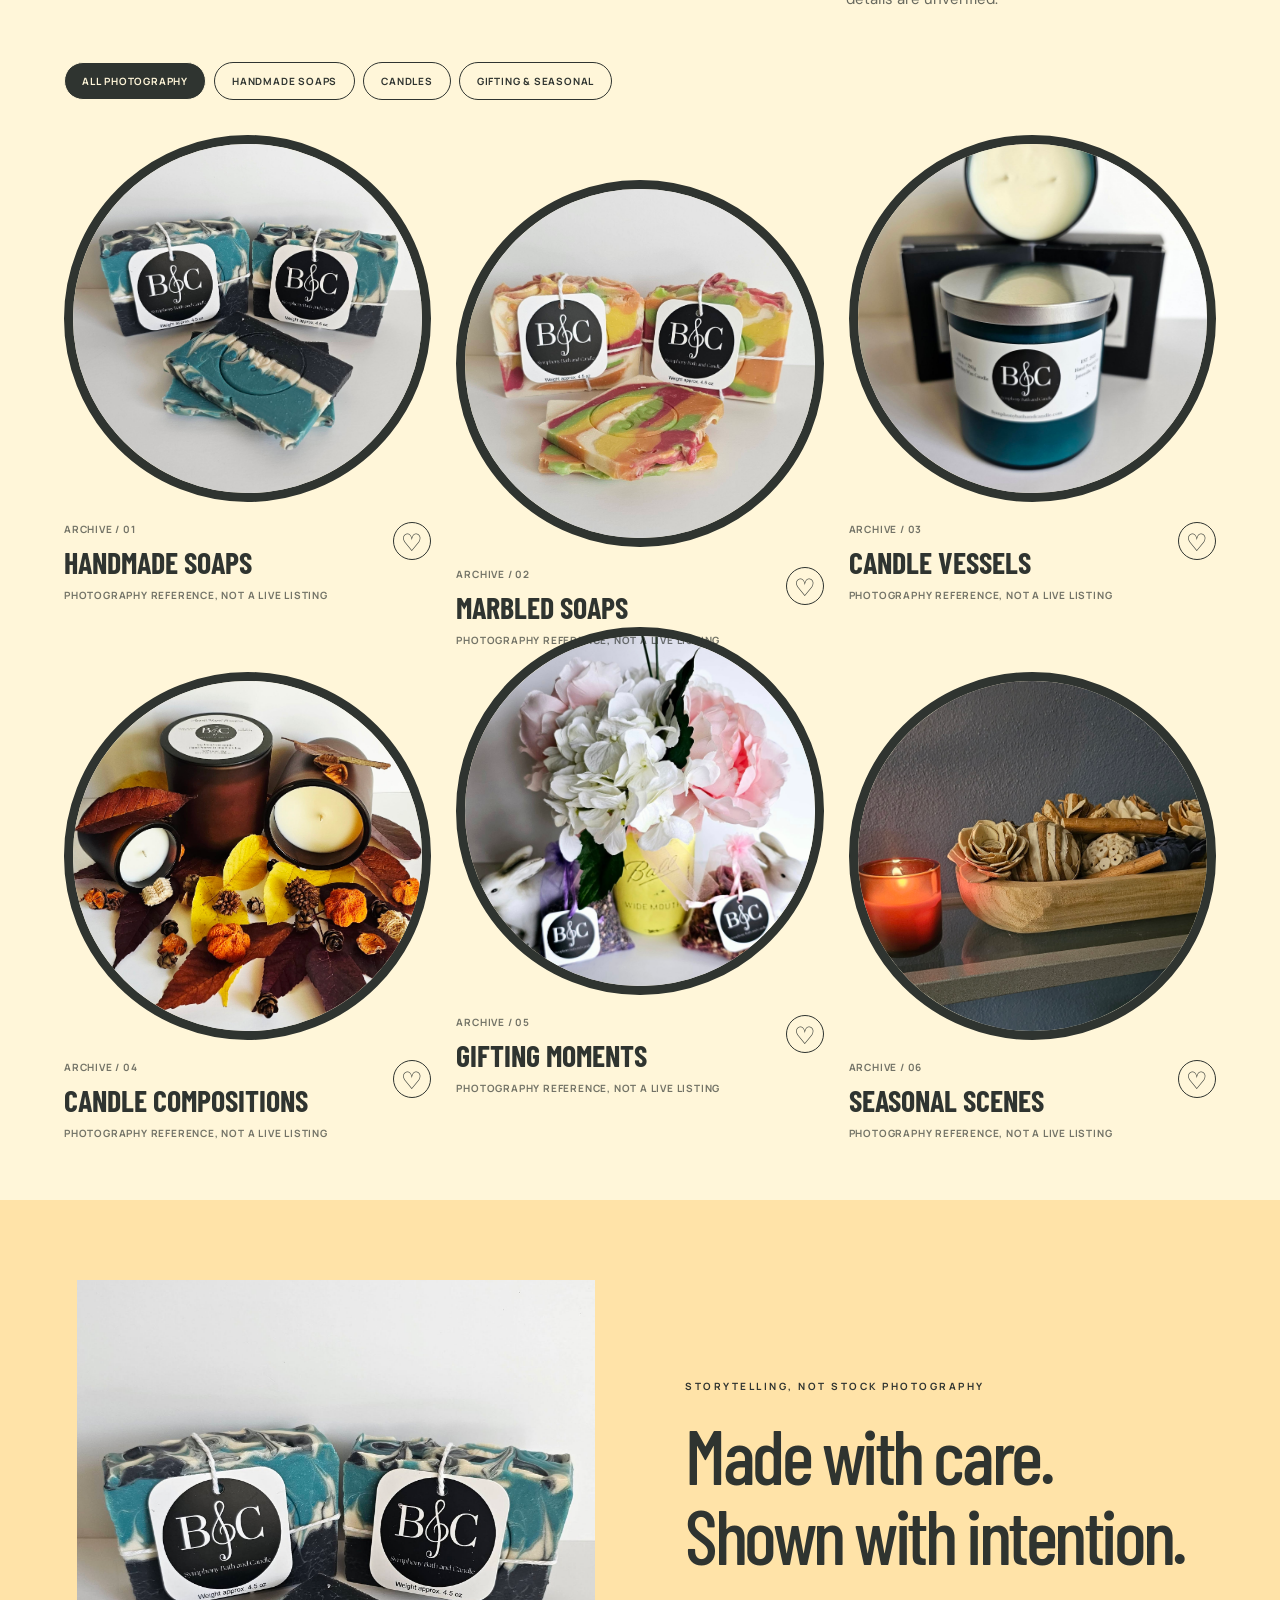
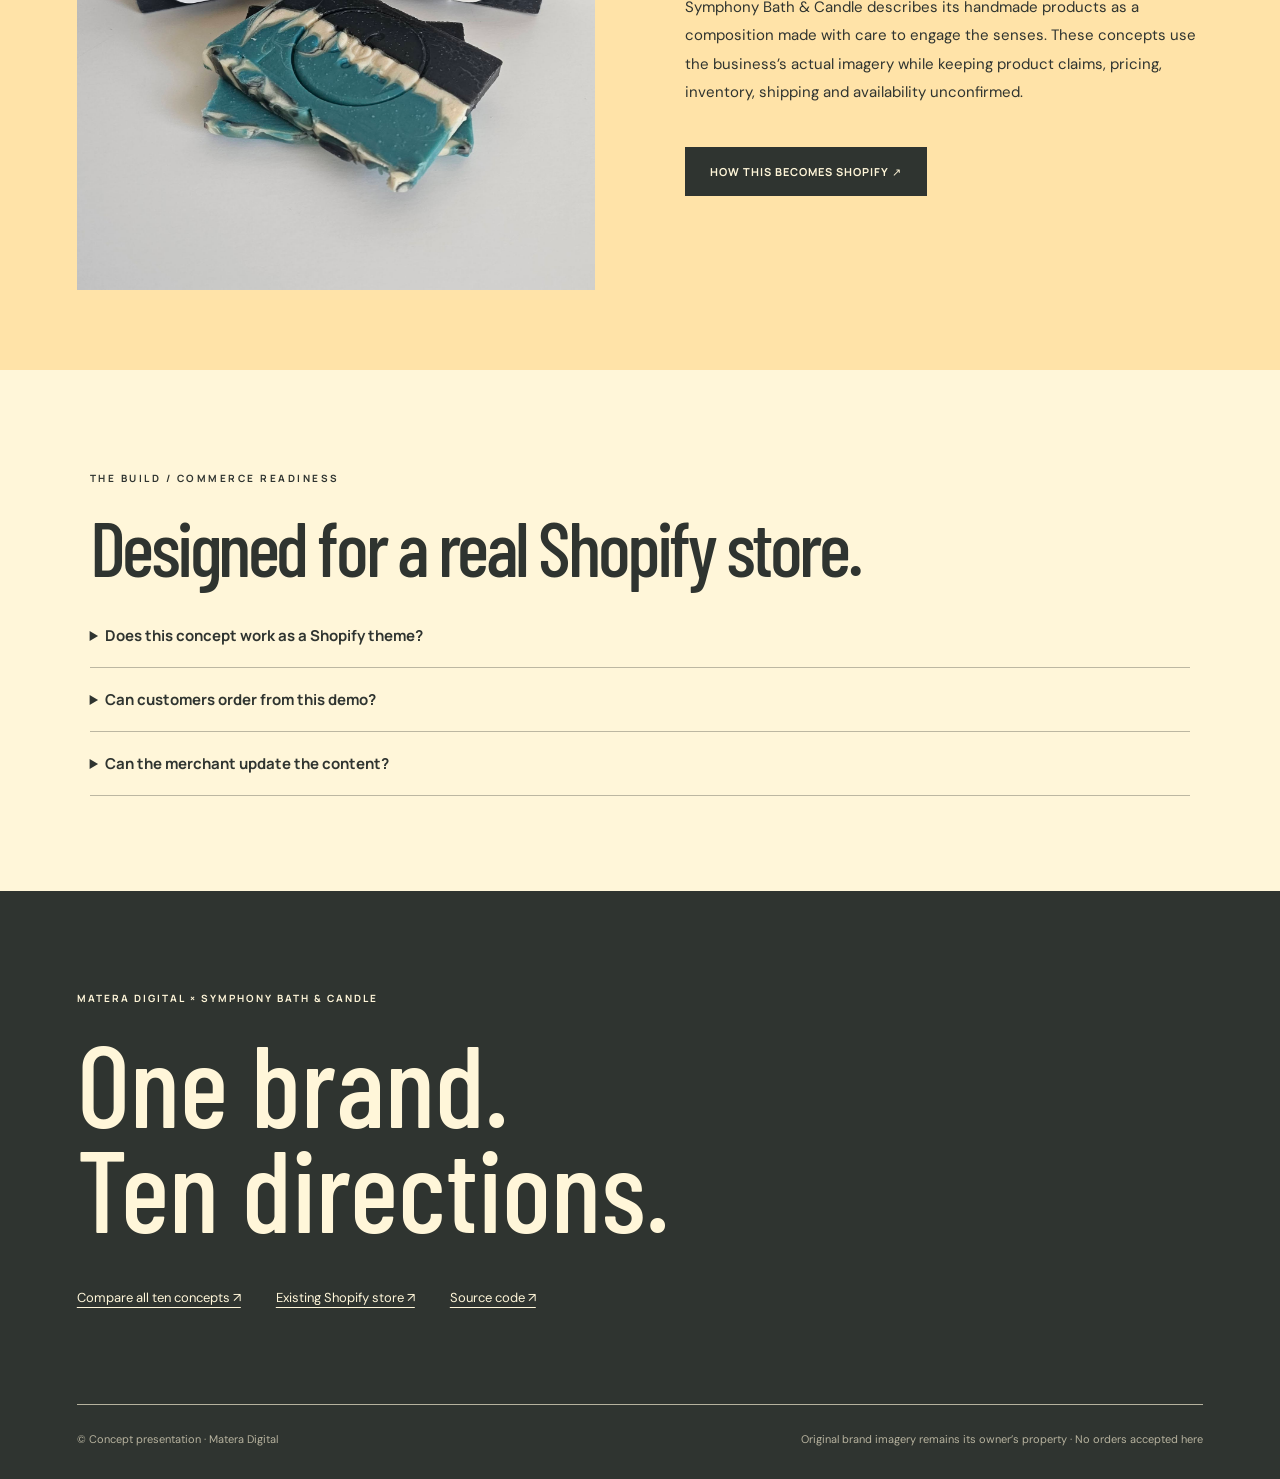
<file: demos/sunday-market/index.html>
<!doctype html><html lang="en"><head><meta charset="utf-8"><meta name="viewport" content="width=device-width,initial-scale=1"><meta name="description" content="Sunday Market: an interactive Symphony Bath & Candle design proposal by Matera Digital."><meta name="theme-color" content="#fff6d9"><title>Sunday Market — Symphony Bath & Candle | Matera Digital</title><link rel="stylesheet" href="../../assets/showcase-v4.css"><style>:root{--bg:#fff6d9;--ink:#2f3430;--accent:#ef7653;--panel:url('../../assets/concepts/sunday-market/editorial-panel.png');--texture:url('../../assets/concepts/sunday-market/signature-texture.png')}</style><link rel="stylesheet" href="../../assets/responsive-fixes.css"></head><body class="theme-market" data-concept="sunday-market"><div id="app"></div><script src="../../assets/showcase-v4.js" defer></script></body></html>
</file>
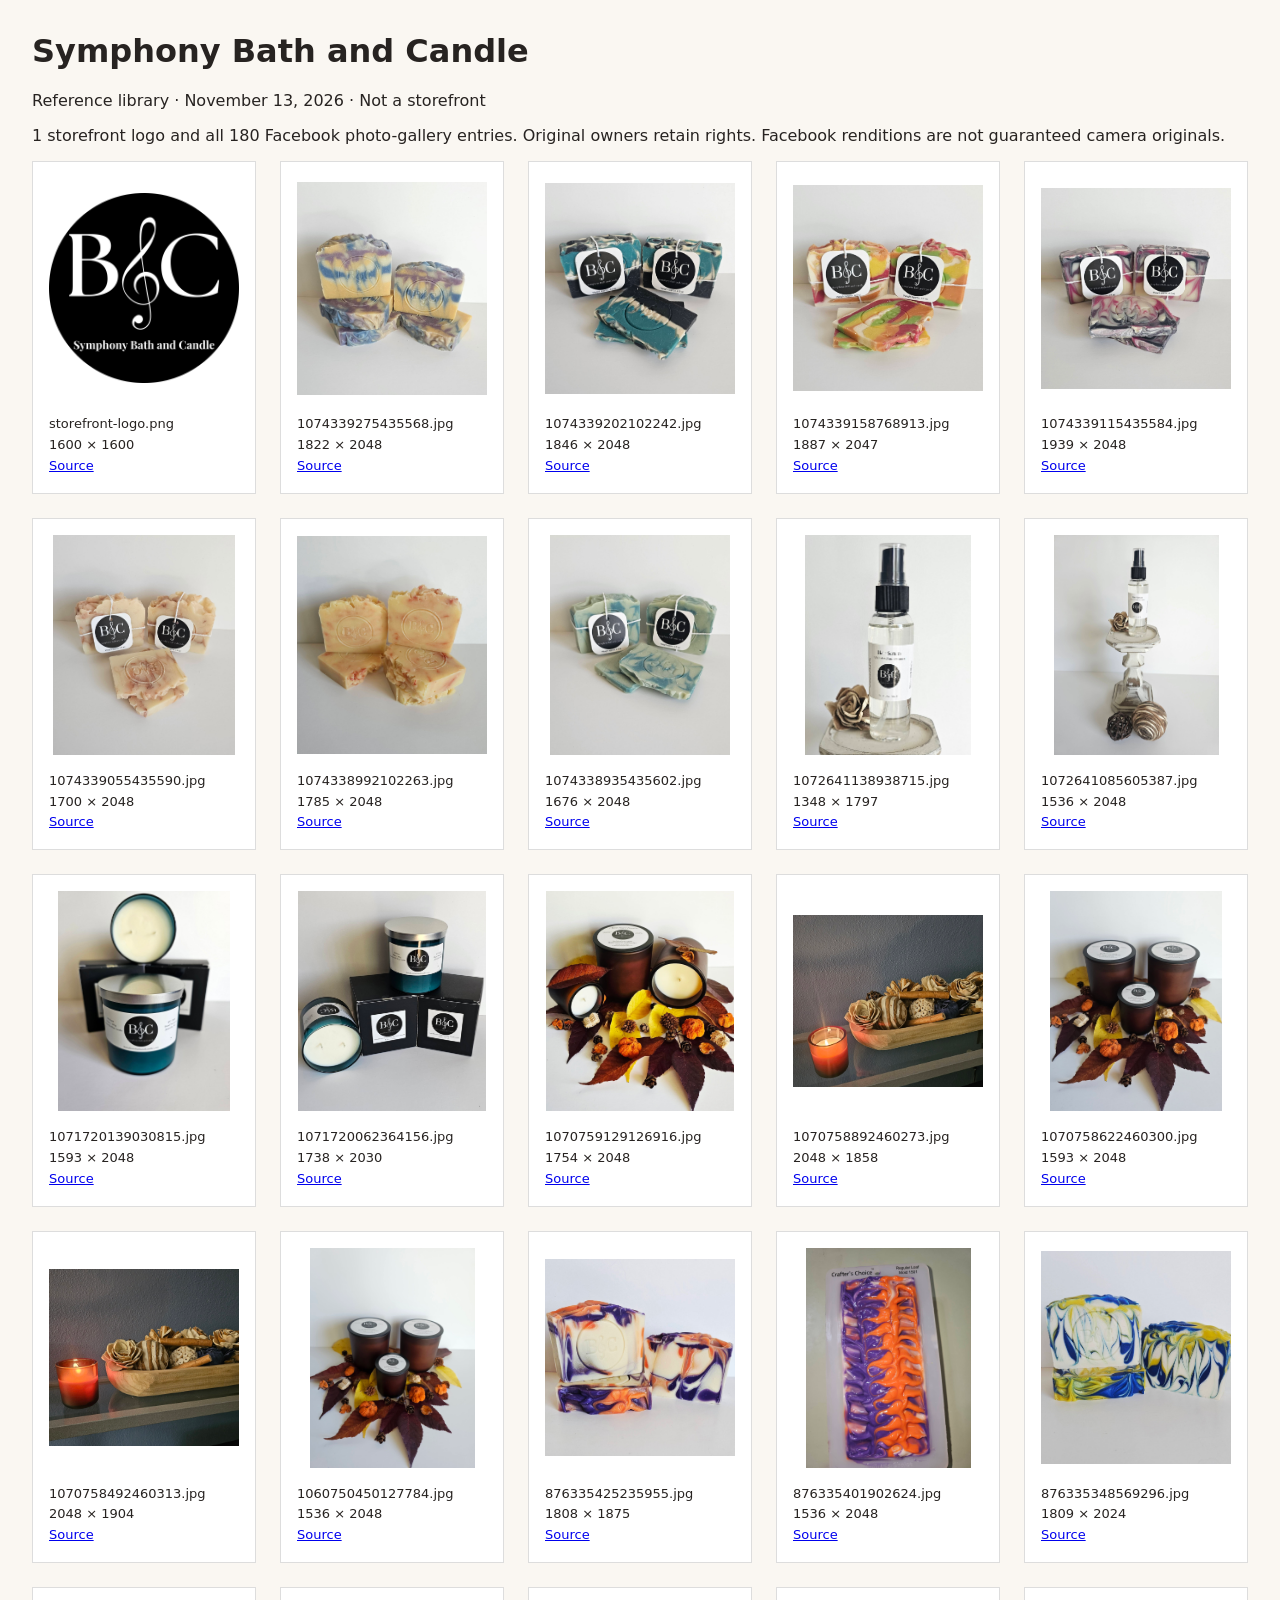
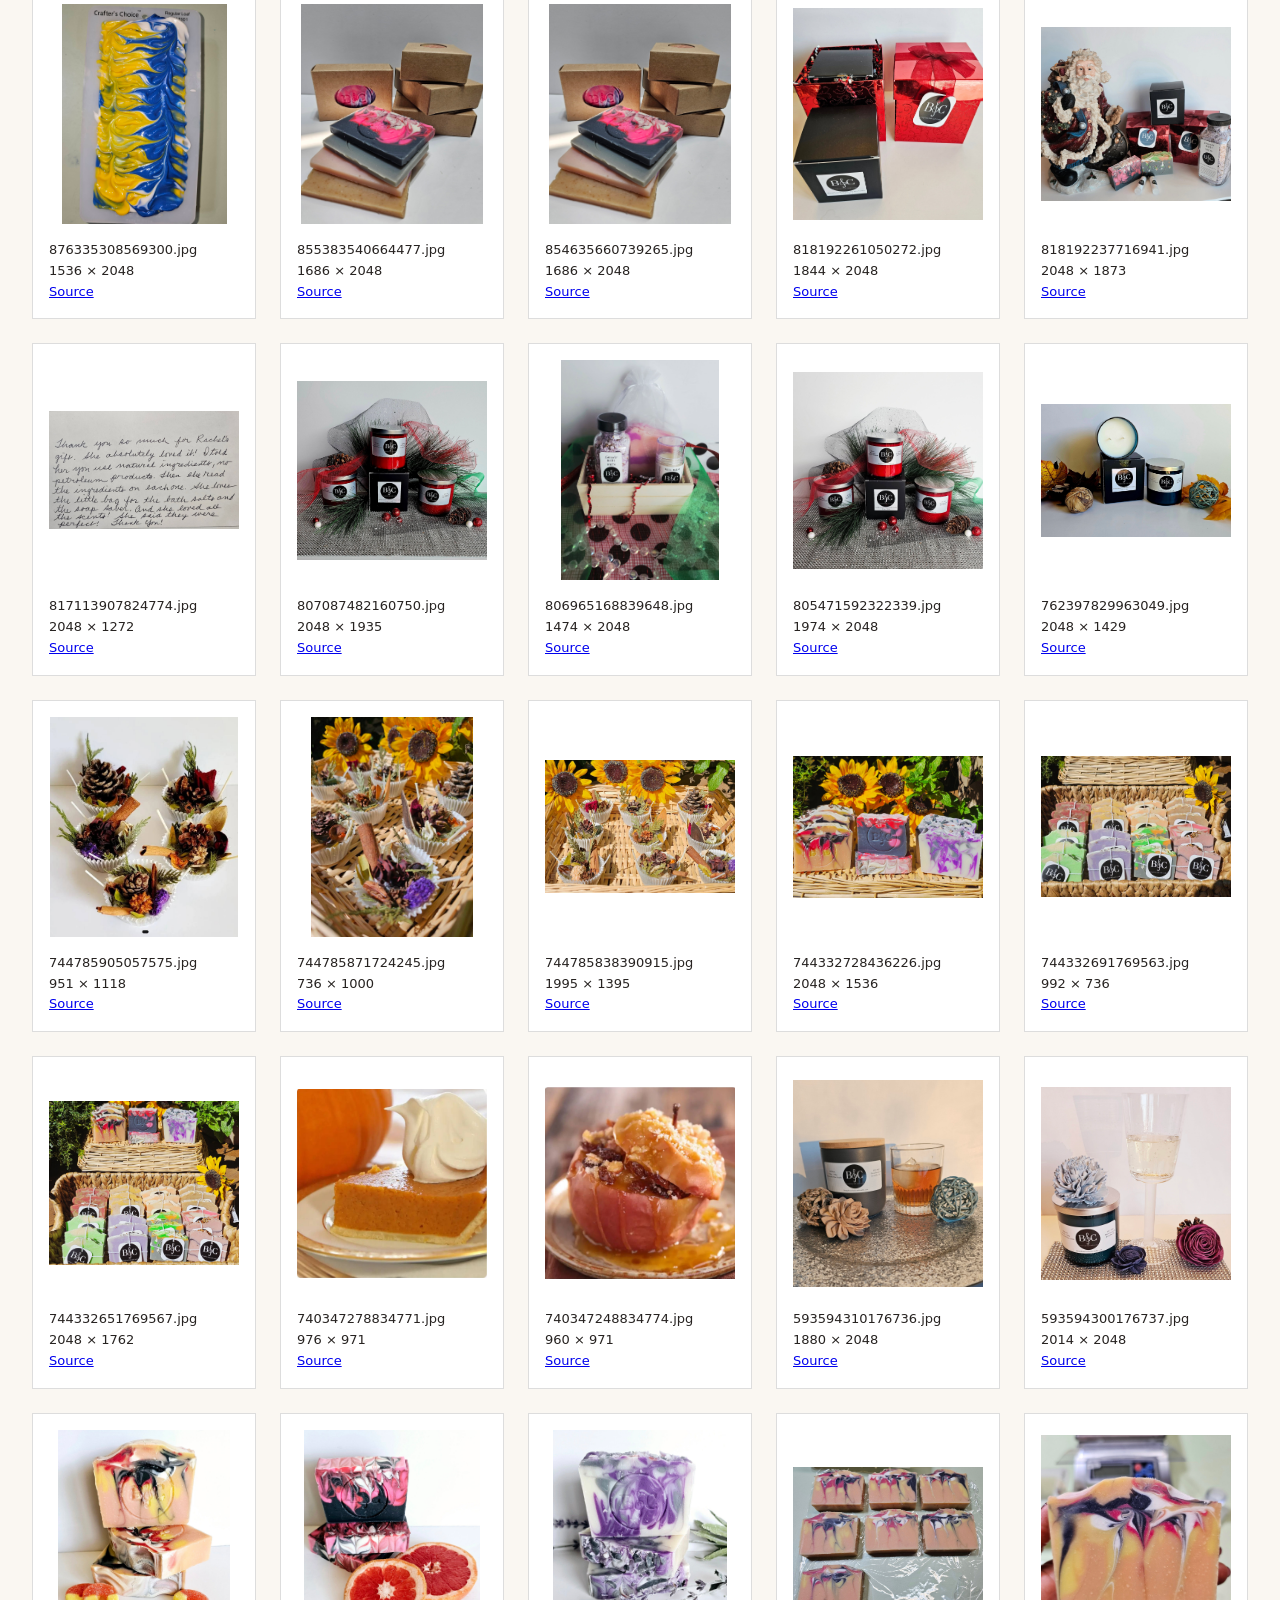
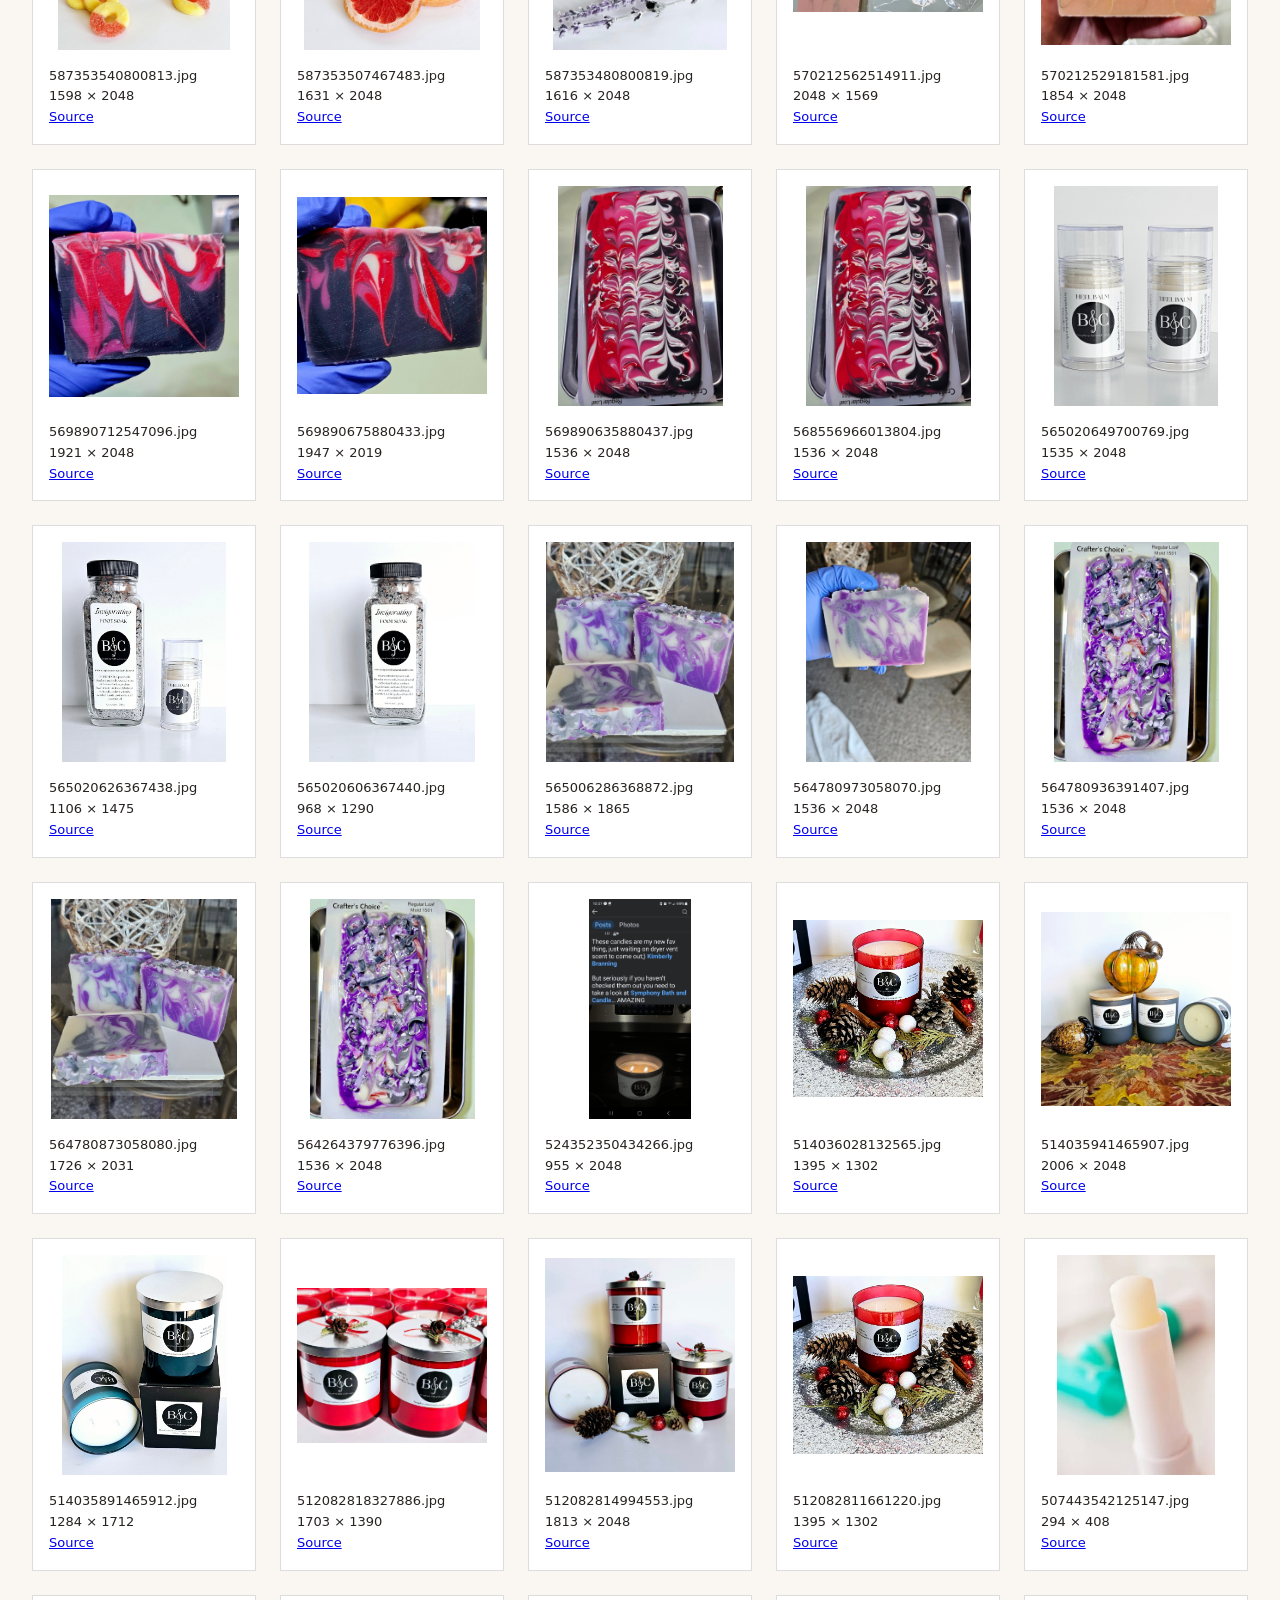
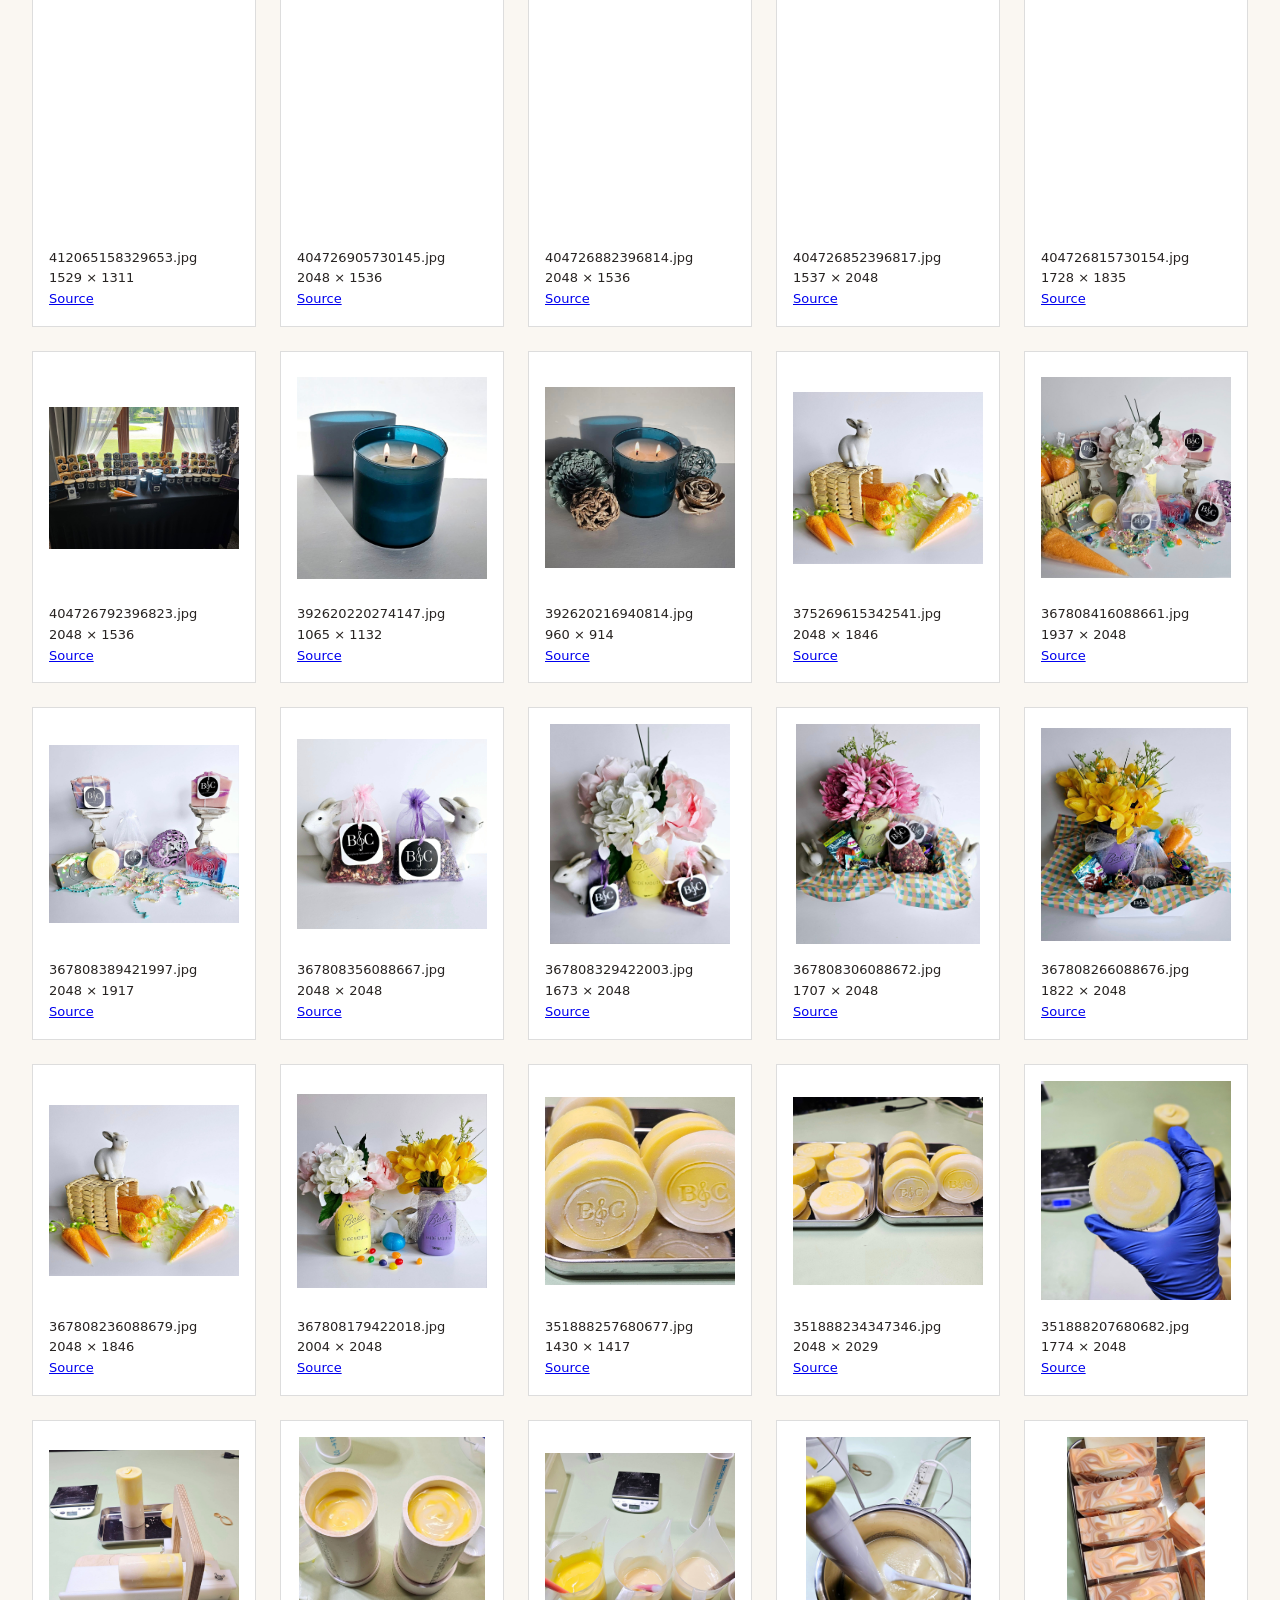
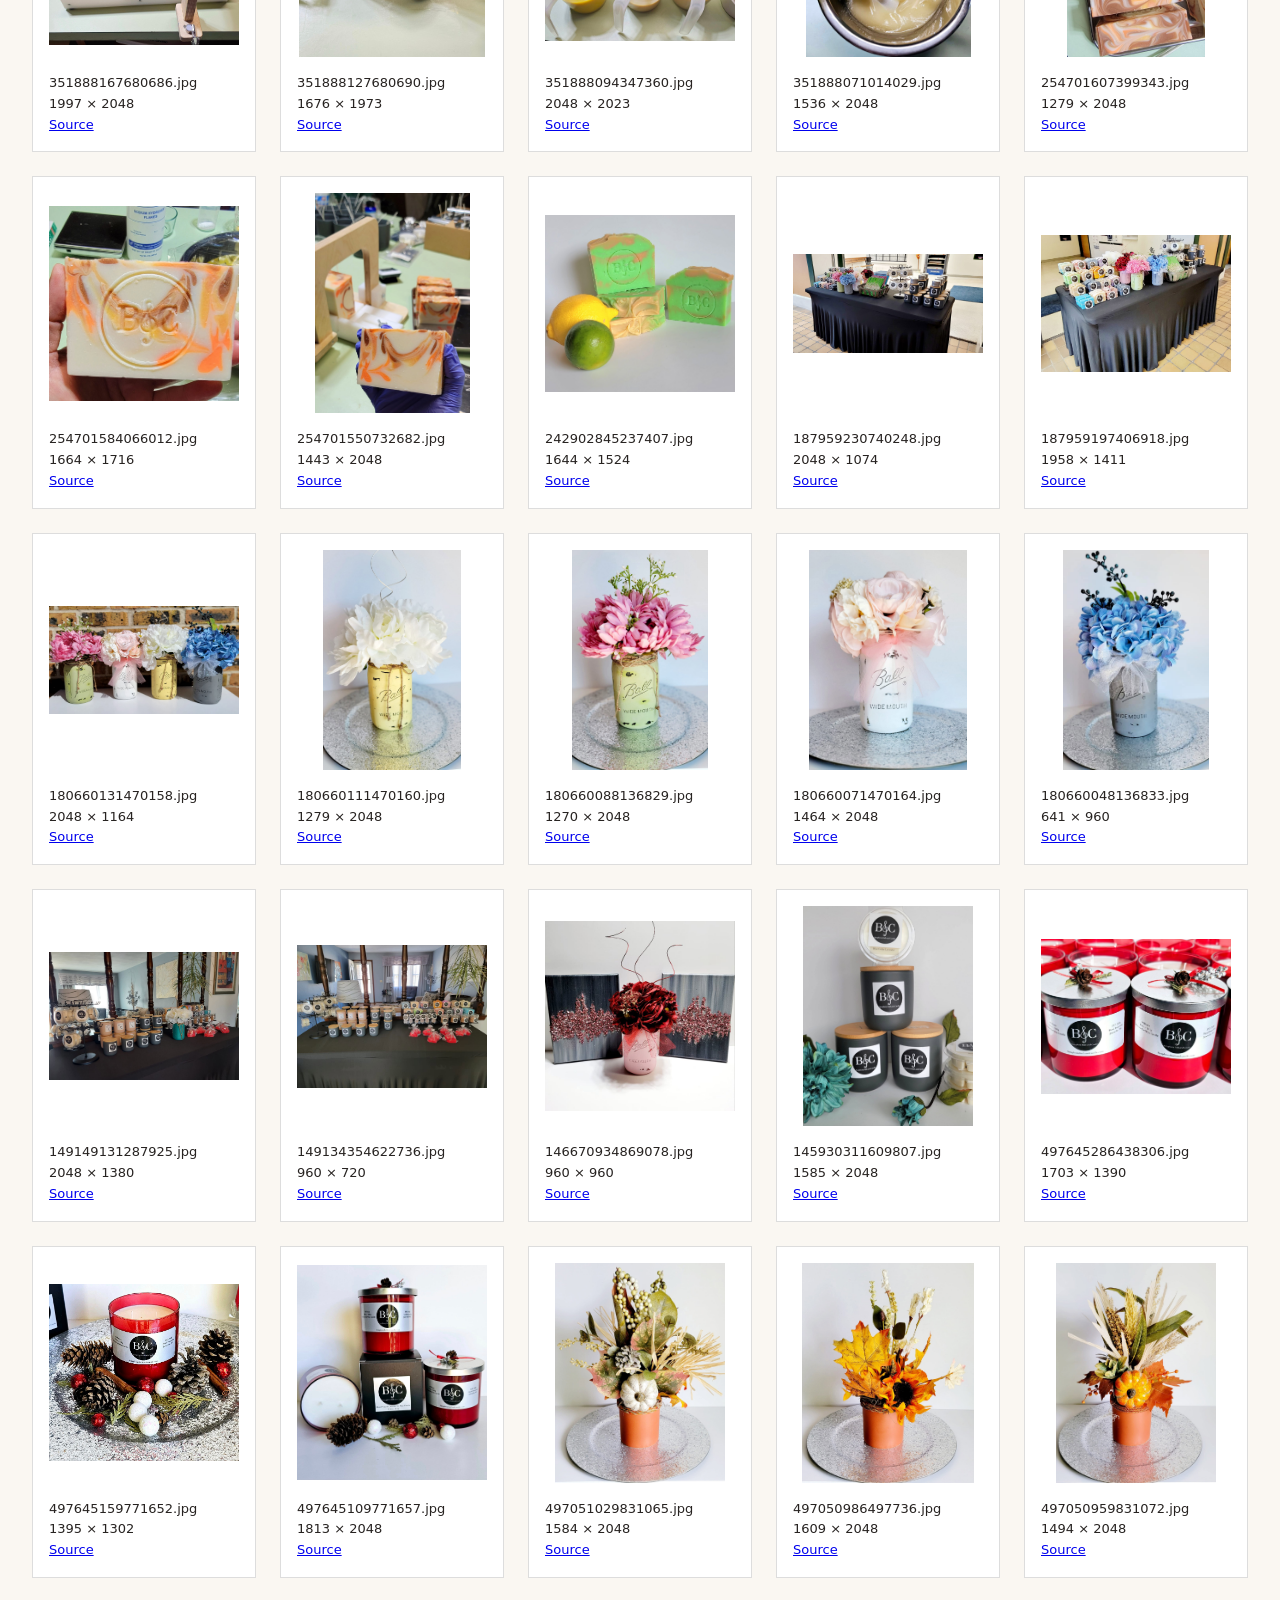
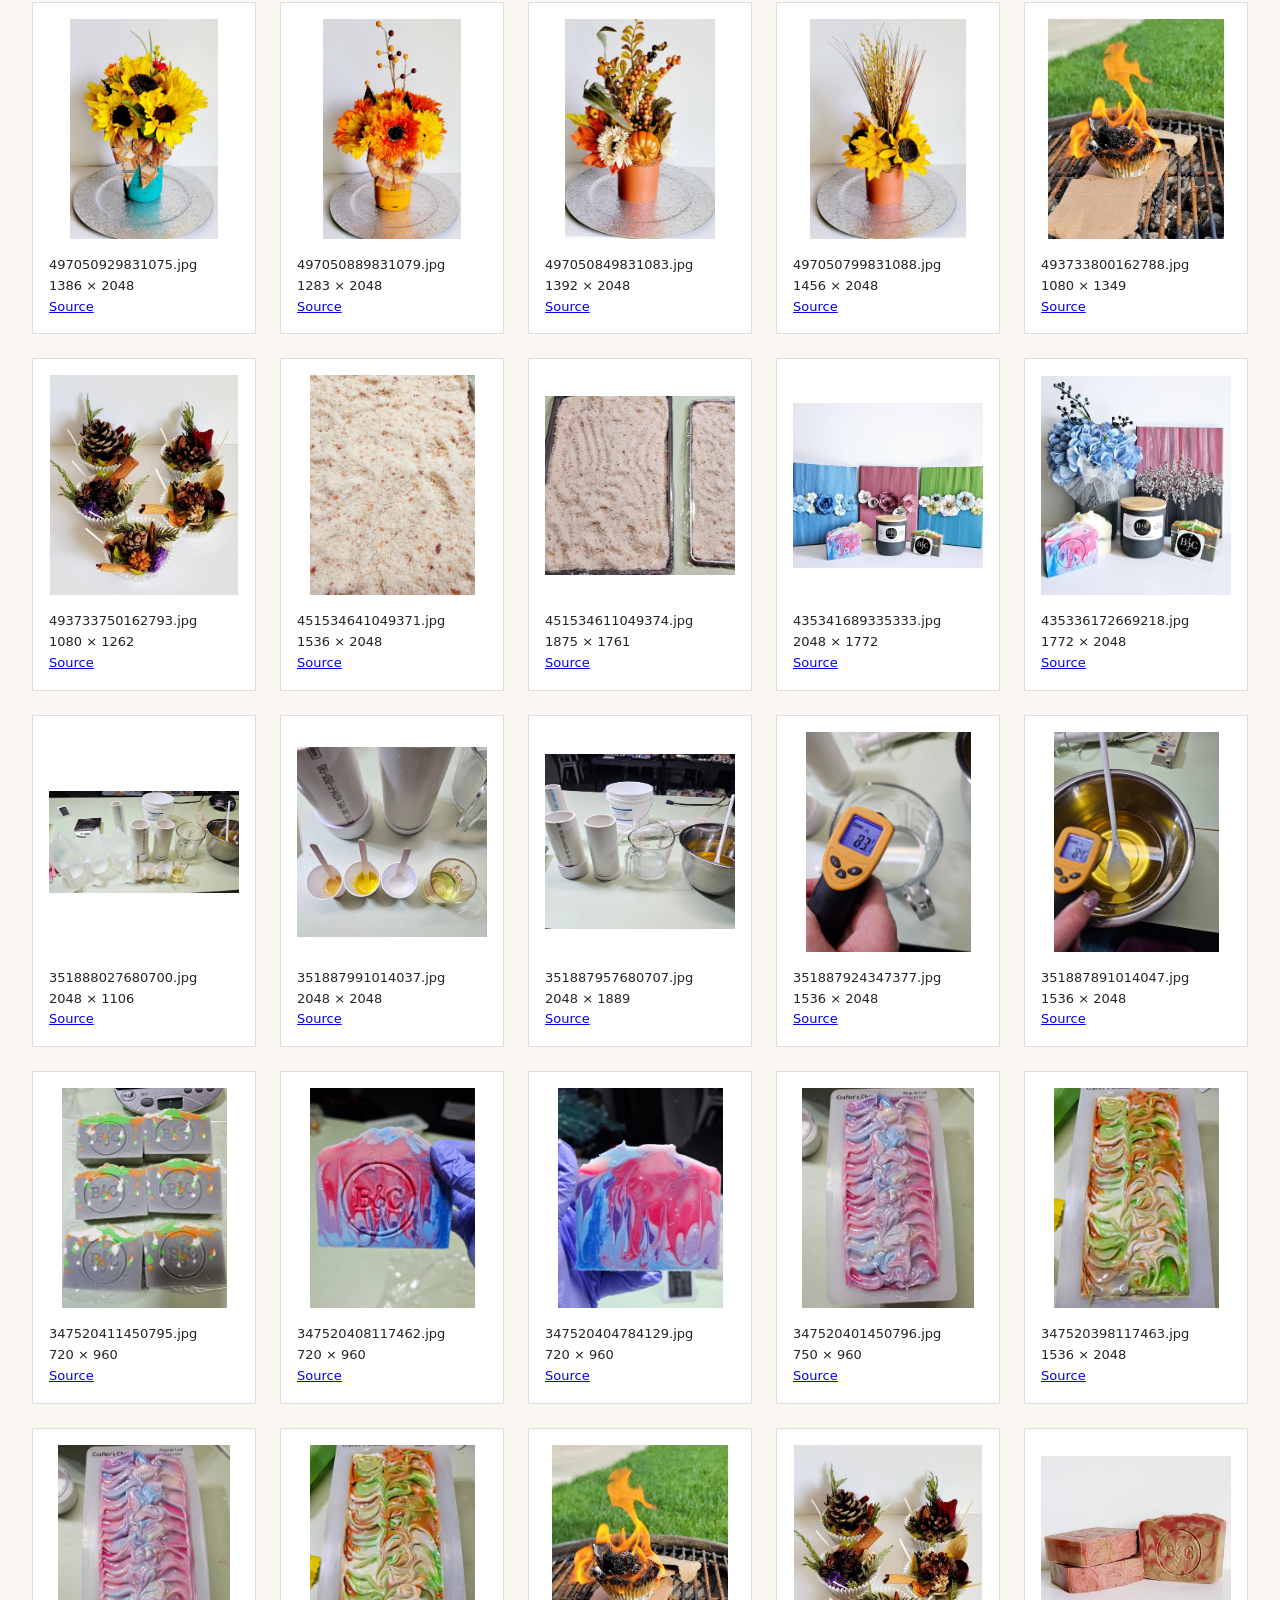
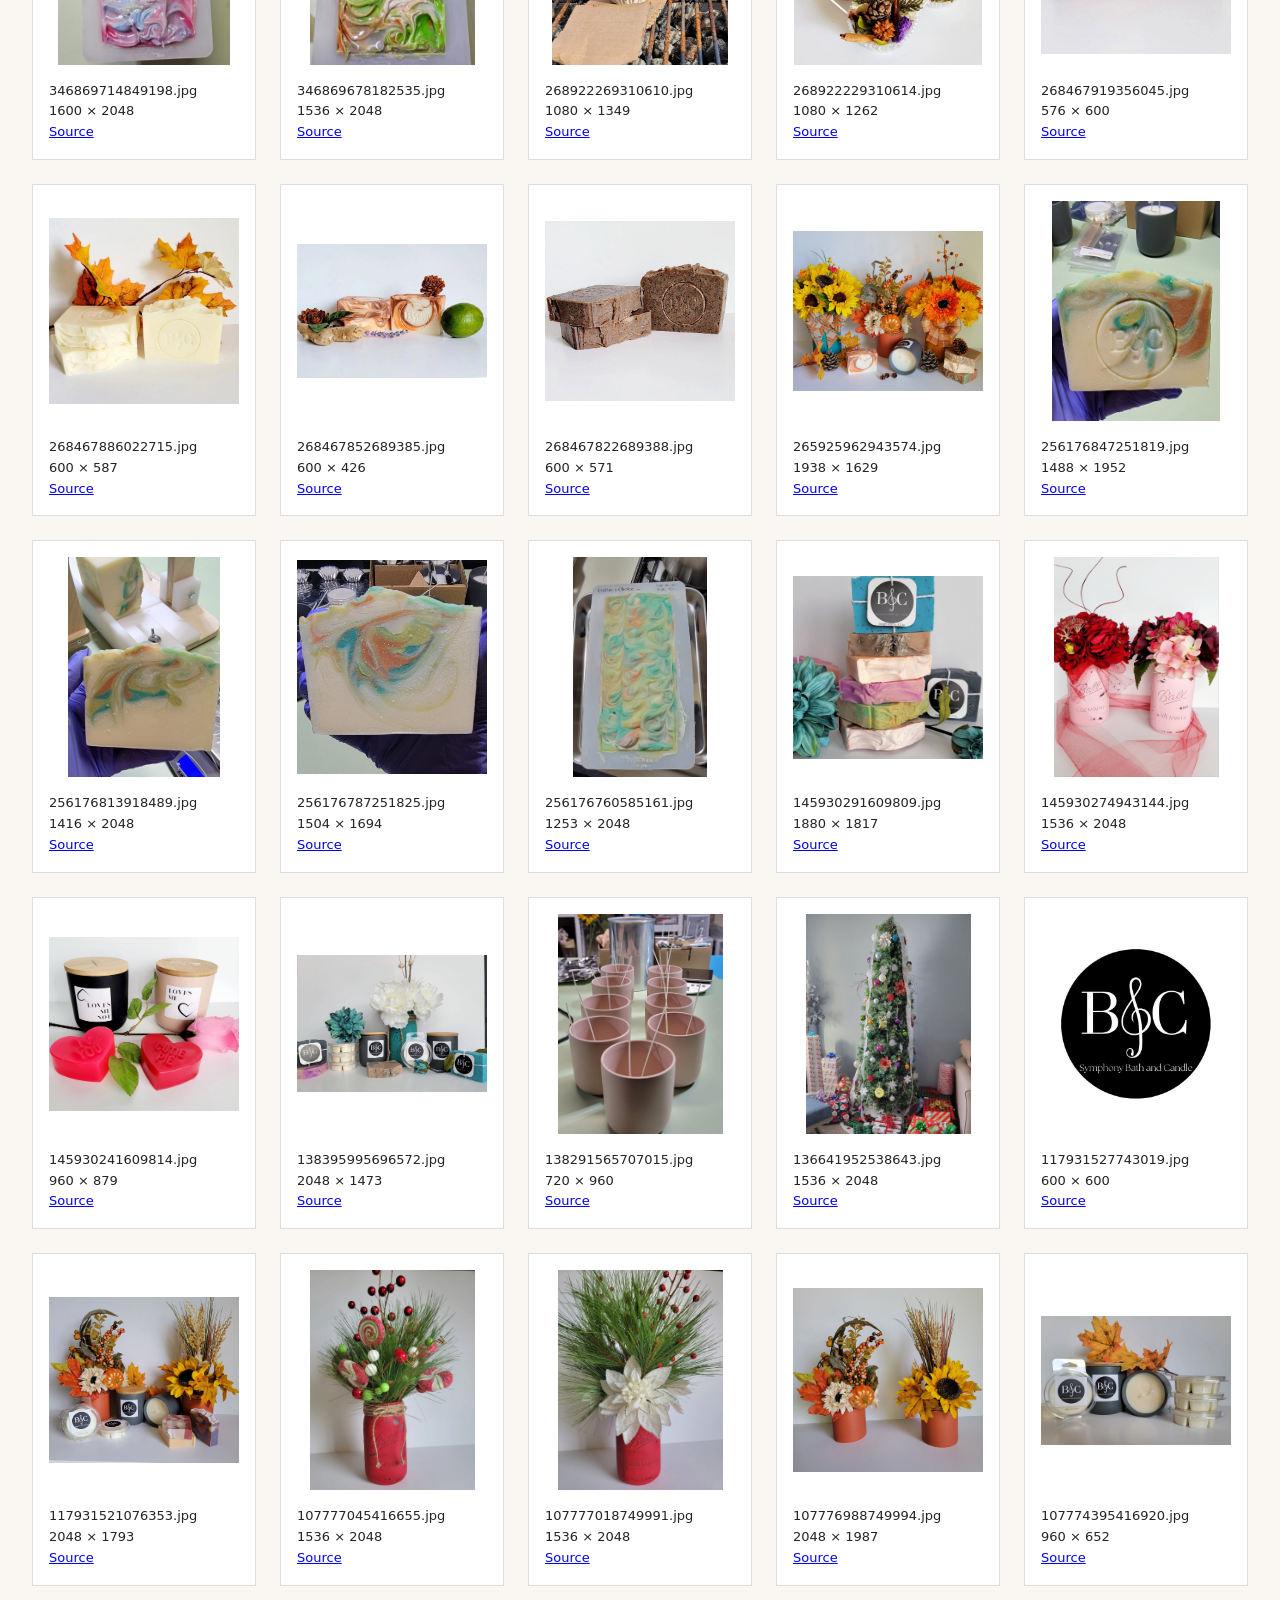
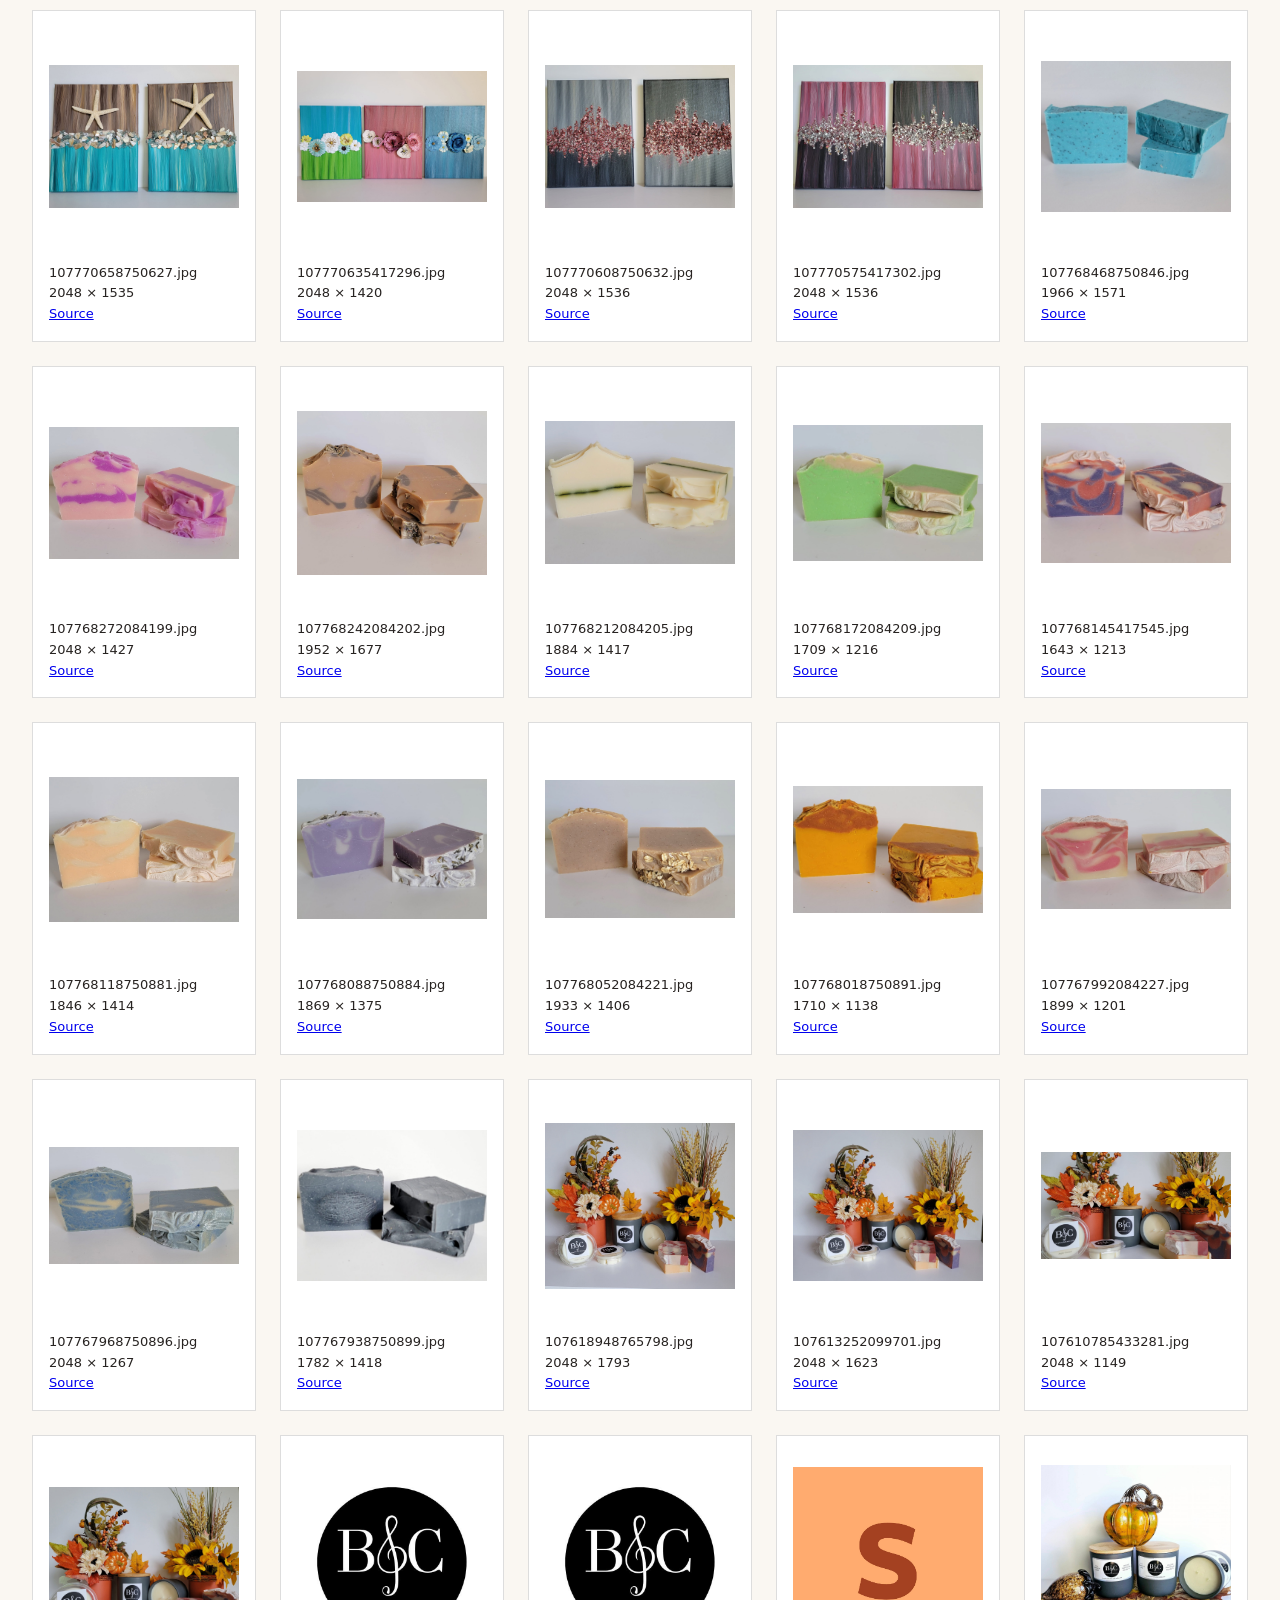
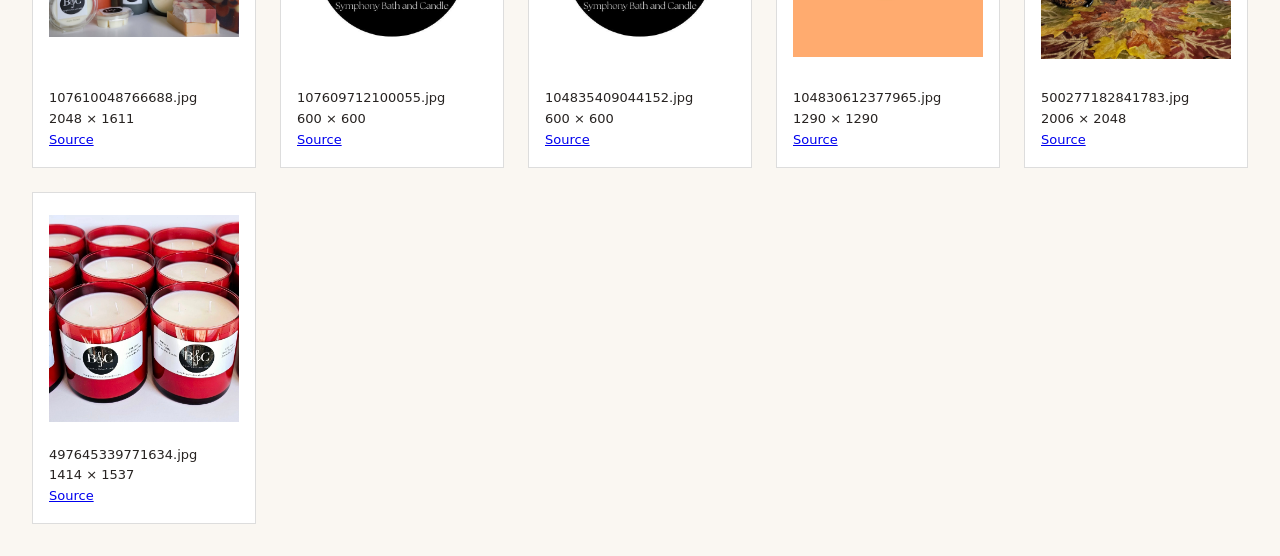
<file: assets/gallery.html>
<!doctype html><html lang="en"><meta charset="utf-8"><meta name="viewport" content="width=device-width, initial-scale=1"><title>Symphony reference assets</title><style>body{font:16px system-ui;background:#faf7f2;color:#272321;margin:32px}main{display:grid;grid-template-columns:repeat(auto-fit,minmax(220px,1fr));gap:24px}figure{margin:0;padding:16px;background:white;border:1px solid #ddd}img{width:100%;height:220px;object-fit:contain}figcaption{font-size:13px;line-height:1.6;margin-top:12px}</style><h1>Symphony Bath and Candle</h1><p>Reference library · November 13, 2026 · Not a storefront</p><p>1 storefront logo and all 180 Facebook photo-gallery entries. Original owners retain rights. Facebook renditions are not guaranteed camera originals.</p><main><figure><a href="brand/storefront-logo.png"><img loading="lazy" src="brand/storefront-logo.png" alt="Reference asset 1"></a><figcaption>storefront-logo.png<br>1600 × 1600<br><a href="https://www.symphonybathandcandle.com/">Source</a></figcaption></figure><figure><a href="facebook-full/1074339275435568.jpg"><img loading="lazy" src="facebook-full/1074339275435568.jpg" alt="Reference asset 2"></a><figcaption>1074339275435568.jpg<br>1822 × 2048<br><a href="https://www.facebook.com/photo.php?fbid=1074339275435568">Source</a></figcaption></figure><figure><a href="facebook-full/1074339202102242.jpg"><img loading="lazy" src="facebook-full/1074339202102242.jpg" alt="Reference asset 3"></a><figcaption>1074339202102242.jpg<br>1846 × 2048<br><a href="https://www.facebook.com/photo.php?fbid=1074339202102242">Source</a></figcaption></figure><figure><a href="facebook-full/1074339158768913.jpg"><img loading="lazy" src="facebook-full/1074339158768913.jpg" alt="Reference asset 4"></a><figcaption>1074339158768913.jpg<br>1887 × 2047<br><a href="https://www.facebook.com/photo.php?fbid=1074339158768913">Source</a></figcaption></figure><figure><a href="facebook-full/1074339115435584.jpg"><img loading="lazy" src="facebook-full/1074339115435584.jpg" alt="Reference asset 5"></a><figcaption>1074339115435584.jpg<br>1939 × 2048<br><a href="https://www.facebook.com/photo.php?fbid=1074339115435584">Source</a></figcaption></figure><figure><a href="facebook-full/1074339055435590.jpg"><img loading="lazy" src="facebook-full/1074339055435590.jpg" alt="Reference asset 6"></a><figcaption>1074339055435590.jpg<br>1700 × 2048<br><a href="https://www.facebook.com/photo.php?fbid=1074339055435590">Source</a></figcaption></figure><figure><a href="facebook-full/1074338992102263.jpg"><img loading="lazy" src="facebook-full/1074338992102263.jpg" alt="Reference asset 7"></a><figcaption>1074338992102263.jpg<br>1785 × 2048<br><a href="https://www.facebook.com/photo.php?fbid=1074338992102263">Source</a></figcaption></figure><figure><a href="facebook-full/1074338935435602.jpg"><img loading="lazy" src="facebook-full/1074338935435602.jpg" alt="Reference asset 8"></a><figcaption>1074338935435602.jpg<br>1676 × 2048<br><a href="https://www.facebook.com/photo.php?fbid=1074338935435602">Source</a></figcaption></figure><figure><a href="facebook-full/1072641138938715.jpg"><img loading="lazy" src="facebook-full/1072641138938715.jpg" alt="Reference asset 9"></a><figcaption>1072641138938715.jpg<br>1348 × 1797<br><a href="https://www.facebook.com/photo.php?fbid=1072641138938715">Source</a></figcaption></figure><figure><a href="facebook-full/1072641085605387.jpg"><img loading="lazy" src="facebook-full/1072641085605387.jpg" alt="Reference asset 10"></a><figcaption>1072641085605387.jpg<br>1536 × 2048<br><a href="https://www.facebook.com/photo.php?fbid=1072641085605387">Source</a></figcaption></figure><figure><a href="facebook-full/1071720139030815.jpg"><img loading="lazy" src="facebook-full/1071720139030815.jpg" alt="Reference asset 11"></a><figcaption>1071720139030815.jpg<br>1593 × 2048<br><a href="https://www.facebook.com/photo.php?fbid=1071720139030815">Source</a></figcaption></figure><figure><a href="facebook-full/1071720062364156.jpg"><img loading="lazy" src="facebook-full/1071720062364156.jpg" alt="Reference asset 12"></a><figcaption>1071720062364156.jpg<br>1738 × 2030<br><a href="https://www.facebook.com/photo.php?fbid=1071720062364156">Source</a></figcaption></figure><figure><a href="facebook-full/1070759129126916.jpg"><img loading="lazy" src="facebook-full/1070759129126916.jpg" alt="Reference asset 13"></a><figcaption>1070759129126916.jpg<br>1754 × 2048<br><a href="https://www.facebook.com/photo.php?fbid=1070759129126916">Source</a></figcaption></figure><figure><a href="facebook-full/1070758892460273.jpg"><img loading="lazy" src="facebook-full/1070758892460273.jpg" alt="Reference asset 14"></a><figcaption>1070758892460273.jpg<br>2048 × 1858<br><a href="https://www.facebook.com/photo.php?fbid=1070758892460273">Source</a></figcaption></figure><figure><a href="facebook-full/1070758622460300.jpg"><img loading="lazy" src="facebook-full/1070758622460300.jpg" alt="Reference asset 15"></a><figcaption>1070758622460300.jpg<br>1593 × 2048<br><a href="https://www.facebook.com/photo.php?fbid=1070758622460300">Source</a></figcaption></figure><figure><a href="facebook-full/1070758492460313.jpg"><img loading="lazy" src="facebook-full/1070758492460313.jpg" alt="Reference asset 16"></a><figcaption>1070758492460313.jpg<br>2048 × 1904<br><a href="https://www.facebook.com/photo.php?fbid=1070758492460313">Source</a></figcaption></figure><figure><a href="facebook-full/1060750450127784.jpg"><img loading="lazy" src="facebook-full/1060750450127784.jpg" alt="Reference asset 17"></a><figcaption>1060750450127784.jpg<br>1536 × 2048<br><a href="https://www.facebook.com/photo.php?fbid=1060750450127784">Source</a></figcaption></figure><figure><a href="facebook-full/876335425235955.jpg"><img loading="lazy" src="facebook-full/876335425235955.jpg" alt="Reference asset 18"></a><figcaption>876335425235955.jpg<br>1808 × 1875<br><a href="https://www.facebook.com/photo.php?fbid=876335425235955">Source</a></figcaption></figure><figure><a href="facebook-full/876335401902624.jpg"><img loading="lazy" src="facebook-full/876335401902624.jpg" alt="Reference asset 19"></a><figcaption>876335401902624.jpg<br>1536 × 2048<br><a href="https://www.facebook.com/photo.php?fbid=876335401902624">Source</a></figcaption></figure><figure><a href="facebook-full/876335348569296.jpg"><img loading="lazy" src="facebook-full/876335348569296.jpg" alt="Reference asset 20"></a><figcaption>876335348569296.jpg<br>1809 × 2024<br><a href="https://www.facebook.com/photo.php?fbid=876335348569296">Source</a></figcaption></figure><figure><a href="facebook-full/876335308569300.jpg"><img loading="lazy" src="facebook-full/876335308569300.jpg" alt="Reference asset 21"></a><figcaption>876335308569300.jpg<br>1536 × 2048<br><a href="https://www.facebook.com/photo.php?fbid=876335308569300">Source</a></figcaption></figure><figure><a href="facebook-full/855383540664477.jpg"><img loading="lazy" src="facebook-full/855383540664477.jpg" alt="Reference asset 22"></a><figcaption>855383540664477.jpg<br>1686 × 2048<br><a href="https://www.facebook.com/photo.php?fbid=855383540664477">Source</a></figcaption></figure><figure><a href="facebook-full/854635660739265.jpg"><img loading="lazy" src="facebook-full/854635660739265.jpg" alt="Reference asset 23"></a><figcaption>854635660739265.jpg<br>1686 × 2048<br><a href="https://www.facebook.com/photo.php?fbid=854635660739265">Source</a></figcaption></figure><figure><a href="facebook-full/818192261050272.jpg"><img loading="lazy" src="facebook-full/818192261050272.jpg" alt="Reference asset 24"></a><figcaption>818192261050272.jpg<br>1844 × 2048<br><a href="https://www.facebook.com/photo.php?fbid=818192261050272">Source</a></figcaption></figure><figure><a href="facebook-full/818192237716941.jpg"><img loading="lazy" src="facebook-full/818192237716941.jpg" alt="Reference asset 25"></a><figcaption>818192237716941.jpg<br>2048 × 1873<br><a href="https://www.facebook.com/photo.php?fbid=818192237716941">Source</a></figcaption></figure><figure><a href="facebook-full/817113907824774.jpg"><img loading="lazy" src="facebook-full/817113907824774.jpg" alt="Reference asset 26"></a><figcaption>817113907824774.jpg<br>2048 × 1272<br><a href="https://www.facebook.com/photo.php?fbid=817113907824774">Source</a></figcaption></figure><figure><a href="facebook-full/807087482160750.jpg"><img loading="lazy" src="facebook-full/807087482160750.jpg" alt="Reference asset 27"></a><figcaption>807087482160750.jpg<br>2048 × 1935<br><a href="https://www.facebook.com/photo.php?fbid=807087482160750">Source</a></figcaption></figure><figure><a href="facebook-full/806965168839648.jpg"><img loading="lazy" src="facebook-full/806965168839648.jpg" alt="Reference asset 28"></a><figcaption>806965168839648.jpg<br>1474 × 2048<br><a href="https://www.facebook.com/photo.php?fbid=806965168839648">Source</a></figcaption></figure><figure><a href="facebook-full/805471592322339.jpg"><img loading="lazy" src="facebook-full/805471592322339.jpg" alt="Reference asset 29"></a><figcaption>805471592322339.jpg<br>1974 × 2048<br><a href="https://www.facebook.com/photo.php?fbid=805471592322339">Source</a></figcaption></figure><figure><a href="facebook-full/762397829963049.jpg"><img loading="lazy" src="facebook-full/762397829963049.jpg" alt="Reference asset 30"></a><figcaption>762397829963049.jpg<br>2048 × 1429<br><a href="https://www.facebook.com/photo.php?fbid=762397829963049">Source</a></figcaption></figure><figure><a href="facebook-full/744785905057575.jpg"><img loading="lazy" src="facebook-full/744785905057575.jpg" alt="Reference asset 31"></a><figcaption>744785905057575.jpg<br>951 × 1118<br><a href="https://www.facebook.com/photo.php?fbid=744785905057575">Source</a></figcaption></figure><figure><a href="facebook-full/744785871724245.jpg"><img loading="lazy" src="facebook-full/744785871724245.jpg" alt="Reference asset 32"></a><figcaption>744785871724245.jpg<br>736 × 1000<br><a href="https://www.facebook.com/photo.php?fbid=744785871724245">Source</a></figcaption></figure><figure><a href="facebook-full/744785838390915.jpg"><img loading="lazy" src="facebook-full/744785838390915.jpg" alt="Reference asset 33"></a><figcaption>744785838390915.jpg<br>1995 × 1395<br><a href="https://www.facebook.com/photo.php?fbid=744785838390915">Source</a></figcaption></figure><figure><a href="facebook-full/744332728436226.jpg"><img loading="lazy" src="facebook-full/744332728436226.jpg" alt="Reference asset 34"></a><figcaption>744332728436226.jpg<br>2048 × 1536<br><a href="https://www.facebook.com/photo.php?fbid=744332728436226">Source</a></figcaption></figure><figure><a href="facebook-full/744332691769563.jpg"><img loading="lazy" src="facebook-full/744332691769563.jpg" alt="Reference asset 35"></a><figcaption>744332691769563.jpg<br>992 × 736<br><a href="https://www.facebook.com/photo.php?fbid=744332691769563">Source</a></figcaption></figure><figure><a href="facebook-full/744332651769567.jpg"><img loading="lazy" src="facebook-full/744332651769567.jpg" alt="Reference asset 36"></a><figcaption>744332651769567.jpg<br>2048 × 1762<br><a href="https://www.facebook.com/photo.php?fbid=744332651769567">Source</a></figcaption></figure><figure><a href="facebook-full/740347278834771.jpg"><img loading="lazy" src="facebook-full/740347278834771.jpg" alt="Reference asset 37"></a><figcaption>740347278834771.jpg<br>976 × 971<br><a href="https://www.facebook.com/photo.php?fbid=740347278834771">Source</a></figcaption></figure><figure><a href="facebook-full/740347248834774.jpg"><img loading="lazy" src="facebook-full/740347248834774.jpg" alt="Reference asset 38"></a><figcaption>740347248834774.jpg<br>960 × 971<br><a href="https://www.facebook.com/photo.php?fbid=740347248834774">Source</a></figcaption></figure><figure><a href="facebook-full/593594310176736.jpg"><img loading="lazy" src="facebook-full/593594310176736.jpg" alt="Reference asset 39"></a><figcaption>593594310176736.jpg<br>1880 × 2048<br><a href="https://www.facebook.com/photo.php?fbid=593594310176736">Source</a></figcaption></figure><figure><a href="facebook-full/593594300176737.jpg"><img loading="lazy" src="facebook-full/593594300176737.jpg" alt="Reference asset 40"></a><figcaption>593594300176737.jpg<br>2014 × 2048<br><a href="https://www.facebook.com/photo.php?fbid=593594300176737">Source</a></figcaption></figure><figure><a href="facebook-full/587353540800813.jpg"><img loading="lazy" src="facebook-full/587353540800813.jpg" alt="Reference asset 41"></a><figcaption>587353540800813.jpg<br>1598 × 2048<br><a href="https://www.facebook.com/photo.php?fbid=587353540800813">Source</a></figcaption></figure><figure><a href="facebook-full/587353507467483.jpg"><img loading="lazy" src="facebook-full/587353507467483.jpg" alt="Reference asset 42"></a><figcaption>587353507467483.jpg<br>1631 × 2048<br><a href="https://www.facebook.com/photo.php?fbid=587353507467483">Source</a></figcaption></figure><figure><a href="facebook-full/587353480800819.jpg"><img loading="lazy" src="facebook-full/587353480800819.jpg" alt="Reference asset 43"></a><figcaption>587353480800819.jpg<br>1616 × 2048<br><a href="https://www.facebook.com/photo.php?fbid=587353480800819">Source</a></figcaption></figure><figure><a href="facebook-full/570212562514911.jpg"><img loading="lazy" src="facebook-full/570212562514911.jpg" alt="Reference asset 44"></a><figcaption>570212562514911.jpg<br>2048 × 1569<br><a href="https://www.facebook.com/photo.php?fbid=570212562514911">Source</a></figcaption></figure><figure><a href="facebook-full/570212529181581.jpg"><img loading="lazy" src="facebook-full/570212529181581.jpg" alt="Reference asset 45"></a><figcaption>570212529181581.jpg<br>1854 × 2048<br><a href="https://www.facebook.com/photo.php?fbid=570212529181581">Source</a></figcaption></figure><figure><a href="facebook-full/569890712547096.jpg"><img loading="lazy" src="facebook-full/569890712547096.jpg" alt="Reference asset 46"></a><figcaption>569890712547096.jpg<br>1921 × 2048<br><a href="https://www.facebook.com/photo.php?fbid=569890712547096">Source</a></figcaption></figure><figure><a href="facebook-full/569890675880433.jpg"><img loading="lazy" src="facebook-full/569890675880433.jpg" alt="Reference asset 47"></a><figcaption>569890675880433.jpg<br>1947 × 2019<br><a href="https://www.facebook.com/photo.php?fbid=569890675880433">Source</a></figcaption></figure><figure><a href="facebook-full/569890635880437.jpg"><img loading="lazy" src="facebook-full/569890635880437.jpg" alt="Reference asset 48"></a><figcaption>569890635880437.jpg<br>1536 × 2048<br><a href="https://www.facebook.com/photo.php?fbid=569890635880437">Source</a></figcaption></figure><figure><a href="facebook-full/568556966013804.jpg"><img loading="lazy" src="facebook-full/568556966013804.jpg" alt="Reference asset 49"></a><figcaption>568556966013804.jpg<br>1536 × 2048<br><a href="https://www.facebook.com/photo.php?fbid=568556966013804">Source</a></figcaption></figure><figure><a href="facebook-full/565020649700769.jpg"><img loading="lazy" src="facebook-full/565020649700769.jpg" alt="Reference asset 50"></a><figcaption>565020649700769.jpg<br>1535 × 2048<br><a href="https://www.facebook.com/photo.php?fbid=565020649700769">Source</a></figcaption></figure><figure><a href="facebook-full/565020626367438.jpg"><img loading="lazy" src="facebook-full/565020626367438.jpg" alt="Reference asset 51"></a><figcaption>565020626367438.jpg<br>1106 × 1475<br><a href="https://www.facebook.com/photo.php?fbid=565020626367438">Source</a></figcaption></figure><figure><a href="facebook-full/565020606367440.jpg"><img loading="lazy" src="facebook-full/565020606367440.jpg" alt="Reference asset 52"></a><figcaption>565020606367440.jpg<br>968 × 1290<br><a href="https://www.facebook.com/photo.php?fbid=565020606367440">Source</a></figcaption></figure><figure><a href="facebook-full/565006286368872.jpg"><img loading="lazy" src="facebook-full/565006286368872.jpg" alt="Reference asset 53"></a><figcaption>565006286368872.jpg<br>1586 × 1865<br><a href="https://www.facebook.com/photo.php?fbid=565006286368872">Source</a></figcaption></figure><figure><a href="facebook-full/564780973058070.jpg"><img loading="lazy" src="facebook-full/564780973058070.jpg" alt="Reference asset 54"></a><figcaption>564780973058070.jpg<br>1536 × 2048<br><a href="https://www.facebook.com/photo.php?fbid=564780973058070">Source</a></figcaption></figure><figure><a href="facebook-full/564780936391407.jpg"><img loading="lazy" src="facebook-full/564780936391407.jpg" alt="Reference asset 55"></a><figcaption>564780936391407.jpg<br>1536 × 2048<br><a href="https://www.facebook.com/photo.php?fbid=564780936391407">Source</a></figcaption></figure><figure><a href="facebook-full/564780873058080.jpg"><img loading="lazy" src="facebook-full/564780873058080.jpg" alt="Reference asset 56"></a><figcaption>564780873058080.jpg<br>1726 × 2031<br><a href="https://www.facebook.com/photo.php?fbid=564780873058080">Source</a></figcaption></figure><figure><a href="facebook-full/564264379776396.jpg"><img loading="lazy" src="facebook-full/564264379776396.jpg" alt="Reference asset 57"></a><figcaption>564264379776396.jpg<br>1536 × 2048<br><a href="https://www.facebook.com/photo.php?fbid=564264379776396">Source</a></figcaption></figure><figure><a href="facebook-full/524352350434266.jpg"><img loading="lazy" src="facebook-full/524352350434266.jpg" alt="Reference asset 58"></a><figcaption>524352350434266.jpg<br>955 × 2048<br><a href="https://www.facebook.com/photo.php?fbid=524352350434266">Source</a></figcaption></figure><figure><a href="facebook-full/514036028132565.jpg"><img loading="lazy" src="facebook-full/514036028132565.jpg" alt="Reference asset 59"></a><figcaption>514036028132565.jpg<br>1395 × 1302<br><a href="https://www.facebook.com/photo.php?fbid=514036028132565">Source</a></figcaption></figure><figure><a href="facebook-full/514035941465907.jpg"><img loading="lazy" src="facebook-full/514035941465907.jpg" alt="Reference asset 60"></a><figcaption>514035941465907.jpg<br>2006 × 2048<br><a href="https://www.facebook.com/photo.php?fbid=514035941465907">Source</a></figcaption></figure><figure><a href="facebook-full/514035891465912.jpg"><img loading="lazy" src="facebook-full/514035891465912.jpg" alt="Reference asset 61"></a><figcaption>514035891465912.jpg<br>1284 × 1712<br><a href="https://www.facebook.com/photo.php?fbid=514035891465912">Source</a></figcaption></figure><figure><a href="facebook-full/512082818327886.jpg"><img loading="lazy" src="facebook-full/512082818327886.jpg" alt="Reference asset 62"></a><figcaption>512082818327886.jpg<br>1703 × 1390<br><a href="https://www.facebook.com/photo.php?fbid=512082818327886">Source</a></figcaption></figure><figure><a href="facebook-full/512082814994553.jpg"><img loading="lazy" src="facebook-full/512082814994553.jpg" alt="Reference asset 63"></a><figcaption>512082814994553.jpg<br>1813 × 2048<br><a href="https://www.facebook.com/photo.php?fbid=512082814994553">Source</a></figcaption></figure><figure><a href="facebook-full/512082811661220.jpg"><img loading="lazy" src="facebook-full/512082811661220.jpg" alt="Reference asset 64"></a><figcaption>512082811661220.jpg<br>1395 × 1302<br><a href="https://www.facebook.com/photo.php?fbid=512082811661220">Source</a></figcaption></figure><figure><a href="facebook-full/507443542125147.jpg"><img loading="lazy" src="facebook-full/507443542125147.jpg" alt="Reference asset 65"></a><figcaption>507443542125147.jpg<br>294 × 408<br><a href="https://www.facebook.com/photo.php?fbid=507443542125147">Source</a></figcaption></figure><figure><a href="facebook-full/412065158329653.jpg"><img loading="lazy" src="facebook-full/412065158329653.jpg" alt="Reference asset 66"></a><figcaption>412065158329653.jpg<br>1529 × 1311<br><a href="https://www.facebook.com/photo.php?fbid=412065158329653">Source</a></figcaption></figure><figure><a href="facebook-full/404726905730145.jpg"><img loading="lazy" src="facebook-full/404726905730145.jpg" alt="Reference asset 67"></a><figcaption>404726905730145.jpg<br>2048 × 1536<br><a href="https://www.facebook.com/photo.php?fbid=404726905730145">Source</a></figcaption></figure><figure><a href="facebook-full/404726882396814.jpg"><img loading="lazy" src="facebook-full/404726882396814.jpg" alt="Reference asset 68"></a><figcaption>404726882396814.jpg<br>2048 × 1536<br><a href="https://www.facebook.com/photo.php?fbid=404726882396814">Source</a></figcaption></figure><figure><a href="facebook-full/404726852396817.jpg"><img loading="lazy" src="facebook-full/404726852396817.jpg" alt="Reference asset 69"></a><figcaption>404726852396817.jpg<br>1537 × 2048<br><a href="https://www.facebook.com/photo.php?fbid=404726852396817">Source</a></figcaption></figure><figure><a href="facebook-full/404726815730154.jpg"><img loading="lazy" src="facebook-full/404726815730154.jpg" alt="Reference asset 70"></a><figcaption>404726815730154.jpg<br>1728 × 1835<br><a href="https://www.facebook.com/photo.php?fbid=404726815730154">Source</a></figcaption></figure><figure><a href="facebook-full/404726792396823.jpg"><img loading="lazy" src="facebook-full/404726792396823.jpg" alt="Reference asset 71"></a><figcaption>404726792396823.jpg<br>2048 × 1536<br><a href="https://www.facebook.com/photo.php?fbid=404726792396823">Source</a></figcaption></figure><figure><a href="facebook-full/392620220274147.jpg"><img loading="lazy" src="facebook-full/392620220274147.jpg" alt="Reference asset 72"></a><figcaption>392620220274147.jpg<br>1065 × 1132<br><a href="https://www.facebook.com/photo.php?fbid=392620220274147">Source</a></figcaption></figure><figure><a href="facebook-full/392620216940814.jpg"><img loading="lazy" src="facebook-full/392620216940814.jpg" alt="Reference asset 73"></a><figcaption>392620216940814.jpg<br>960 × 914<br><a href="https://www.facebook.com/photo.php?fbid=392620216940814">Source</a></figcaption></figure><figure><a href="facebook-full/375269615342541.jpg"><img loading="lazy" src="facebook-full/375269615342541.jpg" alt="Reference asset 74"></a><figcaption>375269615342541.jpg<br>2048 × 1846<br><a href="https://www.facebook.com/photo.php?fbid=375269615342541">Source</a></figcaption></figure><figure><a href="facebook-full/367808416088661.jpg"><img loading="lazy" src="facebook-full/367808416088661.jpg" alt="Reference asset 75"></a><figcaption>367808416088661.jpg<br>1937 × 2048<br><a href="https://www.facebook.com/photo.php?fbid=367808416088661">Source</a></figcaption></figure><figure><a href="facebook-full/367808389421997.jpg"><img loading="lazy" src="facebook-full/367808389421997.jpg" alt="Reference asset 76"></a><figcaption>367808389421997.jpg<br>2048 × 1917<br><a href="https://www.facebook.com/photo.php?fbid=367808389421997">Source</a></figcaption></figure><figure><a href="facebook-full/367808356088667.jpg"><img loading="lazy" src="facebook-full/367808356088667.jpg" alt="Reference asset 77"></a><figcaption>367808356088667.jpg<br>2048 × 2048<br><a href="https://www.facebook.com/photo.php?fbid=367808356088667">Source</a></figcaption></figure><figure><a href="facebook-full/367808329422003.jpg"><img loading="lazy" src="facebook-full/367808329422003.jpg" alt="Reference asset 78"></a><figcaption>367808329422003.jpg<br>1673 × 2048<br><a href="https://www.facebook.com/photo.php?fbid=367808329422003">Source</a></figcaption></figure><figure><a href="facebook-full/367808306088672.jpg"><img loading="lazy" src="facebook-full/367808306088672.jpg" alt="Reference asset 79"></a><figcaption>367808306088672.jpg<br>1707 × 2048<br><a href="https://www.facebook.com/photo.php?fbid=367808306088672">Source</a></figcaption></figure><figure><a href="facebook-full/367808266088676.jpg"><img loading="lazy" src="facebook-full/367808266088676.jpg" alt="Reference asset 80"></a><figcaption>367808266088676.jpg<br>1822 × 2048<br><a href="https://www.facebook.com/photo.php?fbid=367808266088676">Source</a></figcaption></figure><figure><a href="facebook-full/367808236088679.jpg"><img loading="lazy" src="facebook-full/367808236088679.jpg" alt="Reference asset 81"></a><figcaption>367808236088679.jpg<br>2048 × 1846<br><a href="https://www.facebook.com/photo.php?fbid=367808236088679">Source</a></figcaption></figure><figure><a href="facebook-full/367808179422018.jpg"><img loading="lazy" src="facebook-full/367808179422018.jpg" alt="Reference asset 82"></a><figcaption>367808179422018.jpg<br>2004 × 2048<br><a href="https://www.facebook.com/photo.php?fbid=367808179422018">Source</a></figcaption></figure><figure><a href="facebook-full/351888257680677.jpg"><img loading="lazy" src="facebook-full/351888257680677.jpg" alt="Reference asset 83"></a><figcaption>351888257680677.jpg<br>1430 × 1417<br><a href="https://www.facebook.com/photo.php?fbid=351888257680677">Source</a></figcaption></figure><figure><a href="facebook-full/351888234347346.jpg"><img loading="lazy" src="facebook-full/351888234347346.jpg" alt="Reference asset 84"></a><figcaption>351888234347346.jpg<br>2048 × 2029<br><a href="https://www.facebook.com/photo.php?fbid=351888234347346">Source</a></figcaption></figure><figure><a href="facebook-full/351888207680682.jpg"><img loading="lazy" src="facebook-full/351888207680682.jpg" alt="Reference asset 85"></a><figcaption>351888207680682.jpg<br>1774 × 2048<br><a href="https://www.facebook.com/photo.php?fbid=351888207680682">Source</a></figcaption></figure><figure><a href="facebook-full/351888167680686.jpg"><img loading="lazy" src="facebook-full/351888167680686.jpg" alt="Reference asset 86"></a><figcaption>351888167680686.jpg<br>1997 × 2048<br><a href="https://www.facebook.com/photo.php?fbid=351888167680686">Source</a></figcaption></figure><figure><a href="facebook-full/351888127680690.jpg"><img loading="lazy" src="facebook-full/351888127680690.jpg" alt="Reference asset 87"></a><figcaption>351888127680690.jpg<br>1676 × 1973<br><a href="https://www.facebook.com/photo.php?fbid=351888127680690">Source</a></figcaption></figure><figure><a href="facebook-full/351888094347360.jpg"><img loading="lazy" src="facebook-full/351888094347360.jpg" alt="Reference asset 88"></a><figcaption>351888094347360.jpg<br>2048 × 2023<br><a href="https://www.facebook.com/photo.php?fbid=351888094347360">Source</a></figcaption></figure><figure><a href="facebook-full/351888071014029.jpg"><img loading="lazy" src="facebook-full/351888071014029.jpg" alt="Reference asset 89"></a><figcaption>351888071014029.jpg<br>1536 × 2048<br><a href="https://www.facebook.com/photo.php?fbid=351888071014029">Source</a></figcaption></figure><figure><a href="facebook-full/254701607399343.jpg"><img loading="lazy" src="facebook-full/254701607399343.jpg" alt="Reference asset 90"></a><figcaption>254701607399343.jpg<br>1279 × 2048<br><a href="https://www.facebook.com/photo.php?fbid=254701607399343">Source</a></figcaption></figure><figure><a href="facebook-full/254701584066012.jpg"><img loading="lazy" src="facebook-full/254701584066012.jpg" alt="Reference asset 91"></a><figcaption>254701584066012.jpg<br>1664 × 1716<br><a href="https://www.facebook.com/photo.php?fbid=254701584066012">Source</a></figcaption></figure><figure><a href="facebook-full/254701550732682.jpg"><img loading="lazy" src="facebook-full/254701550732682.jpg" alt="Reference asset 92"></a><figcaption>254701550732682.jpg<br>1443 × 2048<br><a href="https://www.facebook.com/photo.php?fbid=254701550732682">Source</a></figcaption></figure><figure><a href="facebook-full/242902845237407.jpg"><img loading="lazy" src="facebook-full/242902845237407.jpg" alt="Reference asset 93"></a><figcaption>242902845237407.jpg<br>1644 × 1524<br><a href="https://www.facebook.com/photo.php?fbid=242902845237407">Source</a></figcaption></figure><figure><a href="facebook-full/187959230740248.jpg"><img loading="lazy" src="facebook-full/187959230740248.jpg" alt="Reference asset 94"></a><figcaption>187959230740248.jpg<br>2048 × 1074<br><a href="https://www.facebook.com/photo.php?fbid=187959230740248">Source</a></figcaption></figure><figure><a href="facebook-full/187959197406918.jpg"><img loading="lazy" src="facebook-full/187959197406918.jpg" alt="Reference asset 95"></a><figcaption>187959197406918.jpg<br>1958 × 1411<br><a href="https://www.facebook.com/photo.php?fbid=187959197406918">Source</a></figcaption></figure><figure><a href="facebook-full/180660131470158.jpg"><img loading="lazy" src="facebook-full/180660131470158.jpg" alt="Reference asset 96"></a><figcaption>180660131470158.jpg<br>2048 × 1164<br><a href="https://www.facebook.com/photo.php?fbid=180660131470158">Source</a></figcaption></figure><figure><a href="facebook-full/180660111470160.jpg"><img loading="lazy" src="facebook-full/180660111470160.jpg" alt="Reference asset 97"></a><figcaption>180660111470160.jpg<br>1279 × 2048<br><a href="https://www.facebook.com/photo.php?fbid=180660111470160">Source</a></figcaption></figure><figure><a href="facebook-full/180660088136829.jpg"><img loading="lazy" src="facebook-full/180660088136829.jpg" alt="Reference asset 98"></a><figcaption>180660088136829.jpg<br>1270 × 2048<br><a href="https://www.facebook.com/photo.php?fbid=180660088136829">Source</a></figcaption></figure><figure><a href="facebook-full/180660071470164.jpg"><img loading="lazy" src="facebook-full/180660071470164.jpg" alt="Reference asset 99"></a><figcaption>180660071470164.jpg<br>1464 × 2048<br><a href="https://www.facebook.com/photo.php?fbid=180660071470164">Source</a></figcaption></figure><figure><a href="facebook-full/180660048136833.jpg"><img loading="lazy" src="facebook-full/180660048136833.jpg" alt="Reference asset 100"></a><figcaption>180660048136833.jpg<br>641 × 960<br><a href="https://www.facebook.com/photo.php?fbid=180660048136833">Source</a></figcaption></figure><figure><a href="facebook-full/149149131287925.jpg"><img loading="lazy" src="facebook-full/149149131287925.jpg" alt="Reference asset 101"></a><figcaption>149149131287925.jpg<br>2048 × 1380<br><a href="https://www.facebook.com/photo.php?fbid=149149131287925">Source</a></figcaption></figure><figure><a href="facebook-full/149134354622736.jpg"><img loading="lazy" src="facebook-full/149134354622736.jpg" alt="Reference asset 102"></a><figcaption>149134354622736.jpg<br>960 × 720<br><a href="https://www.facebook.com/photo.php?fbid=149134354622736">Source</a></figcaption></figure><figure><a href="facebook-full/146670934869078.jpg"><img loading="lazy" src="facebook-full/146670934869078.jpg" alt="Reference asset 103"></a><figcaption>146670934869078.jpg<br>960 × 960<br><a href="https://www.facebook.com/photo.php?fbid=146670934869078">Source</a></figcaption></figure><figure><a href="facebook-full/145930311609807.jpg"><img loading="lazy" src="facebook-full/145930311609807.jpg" alt="Reference asset 104"></a><figcaption>145930311609807.jpg<br>1585 × 2048<br><a href="https://www.facebook.com/photo.php?fbid=145930311609807">Source</a></figcaption></figure><figure><a href="facebook-full/497645286438306.jpg"><img loading="lazy" src="facebook-full/497645286438306.jpg" alt="Reference asset 105"></a><figcaption>497645286438306.jpg<br>1703 × 1390<br><a href="https://www.facebook.com/photo.php?fbid=497645286438306">Source</a></figcaption></figure><figure><a href="facebook-full/497645159771652.jpg"><img loading="lazy" src="facebook-full/497645159771652.jpg" alt="Reference asset 106"></a><figcaption>497645159771652.jpg<br>1395 × 1302<br><a href="https://www.facebook.com/photo.php?fbid=497645159771652">Source</a></figcaption></figure><figure><a href="facebook-full/497645109771657.jpg"><img loading="lazy" src="facebook-full/497645109771657.jpg" alt="Reference asset 107"></a><figcaption>497645109771657.jpg<br>1813 × 2048<br><a href="https://www.facebook.com/photo.php?fbid=497645109771657">Source</a></figcaption></figure><figure><a href="facebook-full/497051029831065.jpg"><img loading="lazy" src="facebook-full/497051029831065.jpg" alt="Reference asset 108"></a><figcaption>497051029831065.jpg<br>1584 × 2048<br><a href="https://www.facebook.com/photo.php?fbid=497051029831065">Source</a></figcaption></figure><figure><a href="facebook-full/497050986497736.jpg"><img loading="lazy" src="facebook-full/497050986497736.jpg" alt="Reference asset 109"></a><figcaption>497050986497736.jpg<br>1609 × 2048<br><a href="https://www.facebook.com/photo.php?fbid=497050986497736">Source</a></figcaption></figure><figure><a href="facebook-full/497050959831072.jpg"><img loading="lazy" src="facebook-full/497050959831072.jpg" alt="Reference asset 110"></a><figcaption>497050959831072.jpg<br>1494 × 2048<br><a href="https://www.facebook.com/photo.php?fbid=497050959831072">Source</a></figcaption></figure><figure><a href="facebook-full/497050929831075.jpg"><img loading="lazy" src="facebook-full/497050929831075.jpg" alt="Reference asset 111"></a><figcaption>497050929831075.jpg<br>1386 × 2048<br><a href="https://www.facebook.com/photo.php?fbid=497050929831075">Source</a></figcaption></figure><figure><a href="facebook-full/497050889831079.jpg"><img loading="lazy" src="facebook-full/497050889831079.jpg" alt="Reference asset 112"></a><figcaption>497050889831079.jpg<br>1283 × 2048<br><a href="https://www.facebook.com/photo.php?fbid=497050889831079">Source</a></figcaption></figure><figure><a href="facebook-full/497050849831083.jpg"><img loading="lazy" src="facebook-full/497050849831083.jpg" alt="Reference asset 113"></a><figcaption>497050849831083.jpg<br>1392 × 2048<br><a href="https://www.facebook.com/photo.php?fbid=497050849831083">Source</a></figcaption></figure><figure><a href="facebook-full/497050799831088.jpg"><img loading="lazy" src="facebook-full/497050799831088.jpg" alt="Reference asset 114"></a><figcaption>497050799831088.jpg<br>1456 × 2048<br><a href="https://www.facebook.com/photo.php?fbid=497050799831088">Source</a></figcaption></figure><figure><a href="facebook-full/493733800162788.jpg"><img loading="lazy" src="facebook-full/493733800162788.jpg" alt="Reference asset 115"></a><figcaption>493733800162788.jpg<br>1080 × 1349<br><a href="https://www.facebook.com/photo.php?fbid=493733800162788">Source</a></figcaption></figure><figure><a href="facebook-full/493733750162793.jpg"><img loading="lazy" src="facebook-full/493733750162793.jpg" alt="Reference asset 116"></a><figcaption>493733750162793.jpg<br>1080 × 1262<br><a href="https://www.facebook.com/photo.php?fbid=493733750162793">Source</a></figcaption></figure><figure><a href="facebook-full/451534641049371.jpg"><img loading="lazy" src="facebook-full/451534641049371.jpg" alt="Reference asset 117"></a><figcaption>451534641049371.jpg<br>1536 × 2048<br><a href="https://www.facebook.com/photo.php?fbid=451534641049371">Source</a></figcaption></figure><figure><a href="facebook-full/451534611049374.jpg"><img loading="lazy" src="facebook-full/451534611049374.jpg" alt="Reference asset 118"></a><figcaption>451534611049374.jpg<br>1875 × 1761<br><a href="https://www.facebook.com/photo.php?fbid=451534611049374">Source</a></figcaption></figure><figure><a href="facebook-full/435341689335333.jpg"><img loading="lazy" src="facebook-full/435341689335333.jpg" alt="Reference asset 119"></a><figcaption>435341689335333.jpg<br>2048 × 1772<br><a href="https://www.facebook.com/photo.php?fbid=435341689335333">Source</a></figcaption></figure><figure><a href="facebook-full/435336172669218.jpg"><img loading="lazy" src="facebook-full/435336172669218.jpg" alt="Reference asset 120"></a><figcaption>435336172669218.jpg<br>1772 × 2048<br><a href="https://www.facebook.com/photo.php?fbid=435336172669218">Source</a></figcaption></figure><figure><a href="facebook-full/351888027680700.jpg"><img loading="lazy" src="facebook-full/351888027680700.jpg" alt="Reference asset 121"></a><figcaption>351888027680700.jpg<br>2048 × 1106<br><a href="https://www.facebook.com/photo.php?fbid=351888027680700">Source</a></figcaption></figure><figure><a href="facebook-full/351887991014037.jpg"><img loading="lazy" src="facebook-full/351887991014037.jpg" alt="Reference asset 122"></a><figcaption>351887991014037.jpg<br>2048 × 2048<br><a href="https://www.facebook.com/photo.php?fbid=351887991014037">Source</a></figcaption></figure><figure><a href="facebook-full/351887957680707.jpg"><img loading="lazy" src="facebook-full/351887957680707.jpg" alt="Reference asset 123"></a><figcaption>351887957680707.jpg<br>2048 × 1889<br><a href="https://www.facebook.com/photo.php?fbid=351887957680707">Source</a></figcaption></figure><figure><a href="facebook-full/351887924347377.jpg"><img loading="lazy" src="facebook-full/351887924347377.jpg" alt="Reference asset 124"></a><figcaption>351887924347377.jpg<br>1536 × 2048<br><a href="https://www.facebook.com/photo.php?fbid=351887924347377">Source</a></figcaption></figure><figure><a href="facebook-full/351887891014047.jpg"><img loading="lazy" src="facebook-full/351887891014047.jpg" alt="Reference asset 125"></a><figcaption>351887891014047.jpg<br>1536 × 2048<br><a href="https://www.facebook.com/photo.php?fbid=351887891014047">Source</a></figcaption></figure><figure><a href="facebook-full/347520411450795.jpg"><img loading="lazy" src="facebook-full/347520411450795.jpg" alt="Reference asset 126"></a><figcaption>347520411450795.jpg<br>720 × 960<br><a href="https://www.facebook.com/photo.php?fbid=347520411450795">Source</a></figcaption></figure><figure><a href="facebook-full/347520408117462.jpg"><img loading="lazy" src="facebook-full/347520408117462.jpg" alt="Reference asset 127"></a><figcaption>347520408117462.jpg<br>720 × 960<br><a href="https://www.facebook.com/photo.php?fbid=347520408117462">Source</a></figcaption></figure><figure><a href="facebook-full/347520404784129.jpg"><img loading="lazy" src="facebook-full/347520404784129.jpg" alt="Reference asset 128"></a><figcaption>347520404784129.jpg<br>720 × 960<br><a href="https://www.facebook.com/photo.php?fbid=347520404784129">Source</a></figcaption></figure><figure><a href="facebook-full/347520401450796.jpg"><img loading="lazy" src="facebook-full/347520401450796.jpg" alt="Reference asset 129"></a><figcaption>347520401450796.jpg<br>750 × 960<br><a href="https://www.facebook.com/photo.php?fbid=347520401450796">Source</a></figcaption></figure><figure><a href="facebook-full/347520398117463.jpg"><img loading="lazy" src="facebook-full/347520398117463.jpg" alt="Reference asset 130"></a><figcaption>347520398117463.jpg<br>1536 × 2048<br><a href="https://www.facebook.com/photo.php?fbid=347520398117463">Source</a></figcaption></figure><figure><a href="facebook-full/346869714849198.jpg"><img loading="lazy" src="facebook-full/346869714849198.jpg" alt="Reference asset 131"></a><figcaption>346869714849198.jpg<br>1600 × 2048<br><a href="https://www.facebook.com/photo.php?fbid=346869714849198">Source</a></figcaption></figure><figure><a href="facebook-full/346869678182535.jpg"><img loading="lazy" src="facebook-full/346869678182535.jpg" alt="Reference asset 132"></a><figcaption>346869678182535.jpg<br>1536 × 2048<br><a href="https://www.facebook.com/photo.php?fbid=346869678182535">Source</a></figcaption></figure><figure><a href="facebook-full/268922269310610.jpg"><img loading="lazy" src="facebook-full/268922269310610.jpg" alt="Reference asset 133"></a><figcaption>268922269310610.jpg<br>1080 × 1349<br><a href="https://www.facebook.com/photo.php?fbid=268922269310610">Source</a></figcaption></figure><figure><a href="facebook-full/268922229310614.jpg"><img loading="lazy" src="facebook-full/268922229310614.jpg" alt="Reference asset 134"></a><figcaption>268922229310614.jpg<br>1080 × 1262<br><a href="https://www.facebook.com/photo.php?fbid=268922229310614">Source</a></figcaption></figure><figure><a href="facebook-full/268467919356045.jpg"><img loading="lazy" src="facebook-full/268467919356045.jpg" alt="Reference asset 135"></a><figcaption>268467919356045.jpg<br>576 × 600<br><a href="https://www.facebook.com/photo.php?fbid=268467919356045">Source</a></figcaption></figure><figure><a href="facebook-full/268467886022715.jpg"><img loading="lazy" src="facebook-full/268467886022715.jpg" alt="Reference asset 136"></a><figcaption>268467886022715.jpg<br>600 × 587<br><a href="https://www.facebook.com/photo.php?fbid=268467886022715">Source</a></figcaption></figure><figure><a href="facebook-full/268467852689385.jpg"><img loading="lazy" src="facebook-full/268467852689385.jpg" alt="Reference asset 137"></a><figcaption>268467852689385.jpg<br>600 × 426<br><a href="https://www.facebook.com/photo.php?fbid=268467852689385">Source</a></figcaption></figure><figure><a href="facebook-full/268467822689388.jpg"><img loading="lazy" src="facebook-full/268467822689388.jpg" alt="Reference asset 138"></a><figcaption>268467822689388.jpg<br>600 × 571<br><a href="https://www.facebook.com/photo.php?fbid=268467822689388">Source</a></figcaption></figure><figure><a href="facebook-full/265925962943574.jpg"><img loading="lazy" src="facebook-full/265925962943574.jpg" alt="Reference asset 139"></a><figcaption>265925962943574.jpg<br>1938 × 1629<br><a href="https://www.facebook.com/photo.php?fbid=265925962943574">Source</a></figcaption></figure><figure><a href="facebook-full/256176847251819.jpg"><img loading="lazy" src="facebook-full/256176847251819.jpg" alt="Reference asset 140"></a><figcaption>256176847251819.jpg<br>1488 × 1952<br><a href="https://www.facebook.com/photo.php?fbid=256176847251819">Source</a></figcaption></figure><figure><a href="facebook-full/256176813918489.jpg"><img loading="lazy" src="facebook-full/256176813918489.jpg" alt="Reference asset 141"></a><figcaption>256176813918489.jpg<br>1416 × 2048<br><a href="https://www.facebook.com/photo.php?fbid=256176813918489">Source</a></figcaption></figure><figure><a href="facebook-full/256176787251825.jpg"><img loading="lazy" src="facebook-full/256176787251825.jpg" alt="Reference asset 142"></a><figcaption>256176787251825.jpg<br>1504 × 1694<br><a href="https://www.facebook.com/photo.php?fbid=256176787251825">Source</a></figcaption></figure><figure><a href="facebook-full/256176760585161.jpg"><img loading="lazy" src="facebook-full/256176760585161.jpg" alt="Reference asset 143"></a><figcaption>256176760585161.jpg<br>1253 × 2048<br><a href="https://www.facebook.com/photo.php?fbid=256176760585161">Source</a></figcaption></figure><figure><a href="facebook-full/145930291609809.jpg"><img loading="lazy" src="facebook-full/145930291609809.jpg" alt="Reference asset 144"></a><figcaption>145930291609809.jpg<br>1880 × 1817<br><a href="https://www.facebook.com/photo.php?fbid=145930291609809">Source</a></figcaption></figure><figure><a href="facebook-full/145930274943144.jpg"><img loading="lazy" src="facebook-full/145930274943144.jpg" alt="Reference asset 145"></a><figcaption>145930274943144.jpg<br>1536 × 2048<br><a href="https://www.facebook.com/photo.php?fbid=145930274943144">Source</a></figcaption></figure><figure><a href="facebook-full/145930241609814.jpg"><img loading="lazy" src="facebook-full/145930241609814.jpg" alt="Reference asset 146"></a><figcaption>145930241609814.jpg<br>960 × 879<br><a href="https://www.facebook.com/photo.php?fbid=145930241609814">Source</a></figcaption></figure><figure><a href="facebook-full/138395995696572.jpg"><img loading="lazy" src="facebook-full/138395995696572.jpg" alt="Reference asset 147"></a><figcaption>138395995696572.jpg<br>2048 × 1473<br><a href="https://www.facebook.com/photo.php?fbid=138395995696572">Source</a></figcaption></figure><figure><a href="facebook-full/138291565707015.jpg"><img loading="lazy" src="facebook-full/138291565707015.jpg" alt="Reference asset 148"></a><figcaption>138291565707015.jpg<br>720 × 960<br><a href="https://www.facebook.com/photo.php?fbid=138291565707015">Source</a></figcaption></figure><figure><a href="facebook-full/136641952538643.jpg"><img loading="lazy" src="facebook-full/136641952538643.jpg" alt="Reference asset 149"></a><figcaption>136641952538643.jpg<br>1536 × 2048<br><a href="https://www.facebook.com/photo.php?fbid=136641952538643">Source</a></figcaption></figure><figure><a href="facebook-full/117931527743019.jpg"><img loading="lazy" src="facebook-full/117931527743019.jpg" alt="Reference asset 150"></a><figcaption>117931527743019.jpg<br>600 × 600<br><a href="https://www.facebook.com/photo.php?fbid=117931527743019">Source</a></figcaption></figure><figure><a href="facebook-full/117931521076353.jpg"><img loading="lazy" src="facebook-full/117931521076353.jpg" alt="Reference asset 151"></a><figcaption>117931521076353.jpg<br>2048 × 1793<br><a href="https://www.facebook.com/photo.php?fbid=117931521076353">Source</a></figcaption></figure><figure><a href="facebook-full/107777045416655.jpg"><img loading="lazy" src="facebook-full/107777045416655.jpg" alt="Reference asset 152"></a><figcaption>107777045416655.jpg<br>1536 × 2048<br><a href="https://www.facebook.com/photo.php?fbid=107777045416655">Source</a></figcaption></figure><figure><a href="facebook-full/107777018749991.jpg"><img loading="lazy" src="facebook-full/107777018749991.jpg" alt="Reference asset 153"></a><figcaption>107777018749991.jpg<br>1536 × 2048<br><a href="https://www.facebook.com/photo.php?fbid=107777018749991">Source</a></figcaption></figure><figure><a href="facebook-full/107776988749994.jpg"><img loading="lazy" src="facebook-full/107776988749994.jpg" alt="Reference asset 154"></a><figcaption>107776988749994.jpg<br>2048 × 1987<br><a href="https://www.facebook.com/photo.php?fbid=107776988749994">Source</a></figcaption></figure><figure><a href="facebook-full/107774395416920.jpg"><img loading="lazy" src="facebook-full/107774395416920.jpg" alt="Reference asset 155"></a><figcaption>107774395416920.jpg<br>960 × 652<br><a href="https://www.facebook.com/photo.php?fbid=107774395416920">Source</a></figcaption></figure><figure><a href="facebook-full/107770658750627.jpg"><img loading="lazy" src="facebook-full/107770658750627.jpg" alt="Reference asset 156"></a><figcaption>107770658750627.jpg<br>2048 × 1535<br><a href="https://www.facebook.com/photo.php?fbid=107770658750627">Source</a></figcaption></figure><figure><a href="facebook-full/107770635417296.jpg"><img loading="lazy" src="facebook-full/107770635417296.jpg" alt="Reference asset 157"></a><figcaption>107770635417296.jpg<br>2048 × 1420<br><a href="https://www.facebook.com/photo.php?fbid=107770635417296">Source</a></figcaption></figure><figure><a href="facebook-full/107770608750632.jpg"><img loading="lazy" src="facebook-full/107770608750632.jpg" alt="Reference asset 158"></a><figcaption>107770608750632.jpg<br>2048 × 1536<br><a href="https://www.facebook.com/photo.php?fbid=107770608750632">Source</a></figcaption></figure><figure><a href="facebook-full/107770575417302.jpg"><img loading="lazy" src="facebook-full/107770575417302.jpg" alt="Reference asset 159"></a><figcaption>107770575417302.jpg<br>2048 × 1536<br><a href="https://www.facebook.com/photo.php?fbid=107770575417302">Source</a></figcaption></figure><figure><a href="facebook-full/107768468750846.jpg"><img loading="lazy" src="facebook-full/107768468750846.jpg" alt="Reference asset 160"></a><figcaption>107768468750846.jpg<br>1966 × 1571<br><a href="https://www.facebook.com/photo.php?fbid=107768468750846">Source</a></figcaption></figure><figure><a href="facebook-full/107768272084199.jpg"><img loading="lazy" src="facebook-full/107768272084199.jpg" alt="Reference asset 161"></a><figcaption>107768272084199.jpg<br>2048 × 1427<br><a href="https://www.facebook.com/photo.php?fbid=107768272084199">Source</a></figcaption></figure><figure><a href="facebook-full/107768242084202.jpg"><img loading="lazy" src="facebook-full/107768242084202.jpg" alt="Reference asset 162"></a><figcaption>107768242084202.jpg<br>1952 × 1677<br><a href="https://www.facebook.com/photo.php?fbid=107768242084202">Source</a></figcaption></figure><figure><a href="facebook-full/107768212084205.jpg"><img loading="lazy" src="facebook-full/107768212084205.jpg" alt="Reference asset 163"></a><figcaption>107768212084205.jpg<br>1884 × 1417<br><a href="https://www.facebook.com/photo.php?fbid=107768212084205">Source</a></figcaption></figure><figure><a href="facebook-full/107768172084209.jpg"><img loading="lazy" src="facebook-full/107768172084209.jpg" alt="Reference asset 164"></a><figcaption>107768172084209.jpg<br>1709 × 1216<br><a href="https://www.facebook.com/photo.php?fbid=107768172084209">Source</a></figcaption></figure><figure><a href="facebook-full/107768145417545.jpg"><img loading="lazy" src="facebook-full/107768145417545.jpg" alt="Reference asset 165"></a><figcaption>107768145417545.jpg<br>1643 × 1213<br><a href="https://www.facebook.com/photo.php?fbid=107768145417545">Source</a></figcaption></figure><figure><a href="facebook-full/107768118750881.jpg"><img loading="lazy" src="facebook-full/107768118750881.jpg" alt="Reference asset 166"></a><figcaption>107768118750881.jpg<br>1846 × 1414<br><a href="https://www.facebook.com/photo.php?fbid=107768118750881">Source</a></figcaption></figure><figure><a href="facebook-full/107768088750884.jpg"><img loading="lazy" src="facebook-full/107768088750884.jpg" alt="Reference asset 167"></a><figcaption>107768088750884.jpg<br>1869 × 1375<br><a href="https://www.facebook.com/photo.php?fbid=107768088750884">Source</a></figcaption></figure><figure><a href="facebook-full/107768052084221.jpg"><img loading="lazy" src="facebook-full/107768052084221.jpg" alt="Reference asset 168"></a><figcaption>107768052084221.jpg<br>1933 × 1406<br><a href="https://www.facebook.com/photo.php?fbid=107768052084221">Source</a></figcaption></figure><figure><a href="facebook-full/107768018750891.jpg"><img loading="lazy" src="facebook-full/107768018750891.jpg" alt="Reference asset 169"></a><figcaption>107768018750891.jpg<br>1710 × 1138<br><a href="https://www.facebook.com/photo.php?fbid=107768018750891">Source</a></figcaption></figure><figure><a href="facebook-full/107767992084227.jpg"><img loading="lazy" src="facebook-full/107767992084227.jpg" alt="Reference asset 170"></a><figcaption>107767992084227.jpg<br>1899 × 1201<br><a href="https://www.facebook.com/photo.php?fbid=107767992084227">Source</a></figcaption></figure><figure><a href="facebook-full/107767968750896.jpg"><img loading="lazy" src="facebook-full/107767968750896.jpg" alt="Reference asset 171"></a><figcaption>107767968750896.jpg<br>2048 × 1267<br><a href="https://www.facebook.com/photo.php?fbid=107767968750896">Source</a></figcaption></figure><figure><a href="facebook-full/107767938750899.jpg"><img loading="lazy" src="facebook-full/107767938750899.jpg" alt="Reference asset 172"></a><figcaption>107767938750899.jpg<br>1782 × 1418<br><a href="https://www.facebook.com/photo.php?fbid=107767938750899">Source</a></figcaption></figure><figure><a href="facebook-full/107618948765798.jpg"><img loading="lazy" src="facebook-full/107618948765798.jpg" alt="Reference asset 173"></a><figcaption>107618948765798.jpg<br>2048 × 1793<br><a href="https://www.facebook.com/photo.php?fbid=107618948765798">Source</a></figcaption></figure><figure><a href="facebook-full/107613252099701.jpg"><img loading="lazy" src="facebook-full/107613252099701.jpg" alt="Reference asset 174"></a><figcaption>107613252099701.jpg<br>2048 × 1623<br><a href="https://www.facebook.com/photo.php?fbid=107613252099701">Source</a></figcaption></figure><figure><a href="facebook-full/107610785433281.jpg"><img loading="lazy" src="facebook-full/107610785433281.jpg" alt="Reference asset 175"></a><figcaption>107610785433281.jpg<br>2048 × 1149<br><a href="https://www.facebook.com/photo.php?fbid=107610785433281">Source</a></figcaption></figure><figure><a href="facebook-full/107610048766688.jpg"><img loading="lazy" src="facebook-full/107610048766688.jpg" alt="Reference asset 176"></a><figcaption>107610048766688.jpg<br>2048 × 1611<br><a href="https://www.facebook.com/photo.php?fbid=107610048766688">Source</a></figcaption></figure><figure><a href="facebook-full/107609712100055.jpg"><img loading="lazy" src="facebook-full/107609712100055.jpg" alt="Reference asset 177"></a><figcaption>107609712100055.jpg<br>600 × 600<br><a href="https://www.facebook.com/photo.php?fbid=107609712100055">Source</a></figcaption></figure><figure><a href="facebook-full/104835409044152.jpg"><img loading="lazy" src="facebook-full/104835409044152.jpg" alt="Reference asset 178"></a><figcaption>104835409044152.jpg<br>600 × 600<br><a href="https://www.facebook.com/photo.php?fbid=104835409044152">Source</a></figcaption></figure><figure><a href="facebook-full/104830612377965.jpg"><img loading="lazy" src="facebook-full/104830612377965.jpg" alt="Reference asset 179"></a><figcaption>104830612377965.jpg<br>1290 × 1290<br><a href="https://www.facebook.com/photo.php?fbid=104830612377965">Source</a></figcaption></figure><figure><a href="facebook-full/500277182841783.jpg"><img loading="lazy" src="facebook-full/500277182841783.jpg" alt="Reference asset 180"></a><figcaption>500277182841783.jpg<br>2006 × 2048<br><a href="https://www.facebook.com/photo.php?fbid=500277182841783">Source</a></figcaption></figure><figure><a href="facebook-full/497645339771634.jpg"><img loading="lazy" src="facebook-full/497645339771634.jpg" alt="Reference asset 181"></a><figcaption>497645339771634.jpg<br>1414 × 1537<br><a href="https://www.facebook.com/photo.php?fbid=497645339771634">Source</a></figcaption></figure></main></html>
</file>
<file: assets/showcase-v4.css>
@import url('https://fonts.googleapis.com/css2?family=Barlow+Condensed:wght@400;600;700;800&family=Cormorant+Garamond:ital,wght@0,400;0,500;0,600;1,400;1,500&family=DM+Sans:wght@400;500;600;700&family=DM+Serif+Display:ital@0;1&family=Manrope:wght@400;500;600;700&family=Playfair+Display:wght@400;500;600&display=swap');
*{box-sizing:border-box}html{scroll-behavior:smooth}body{margin:0;background:var(--bg);color:var(--ink);font:400 15px/1.6 'DM Sans',sans-serif}body.modal-open{overflow:hidden}a{color:inherit;text-decoration:none}button{font:inherit;cursor:pointer}img{display:block;max-width:100%;width:100%;object-fit:cover}h1,h2,h3,p{margin-top:0}button:focus-visible,a:focus-visible,summary:focus-visible{outline:3px solid var(--accent);outline-offset:4px}.skip{position:absolute;left:-9999px}.skip:focus{left:20px;top:20px;z-index:999;background:white;color:black;padding:10px}.announcement{font:700 10px/1.4 Manrope,sans-serif;letter-spacing:.18em;text-transform:uppercase;text-align:center;padding:11px;background:var(--ink);color:var(--bg)}.sitehead{display:flex;justify-content:space-between;align-items:center;min-height:92px;padding:12px clamp(22px,5vw,92px);gap:30px;border-bottom:1px solid color-mix(in srgb,var(--ink) 22%,transparent);position:relative;z-index:20}.brand{display:flex;align-items:center;gap:12px;font:600 20px/1.1 'Cormorant Garamond',serif;letter-spacing:.1em}.brand img{width:55px;height:55px;object-fit:contain;background:white;border-radius:50%;padding:3px}.brand small{display:block;font:700 9px Manrope,sans-serif;letter-spacing:.23em;margin-top:5px}.desktop-nav{display:flex;align-items:center;gap:28px}.desktop-nav a,.head-actions button{font:700 11px Manrope;letter-spacing:.075em;text-transform:uppercase}.desktop-nav a:hover{text-decoration:underline;text-underline-offset:7px}.head-actions{display:flex;gap:12px}.head-actions button{background:none;color:inherit;border:1px solid currentColor;padding:10px 15px}.head-actions #menuToggle{display:none}.mobile-nav{padding:18px 25px;border-bottom:1px solid currentColor}.mobile-nav a{display:block;padding:12px}.eyebrow{font:700 10px/1.5 Manrope,sans-serif;letter-spacing:.25em;text-transform:uppercase}.hero{position:relative;overflow:hidden}.hero h1{font:500 clamp(68px,8vw,142px)/.92 var(--display);letter-spacing:-.06em;margin:26px 0 26px}.hero-lead{font-size:16px;line-height:1.85;max-width:480px}.hero-actions{display:flex;align-items:center;gap:22px;flex-wrap:wrap;margin-top:28px}.button-main{background:var(--ink);color:var(--bg);border:1px solid var(--ink);padding:16px 24px;display:inline-flex;gap:22px;align-items:center;justify-content:space-between;font:700 11px Manrope,sans-serif;letter-spacing:.09em;text-transform:uppercase}.button-main:hover{background:var(--accent);border-color:var(--accent)}.text-button{font:700 11px Manrope,sans-serif;letter-spacing:.09em;text-transform:uppercase;border-bottom:1px solid currentColor;padding-bottom:8px}.interlude{padding:110px clamp(22px,7vw,130px);background:var(--ink);color:var(--bg);text-align:center}.interlude-inner{max-width:1150px;margin:auto}.interlude p{font:400 clamp(35px,5.4vw,85px)/1.1 var(--display);margin:28px 0}.interlude em{color:var(--accent);font-style:italic}.interlude-note{font:700 10px Manrope;letter-spacing:.22em}.collection{padding:105px clamp(22px,5vw,94px);max-width:1640px;margin:auto}.collection-intro{display:flex;justify-content:space-between;gap:50px;align-items:end}.collection-intro h2,.feature-copy h2,.faq h2{font:500 clamp(45px,6vw,88px)/1.04 var(--display);letter-spacing:-.045em;margin:18px 0}.collection-intro p{max-width:370px;line-height:1.75;color:var(--ink);opacity:.72}.filterbar{display:flex;gap:8px;flex-wrap:wrap;margin:35px 0}.filterbar button{background:transparent;color:var(--ink);border:1px solid currentColor;border-radius:99px;padding:11px 17px;font:700 10px Manrope;text-transform:uppercase;letter-spacing:.08em}.filterbar button.active,.filterbar button:hover{background:var(--ink);color:var(--bg)}.archive-items{display:grid;grid-template-columns:repeat(3,minmax(0,1fr));gap:25px}.archive-item[hidden]{display:none!important}.archive-photo{display:block;width:100%;height:430px;background:var(--accent);border:0;padding:0;overflow:hidden}.archive-photo img{height:100%;transition:transform .6s}.archive-photo:hover img{transform:scale(1.05)}.archive-caption{display:flex;justify-content:space-between;gap:10px;padding-top:20px}.archive-caption small,.archive-caption span{display:block;font:700 10px Manrope;opacity:.67;letter-spacing:.08em;text-transform:uppercase}.archive-caption h3{font:500 26px var(--display);margin:8px 0}.save-button{height:38px;width:38px;border:1px solid currentColor;border-radius:50%;background:none;color:inherit;font-size:24px}.feature-story{display:grid;grid-template-columns:1fr 1fr;gap:8%;align-items:center;padding:80px clamp(22px,6vw,105px);background:var(--surface)}.feature-image{height:610px}.feature-image img{height:100%;width:100%}.feature-copy{max-width:620px}.feature-copy p{line-height:1.9;max-width:530px}.feature-copy .button-main{margin-top:25px}.faq{padding:95px clamp(22px,7vw,130px);max-width:1350px;margin:auto}.faq details{border-bottom:1px solid color-mix(in srgb,var(--ink) 32%,transparent);padding:21px 0}.faq summary{cursor:pointer;font:700 15px Manrope}.faq details p{max-width:800px;line-height:1.9;margin:15px 0 0}.footer{background:var(--ink);color:var(--bg);padding:100px clamp(22px,6vw,110px) 30px}.footer-kicker{font:700 10px Manrope;letter-spacing:.2em}.footer h2{font:500 clamp(60px,9vw,140px)/.91 var(--display);margin:25px 0 48px}.footer-links{display:flex;gap:35px;flex-wrap:wrap}.footer-links a{text-decoration:underline;text-underline-offset:5px;font-size:13px}.footer-bottom{border-top:1px solid currentColor;display:flex;justify-content:space-between;gap:20px;padding-top:26px;margin-top:95px;font-size:11px;opacity:.65}.dialog[hidden],.saved-panel[hidden],.mobile-nav[hidden]{display:none!important}.dialog,.saved-panel{position:fixed;inset:0;background:#000a;z-index:200;display:grid;place-items:center;padding:20px}.dialog-panel{position:relative;width:min(1060px,100%);max-height:90dvh;overflow:auto;display:grid;grid-template-columns:1fr 1fr;background:var(--bg);color:var(--ink)}.dialog-image img{height:100%;min-height:530px}.dialog-copy{padding:80px 45px}.dialog-copy h2,.saved-inner h2{font:500 clamp(36px,4vw,70px)/1 var(--display)}.dialog-copy p{line-height:1.9}.dialog-note{padding:16px;border-left:3px solid var(--accent);background:var(--surface)}.dialog-close{position:absolute;top:12px;right:12px;z-index:2;background:var(--ink);color:var(--bg);border:0;padding:12px}.saved-panel{justify-items:end;padding:0}.saved-inner{background:var(--bg);color:var(--ink);width:min(440px,100%);height:100%;padding:85px 25px;position:relative}.saved-inner button[data-open]{display:block;border:0;border-bottom:1px solid currentColor;background:none;color:inherit;padding:20px 0;width:100%;text-align:left}
/* 01 — Editorial journal: asymmetric fashion publication */
body[data-concept="atelier"]{--display:'Cormorant Garamond',Georgia,serif;--surface:#ece4d8}.hero-editorial{padding:28px clamp(22px,6vw,120px) 0}.editorial-overline{font:700 10px Manrope;letter-spacing:.19em;border-bottom:1px solid currentColor;padding:10px 0 20px;display:flex;justify-content:space-between}.editorial-hero{display:grid;grid-template-columns:42% 58%;min-height:730px}.editorial-hero .hero-copy{padding:100px 45px 100px 0;align-self:center}.editorial-image{position:relative;height:680px}.editorial-image img{height:100%}.editorial-image span{position:absolute;bottom:12px;left:14px;background:var(--bg);padding:9px;font-size:10px;letter-spacing:.1em}.editorial-large{font:500 clamp(60px,10vw,170px)/.8 var(--display);letter-spacing:-.08em;white-space:nowrap;overflow:hidden;padding:22px 0 45px;border-top:1px solid currentColor}.theme-editorial .archive-items{grid-template-columns:1.2fr .8fr 1.1fr}.theme-editorial .archive-item:nth-child(2){margin-top:100px}.theme-editorial .archive-item:nth-child(4){margin-top:-65px}.theme-editorial .archive-item:nth-child(5){margin-top:80px}.theme-editorial .archive-photo{height:400px}
/* 02 — Cinematic edge-to-edge */
body[data-concept="nocturne"]{--display:'Cormorant Garamond',serif;--surface:#222a21}.hero-cinema{height:min(950px,90vh);min-height:700px;display:flex;align-items:center;padding:7vw}.hero-back,.hero-screen{position:absolute;inset:0;width:100%;height:100%}.hero-back{filter:brightness(.34) saturate(.66)}.hero-screen{background:linear-gradient(90deg,#060d08d9,transparent 75%)}.hero-cinema .hero-copy{position:relative;max-width:850px;color:#f6e9d2;z-index:1}.hero-cinema h1{font-size:clamp(90px,11vw,184px);max-width:900px}.hero-cinema .button-main{background:#f6e9d2;color:#181b15;border-color:#f6e9d2}.hero-cinema .hero-index{border-top:1px solid #fff6;letter-spacing:.2em;font-size:10px;padding-top:17px;margin-top:30px}.cinema-sidebar{writing-mode:vertical-rl;position:absolute;right:3%;bottom:12%;color:white;font-size:10px;letter-spacing:.2em}.theme-cinema .archive-items{display:block;columns:2;column-gap:30px}.theme-cinema .archive-item{break-inside:avoid;margin:0 0 65px}.theme-cinema .archive-item:nth-child(2n) .archive-photo{height:650px}.theme-cinema .archive-item:nth-child(2n+1) .archive-photo{height:360px}.theme-cinema .archive-photo{filter:saturate(.72)}
/* 03 — Organic orbit */
body[data-concept="botanical"]{--display:'DM Serif Display',serif;--surface:#dce6d7}.hero-organic{min-height:800px;display:grid;grid-template-columns:60% 40%;align-items:center;padding:50px 7%;gap:30px}.organic-orbit{height:690px;position:relative;grid-column:1;grid-row:1}.organic-main{width:65%;height:80%;border-radius:50% 50% 45% 45%;overflow:hidden;position:absolute;left:12%;top:5%}.organic-main img,.organic-small img{height:100%}.organic-small{width:37%;height:38%;border-radius:50%;overflow:hidden;position:absolute;right:0;bottom:0;border:12px solid var(--bg)}.organic-seal{width:150px;height:150px;object-fit:contain;position:absolute;left:0;bottom:0;transform:rotate(14deg)}.hero-organic .hero-copy{grid-column:2;grid-row:1;margin-left:-100px;z-index:2;background:var(--bg);padding:40px;border-radius:50px 4px 45px 4px}.theme-organic .archive-items{display:flex;flex-wrap:wrap;justify-content:center;gap:35px}.theme-organic .archive-item{width:calc(33.33% - 30px);margin-bottom:45px}.theme-organic .archive-photo{height:360px;border-radius:48% 48% 0 0}.theme-organic .archive-item:nth-child(even){transform:translateY(65px)}.theme-organic .filterbar button{border-radius:24px 4px 24px 4px}
/* 04 — Product spec index with horizontal rail */
body[data-concept="modern-apothecary"]{--display:'Manrope',sans-serif;--surface:#e7e4de}.hero-catalogue{padding:20px clamp(20px,6vw,110px) 75px}.catalogue-header{display:flex;justify-content:space-between;border-block:1px solid var(--ink);padding:12px 0;font:700 10px Manrope;letter-spacing:.1em}.catalogue-grid{display:grid;grid-template-columns:58% 42%;min-height:690px}.catalogue-grid .hero-copy{padding:70px 45px 70px 0;display:flex;flex-direction:column;justify-content:center}.hero-catalogue h1{font-size:clamp(75px,8vw,140px);font-weight:600;letter-spacing:-.095em}.catalogue-image{position:relative;background:var(--surface);padding:30px;border-left:1px solid currentColor}.catalogue-image img{height:610px;filter:contrast(1.05)}.catalogue-image span{position:absolute;bottom:38px;left:35px;background:var(--bg);font-size:10px;padding:6px}.micro{font:700 10px/2 Manrope;letter-spacing:.15em;margin-top:35px}.theme-catalogue .archive-items{display:flex;overflow-x:auto;scroll-snap-type:x mandatory;gap:0;border-block:1px solid var(--ink)}.theme-catalogue .archive-item{flex:0 0 min(32vw,430px);border-right:1px solid var(--ink);padding:20px;scroll-snap-align:start}.theme-catalogue .archive-photo{height:420px}.theme-catalogue .archive-caption h3{font-family:Manrope;font-size:19px}.theme-catalogue .filterbar button{border-radius:0}
/* 05 — Romantic scrapbook */
body[data-concept="rose-atelier"]{--display:'Cormorant Garamond',serif;--surface:#f6dfe4}.hero-collage{padding:60px 7%;min-height:880px;position:relative}.collage-heading{max-width:690px;position:relative;z-index:2}.collage-heading h1{font-size:clamp(75px,9vw,155px)}.collage-board{height:650px;position:absolute;right:5%;top:10%;width:51%;background:var(--surface);transform:rotate(3deg)}.collage-img{position:absolute;overflow:hidden;box-shadow:0 18px 30px #0002;border:13px solid white}.collage-img img{height:100%}.collage-img.one{width:50%;height:62%;right:5%;top:4%;transform:rotate(8deg)}.collage-img.two{width:45%;height:55%;left:2%;bottom:4%;transform:rotate(-12deg)}.collage-img.three{width:36%;height:42%;right:13%;bottom:-8%;transform:rotate(-6deg)}.collage-phrase{position:absolute;top:8%;left:6%;font:italic 55px/.9 'Cormorant Garamond';transform:rotate(-10deg)}.collage-seal{width:115px;height:115px;position:absolute;right:-30px;top:40%}.theme-collage .archive-items{display:flex;flex-wrap:wrap;justify-content:center}.theme-collage .archive-item{width:31%;background:var(--surface);padding:14px 14px 25px;transform:rotate(-2deg);box-shadow:0 15px 25px #0001}.theme-collage .archive-item:nth-child(2n){transform:rotate(3deg);margin-top:70px}.theme-collage .archive-photo{height:310px}.theme-collage .archive-caption{display:block}.theme-collage .archive-caption .save-button{margin-top:12px}
/* 06 — Museum exhibition */
body[data-concept="gallery-house"]{--display:'Playfair Display',serif;--surface:#ded9d0}.hero-exhibition{padding:30px 5% 100px}.museum-title{display:flex;justify-content:space-between;align-items:center;border-bottom:1px solid currentColor;padding:10px 0 22px;font-size:11px}.museum-content{display:grid;grid-template-columns:68% 32%;gap:25px;align-items:end;padding-top:30px}.museum-art{width:100%;height:740px;object-fit:cover}.museum-caption{padding:30px 8px}.museum-caption>span{font:700 10px Manrope;letter-spacing:.1em}.museum-caption h1{font-size:clamp(57px,5.7vw,100px)}.theme-exhibition .archive-items{display:block;columns:2;column-gap:10vw}.theme-exhibition .archive-item{break-inside:avoid;margin-bottom:120px}.theme-exhibition .archive-photo{background:none;height:auto;padding:28px;border:1px solid var(--ink)}.theme-exhibition .archive-photo img{height:auto;max-height:580px;object-fit:contain}.theme-exhibition .archive-caption{border-top:1px solid var(--ink);margin-top:13px}.theme-exhibition .archive-caption h3{font-size:22px}
/* 07 — Pop-art market */
body[data-concept="sunday-market"]{--display:'Barlow Condensed',sans-serif;--surface:#ffe3a8}.hero-market{background:#fae78e}.marquee{white-space:nowrap;background:var(--ink);color:var(--bg);font:700 28px 'Barlow Condensed';letter-spacing:.07em;overflow:hidden;padding:10px}.marquee>div{animation:slide 19s linear infinite;width:max-content}@keyframes slide{to{transform:translateX(-25%)}}.marquee.lower{background:var(--accent);color:#202320}.market-stage{display:grid;grid-template-columns:55% 45%;min-height:670px;padding:55px 6%;position:relative;align-items:center}.market-stage h1{font-size:clamp(100px,12vw,200px);text-transform:uppercase;letter-spacing:-.065em;line-height:.78}.market-stage .hero-copy{z-index:2}.market-image{width:100%;height:550px;overflow:hidden;border-radius:50%;border:15px solid var(--ink);transform:rotate(8deg)}.market-image img{height:100%}.market-splat{position:absolute;right:5%;bottom:4%;width:130px;height:130px;background:var(--accent);color:white;display:grid;place-content:center;text-align:center;border-radius:45% 55% 48% 52%;font:800 21px/.88 'Barlow Condensed';transform:rotate(-17deg)}.theme-market .archive-items{grid-template-columns:repeat(3,1fr);gap:25px}.theme-market .archive-photo{border-radius:50%;aspect-ratio:1;height:auto;border:9px solid var(--ink)}.theme-market .archive-item:nth-child(2n){transform:translateY(45px)}.theme-market .archive-caption h3{font:700 30px 'Barlow Condensed';text-transform:uppercase}
/* 08 — Zen editorial, vertical negative space */
body[data-concept="ritual-collective"]{--display:'Cormorant Garamond',serif;--surface:#c9dfd9}.hero-zen{min-height:950px;padding:9vw 6%;position:relative}.zen-number{position:absolute;font:400 320px/1 var(--display);opacity:.07;left:0;top:-60px}.zen-content{display:grid;grid-template-columns:42% 58%;gap:8%;align-items:center}.zen-content .hero-copy{max-width:490px}.zen-content h1{font-size:clamp(78px,8vw,140px);line-height:1.03}.zen-art{height:570px;position:relative}.zen-art img{width:71%;height:100%;margin-left:auto;object-fit:cover}.zen-art span{position:absolute;bottom:0;left:0;writing-mode:vertical-rl;font:700 10px Manrope;letter-spacing:.25em}.zen-footline{position:absolute;bottom:25px;left:6%;right:6%;border-top:1px solid currentColor;padding-top:15px;font:700 10px Manrope;letter-spacing:.2em}.theme-zen .archive-items{display:grid;grid-template-columns:repeat(2,1fr);gap:85px 17%}.theme-zen .archive-item:nth-child(even){transform:translateY(85px)}.theme-zen .archive-photo{height:420px}.theme-zen .archive-caption{border-bottom:1px solid currentColor;padding-bottom:15px}
/* 09 — newspaper and broadsheet */
body[data-concept="heritage-craft"]{--display:'Playfair Display',serif;--surface:#ebd5b3}.hero-newspaper{padding:25px 5% 65px;background-image:var(--panel);background-size:cover}.paper-masthead{text-align:center;display:grid;gap:15px;border-block:5px double currentColor;padding:15px}.paper-masthead>strong{font:600 clamp(54px,7vw,110px)/.9 'Playfair Display';letter-spacing:-.06em}.paper-masthead span{font:700 10px Manrope;letter-spacing:.2em}.paper-columns{display:grid;grid-template-columns:42% 40% 18%;gap:22px;padding-top:35px}.paper-columns .hero-copy{padding-right:25px}.paper-columns h1{font-size:clamp(60px,6vw,115px)}.paper-picture img{height:600px;filter:sepia(.24)}.paper-picture div{border-top:2px solid currentColor;font:700 9px Manrope;padding-top:10px}.paper-sidebar{border-left:1px solid currentColor;padding:20px}.paper-sidebar strong{font:700 12px Manrope}.paper-sidebar p{font:15px/1.7 Georgia,serif}.theme-newspaper .archive-items{grid-template-columns:repeat(4,1fr);gap:12px}.theme-newspaper .archive-item{border-top:3px solid var(--ink);padding-top:12px}.theme-newspaper .archive-item:first-child,.theme-newspaper .archive-item:nth-child(6){grid-column:span 2}.theme-newspaper .archive-photo{height:280px;filter:sepia(.15)}.theme-newspaper .archive-item:first-child .archive-photo,.theme-newspaper .archive-item:nth-child(6) .archive-photo{height:420px}.theme-newspaper .archive-caption h3{font-size:21px}
/* 10 — brutalist typographic experimentation */
body[data-concept="studio-monochrome"]{--display:'Barlow Condensed',sans-serif;--surface:#e4e4e0}.sitehead:has(+.hero-brutalist){border:2px solid var(--ink)}.hero-brutalist{border-bottom:9px solid var(--ink)}.brutal-head{display:flex;justify-content:space-between;border-bottom:5px solid var(--ink);font:800 12px Manrope;padding:15px 4%;letter-spacing:.1em}.brutal-body{display:grid;grid-template-columns:60% 40%;min-height:680px}.brutal-body .hero-copy{padding:45px 6vw 65px 5vw;display:flex;flex-direction:column;justify-content:center}.brutal-body h1{font-size:clamp(100px,11vw,200px);text-transform:uppercase;line-height:.78;letter-spacing:-.05em}.brutal-image{position:relative;border-left:6px solid var(--ink)}.brutal-image img{height:100%;min-height:680px;filter:grayscale(1) contrast(1.25)}.brutal-image span{position:absolute;bottom:20px;left:20px;background:var(--bg);padding:11px;font:800 10px Manrope}.brutal-strip{background:var(--ink);color:var(--bg);font:800 clamp(30px,5vw,70px) 'Barlow Condensed';white-space:nowrap;overflow:hidden;padding:15px}.theme-brutalist .archive-items{display:grid;grid-template-columns:repeat(2,1fr);gap:0;border:4px solid var(--ink)}.theme-brutalist .archive-item{border:2px solid var(--ink);padding:15px}.theme-brutalist .archive-photo{height:490px;filter:grayscale(1)}.theme-brutalist .archive-caption h3{font:800 35px 'Barlow Condensed';text-transform:uppercase}.theme-brutalist .filterbar button{border-radius:0;border-width:2px}
/* Mobile composition, all styles */
@media(max-width:1100px){.desktop-nav{gap:14px}.paper-columns{grid-template-columns:1fr 1fr}.paper-sidebar{grid-column:span 2;border-left:0;border-top:1px solid currentColor}.collage-board{width:48%;right:2%}.hero-collage{min-height:850px}.market-stage h1{font-size:120px}}
@media(max-width:800px){.desktop-nav{display:none}.head-actions #menuToggle{display:inline-block}.sitehead{min-height:72px;padding-inline:20px}.brand img{width:42px;height:42px}.brand{font-size:17px}.hero h1{font-size:clamp(58px,12vw,95px)}.editorial-hero,.catalogue-grid,.market-stage,.museum-content,.zen-content,.brutal-body{grid-template-columns:1fr}.editorial-hero{min-height:0}.editorial-hero .hero-copy{padding:55px 0 25px}.editorial-image{height:470px}.hero-cinema{min-height:680px}.hero-organic{min-height:0;grid-template-columns:1fr;padding:30px 5% 60px}.organic-orbit{grid-column:1;grid-row:2;height:480px}.hero-organic .hero-copy{grid-column:1;grid-row:1;margin:0;padding:25px}.hero-collage{min-height:1050px}.collage-board{position:relative;width:93%;height:510px;right:auto;margin:30px auto}.collage-heading{max-width:none}.museum-art{height:500px}.museum-caption{padding:20px 0}.catalogue-grid .hero-copy{padding:40px 0}.catalogue-image{border:0;padding:0}.catalogue-image img{height:480px}.market-stage{padding:55px 5%;gap:40px}.market-image{height:410px;width:410px;max-width:100%;margin:auto}.zen-content{gap:35px}.zen-art{height:460px}.paper-columns{grid-template-columns:1fr}.paper-picture img{height:480px}.paper-sidebar{grid-column:auto}.brutal-body .hero-copy{padding:55px 5%}.brutal-image{border:0;border-top:6px solid var(--ink)}.brutal-image img{min-height:0;height:470px}.archive-items,.theme-market .archive-items,.theme-newspaper .archive-items{grid-template-columns:repeat(2,minmax(0,1fr))}.theme-organic .archive-item{width:calc(50% - 20px)}.theme-exhibition .archive-items,.theme-cinema .archive-items{columns:1}.theme-catalogue .archive-item{flex-basis:300px}.theme-newspaper .archive-item:first-child,.theme-newspaper .archive-item:nth-child(6){grid-column:span 1}.collection-intro,.feature-story{display:block}.feature-image{height:420px}.feature-copy{padding-top:45px}.dialog-panel{display:block}.dialog-image img{min-height:0;height:340px}.dialog-copy{padding:35px}.footer-bottom{display:block}}
@media(max-width:520px){.announcement{font-size:8px}.sitehead{gap:6px}.brand span{font-size:14px}.head-actions button{font-size:10px;padding:8px}.hero-editorial{padding-inline:18px}.editorial-overline span{display:none}.editorial-image{height:350px}.editorial-large{font-size:60px}.hero-cinema{padding:25px;min-height:630px}.hero-cinema h1{font-size:75px}.organic-orbit{height:380px}.hero-collage{min-height:900px;padding:35px 5%}.collage-board{height:390px}.collage-phrase{font-size:36px}.collage-img{border-width:7px}.museum-art{height:360px}.museum-content{padding-top:15px}.catalogue-header span:nth-child(2){display:none}.catalogue-image img{height:390px}.market-stage h1{font-size:90px}.market-image{height:300px;width:300px}.zen-art{height:360px}.zen-number{font-size:190px}.paper-masthead>strong{font-size:48px}.paper-columns h1{font-size:62px}.brutal-body h1{font-size:100px}.archive-items,.theme-market .archive-items,.theme-newspaper .archive-items,.theme-zen .archive-items{grid-template-columns:1fr}.theme-organic .archive-item{width:100%;transform:none!important}.theme-collage .archive-item{width:100%;transform:none!important;margin:0!important}.theme-catalogue .archive-item{flex-basis:86vw}.theme-editorial .archive-item,.theme-zen .archive-item,.theme-market .archive-item{margin:0!important;transform:none!important}.theme-editorial .archive-items{grid-template-columns:1fr}.theme-newspaper .archive-item:first-child,.theme-newspaper .archive-item:nth-child(6){grid-column:span 1}.collection{padding:65px 18px}.archive-photo{height:390px}.collection-intro h2,.faq h2{font-size:48px}.interlude{padding:70px 20px}.interlude p{font-size:39px}.faq{padding:70px 20px}.footer{padding:70px 20px 30px}.footer h2{font-size:67px}}
@media(prefers-reduced-motion:reduce){*,*:before,*:after{scroll-behavior:auto!important;animation:none!important;transition:none!important}}
</file>
<file: assets/responsive-fixes.css>
/* Responsive QA pass: all ten store concepts, from 320px mobile to ultrawide.
   Explicitly corrects clipped headline in the Atelier journal. */
:root{font-synthesis:none}
html,body{max-width:100%;min-width:0}
#app,main,.hero,.sitehead,.collection,.feature-story,.faq,.footer{min-width:0}
.hero h1,.collection h2,.feature-copy h2,.faq h2,.footer h2,.interlude p{
  overflow-wrap:break-word;max-width:100%;text-wrap:balance;
}
.hero-copy,.archive-item,.feature-copy,.dialog-copy{min-width:0}
img{max-width:100%}
.editorial-large{
  white-space:normal!important;
  overflow:visible!important;
  overflow-wrap:normal;
  text-wrap:balance;
  font-size:clamp(2.9rem,6.8vw,7.6rem)!important;
  line-height:.94!important;
  letter-spacing:-.065em;
  padding:clamp(18px,2.6vw,38px) 0 clamp(25px,3.8vw,58px);
}
.editorial-overline{gap:18px}
.editorial-overline span{max-width:48%;text-align:right}
.editorial-hero{min-width:0}
.editorial-image img{width:100%;height:100%}
.hero-cinema .hero-copy{min-width:0}
.hero-cinema h1{font-size:clamp(4rem,9.9vw,10rem);overflow-wrap:normal}
.hero-organic .hero-copy{min-width:0}
.hero-catalogue .hero-copy,.hero-newspaper .hero-copy,.hero-brutalist .hero-copy{min-width:0}
.hero-catalogue h1{font-size:clamp(4rem,7.3vw,8.3rem);overflow-wrap:break-word}
.hero-exhibition h1{font-size:clamp(3.3rem,5.9vw,7rem)}
.hero-market h1{font-size:clamp(5rem,10.2vw,12.8rem)}
.hero-newspaper h1{font-size:clamp(3.7rem,6.3vw,7rem)}
.hero-brutalist h1{font-size:clamp(5rem,10.5vw,12.4rem);overflow-wrap:anywhere}
.paper-masthead strong{overflow-wrap:break-word;max-width:100%}
.archive-items>*{min-width:0}
.archive-caption{min-width:0}
.archive-caption>div{min-width:0}
.archive-caption h3{overflow-wrap:break-word}
.footer h2{overflow-wrap:anywhere}
@media (min-width:1920px){
  .hero-editorial,.hero-exhibition,.hero-catalogue,.hero-newspaper,.hero-organic,.hero-zen,.hero-collage{
    padding-left:max(6vw,calc((100vw - 1720px)/2));
    padding-right:max(6vw,calc((100vw - 1720px)/2));
  }
  .editorial-large{font-size:clamp(6rem,6vw,9rem)!important}
}
@media (max-width:1199px){
  .editorial-hero{grid-template-columns:44% minmax(0,56%);min-height:0}
  .editorial-hero .hero-copy{padding:55px 28px 45px 0}
  .editorial-image{height:clamp(420px,53vw,610px)}
  .hero-editorial h1{font-size:clamp(3.8rem,6.3vw,7rem)}
  .hero-collage{min-height:930px}
  .collage-heading{max-width:60%}
  .collage-board{top:20%;width:48%}
  .museum-content{grid-template-columns:minmax(0,62%) minmax(0,38%);gap:20px}
  .museum-art{height:clamp(420px,58vw,680px)}
  .hero-zen{min-height:790px}
  .zen-content{gap:6%;grid-template-columns:45% 49%}
  .zen-content h1{font-size:clamp(4.1rem,7.4vw,8rem)}
  .paper-columns{grid-template-columns:minmax(0,44%) minmax(0,38%) minmax(0,18%);gap:12px}
  .paper-picture img{height:520px}
  .paper-sidebar{padding:14px}
  .paper-sidebar p{font-size:13px}
  .archive-photo{height:clamp(245px,32vw,430px)}
}
@media (max-width:999px){
  .desktop-nav{display:none}
  .head-actions #menuToggle{display:inline-block}
  .sitehead{min-height:74px}
  .hero-organic{grid-template-columns:55% 45%;padding:35px 5% 55px}
  .organic-orbit{height:550px}
  .hero-organic .hero-copy{margin-left:-38px;padding:27px}
  .hero-collage{min-height:830px}
  .collage-board{height:520px}
  .hero-market .market-stage h1{font-size:clamp(5rem,10.5vw,8rem)}
  .hero-brutalist .brutal-body h1{font-size:clamp(5rem,10vw,9rem)}
  .theme-collage .archive-item{width:calc(50% - 22px)}
  .theme-organic .archive-item{width:calc(50% - 22px)}
  .theme-newspaper .archive-items{grid-template-columns:repeat(2,minmax(0,1fr))}
  .theme-newspaper .archive-item:first-child,.theme-newspaper .archive-item:nth-child(6){grid-column:auto}
  .collection{padding:70px clamp(20px,4vw,50px)}
  .archive-caption h3{font-size:clamp(1.1rem,2vw,1.55rem)}
}
@media (max-width:800px){
  .editorial-hero{grid-template-columns:1fr}
  .editorial-hero .hero-copy{padding:45px 0 25px}
  .editorial-image{height:clamp(350px,67vw,510px)}
  .editorial-large{font-size:clamp(2.7rem,8vw,5rem)!important}
  .hero-organic{grid-template-columns:1fr;padding:25px 5% 55px}
  .hero-organic .hero-copy{grid-column:1;grid-row:1;margin:0;max-width:650px}
  .organic-orbit{grid-row:2;grid-column:1;height:460px}
  .hero-collage{display:block;min-height:0;padding:35px 5% 70px}
  .collage-heading{max-width:100%}
  .collage-board{position:relative;top:auto;right:auto;width:min(580px,93%);height:470px;margin:40px auto 30px}
  .hero-catalogue .catalogue-grid{grid-template-columns:1fr}
  .catalogue-grid .hero-copy{padding:35px 0}
  .catalogue-image{padding:0;border:0}
  .catalogue-image img{height:min(68vw,500px)}
  .museum-content{grid-template-columns:1fr}
  .museum-art{height:clamp(350px,65vw,560px)}
  .hero-zen{min-height:0;padding-bottom:70px}
  .zen-content{grid-template-columns:1fr}
  .zen-art{height:450px}
  .zen-footline{position:static;margin-top:40px}
  .paper-columns{grid-template-columns:1fr}
  .paper-picture img{height:500px}
  .paper-sidebar{grid-column:1}
  .brutal-body{grid-template-columns:1fr}
  .brutal-image{border:0;border-top:6px solid var(--ink)}
  .brutal-image img{height:480px;min-height:0}
  .hero-market .market-stage{grid-template-columns:1fr}
  .market-image{width:min(100%,460px);height:auto;aspect-ratio:1;margin:auto}
  .market-splat{right:7%;bottom:5%}
  .collection-intro{align-items:flex-start;flex-direction:column;gap:12px}
  .collection-intro h2{margin-bottom:0}
  .feature-story{display:grid;grid-template-columns:1fr;gap:38px}
  .feature-image{height:clamp(330px,65vw,490px)}
  .theme-editorial .archive-items{grid-template-columns:repeat(2,minmax(0,1fr))}
  .theme-editorial .archive-item{margin:0!important}
  .theme-editorial .archive-photo{height:330px}
  .theme-collage .archive-item,.theme-organic .archive-item{width:calc(50% - 20px)}
  .theme-cinema .archive-items,.theme-exhibition .archive-items{columns:1}
  .theme-zen .archive-items{gap:45px}
  .theme-zen .archive-item{transform:none!important}
  .footer-bottom{display:block}
}
@media (max-width:599px){
  .sitehead{padding-inline:14px;gap:8px}
  .brand{gap:7px;min-width:0}
  .brand img{height:40px;width:40px;flex-shrink:0}
  .brand span{font-size:clamp(12px,3.8vw,17px)}
  .brand small{font-size:8px;letter-spacing:.08em}
  .head-actions{gap:5px;flex-shrink:0}
  .head-actions button{font-size:9px;padding:8px 7px}
  .editorial-large{font-size:clamp(2.2rem,8.7vw,3.8rem)!important;line-height:1!important}
  .editorial-overline{font-size:9px}
  .editorial-overline span{display:none}
  .hero-editorial h1,.hero-catalogue h1,.hero-exhibition h1{font-size:clamp(3.5rem,12.5vw,5.1rem)}
  .hero-cinema h1{font-size:clamp(3.9rem,13vw,5.8rem)}
  .hero-cinema{min-height:600px;height:auto;padding:55px 23px 85px}
  .hero-cinema .hero-copy{width:100%}
  .cinema-sidebar{right:8px;font-size:8px}
  .organic-orbit{height:330px}
  .organic-main{width:70%;height:85%;left:8%}
  .organic-small{width:35%;height:40%}
  .hero-collage{padding:35px 19px 65px}
  .collage-board{height:350px;width:100%;transform:rotate(1deg)}
  .collage-phrase{font-size:32px}
  .collage-seal{width:70px;height:70px;right:0}
  .hero-market .market-stage h1{font-size:clamp(5rem,17vw,8rem)}
  .hero-brutalist .brutal-body h1{font-size:clamp(4.3rem,16vw,7rem)}
  .hero-newspaper .paper-columns h1{font-size:clamp(3.2rem,12vw,5rem)}
  .paper-masthead strong{font-size:clamp(2.45rem,10vw,4.1rem)}
  .hero-zen h1{font-size:clamp(4.1rem,14vw,6.2rem)}
  .market-image{width:min(83vw,370px)}
  .archive-items,.theme-editorial .archive-items,.theme-zen .archive-items,
  .theme-market .archive-items,.theme-newspaper .archive-items,.theme-brutalist .archive-items{grid-template-columns:1fr}
  .theme-collage .archive-item,.theme-organic .archive-item{width:100%;margin:0!important;transform:none!important}
  .theme-market .archive-item{transform:none!important}
  .theme-catalogue .archive-item{flex-basis:min(86vw,360px)}
  .theme-exhibition .archive-item,.theme-cinema .archive-item{margin:0 0 40px}
  .archive-photo,.theme-editorial .archive-photo{height:clamp(310px,94vw,450px)}
  .archive-caption h3{font-size:22px}
  .filterbar{gap:6px}
  .filterbar button{font-size:9px;padding:9px 11px}
  .footer h2{font-size:clamp(3.6rem,13vw,5.9rem)}
  .dialog-panel{width:100%;max-height:92dvh}
  .dialog-image img{height:260px;min-height:0}
  .dialog-copy{padding:25px 20px}
  .dialog-copy h2{font-size:36px}
}
@media (max-width:359px){
  .announcement{font-size:7px;letter-spacing:.08em}
  .sitehead{padding-inline:10px}
  .brand img{width:34px;height:34px}
  .brand span{font-size:11px}
  .head-actions button{font-size:8px;padding:6px}
  .hero-cinema h1{font-size:3.5rem}
  .hero-market .market-stage h1{font-size:4.8rem}
  .hero-brutalist .brutal-body h1{font-size:4rem}
  .editorial-large{font-size:2.25rem!important}
}

/* Verified at 320px: long museum headline had intrinsic min-content overflow. */
.museum-content,.museum-caption{min-width:0;max-width:100%}
.museum-caption h1{max-width:100%;overflow-wrap:anywhere;word-break:normal}
@media(max-width:359px){
  .museum-content{width:100%;grid-template-columns:minmax(0,1fr)}
  .museum-caption{width:100%;padding:15px 0}
  .museum-caption h1{font-size:clamp(2.6rem,11vw,3.6rem);line-height:1.03;overflow-wrap:anywhere}
}
</file>
